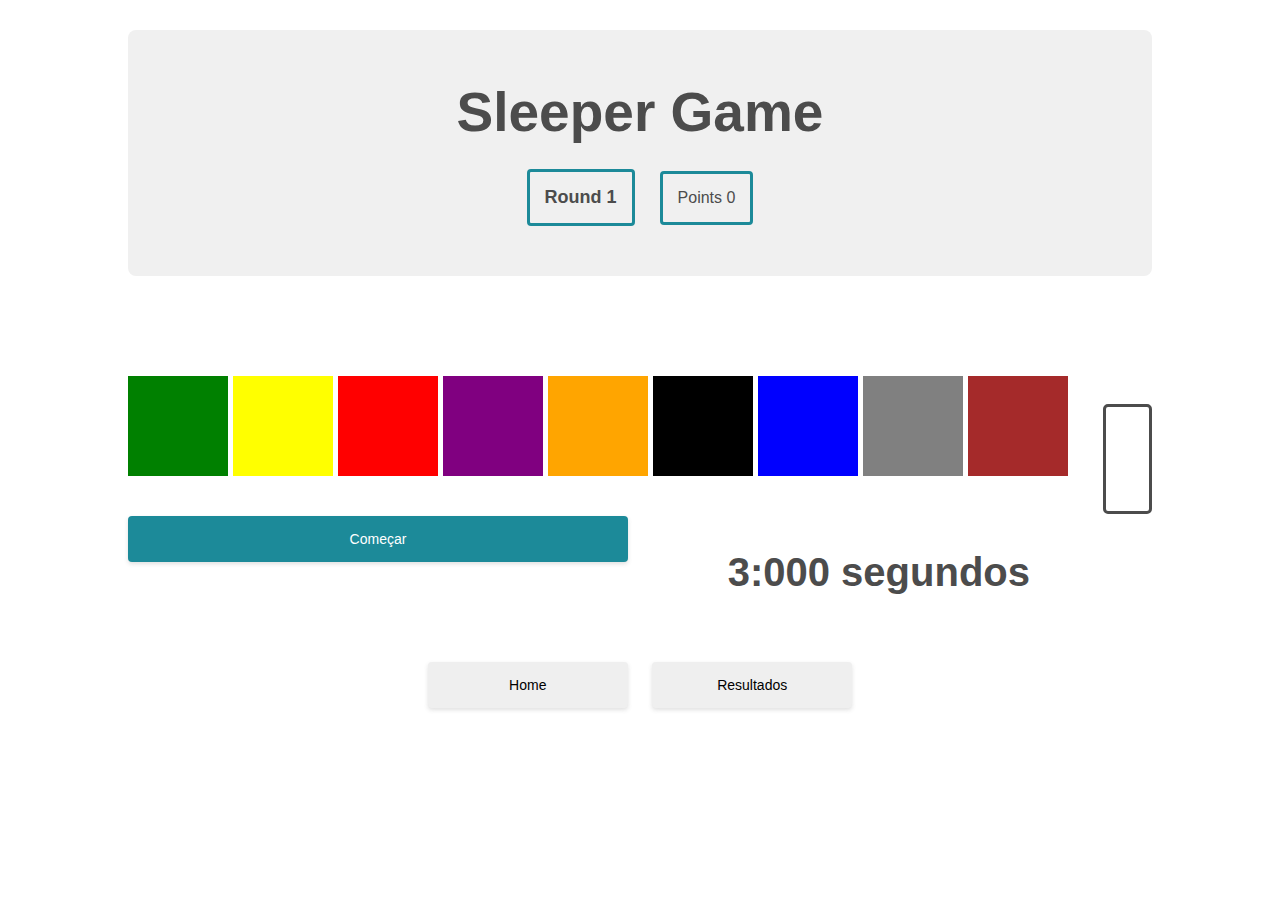
<file: pages/game.html>
<!DOCTYPE html>
<html lang="en">
  <head>
    <meta charset="UTF-8" />
    <meta http-equiv="X-UA-Compatible" content="IE=edge" />
    <meta name="viewport" content="width=device-width, initial-scale=1.0" />
    <link rel="stylesheet" href="../styles/game/settings.css" />
    <link rel="stylesheet" href="../styles/game/game.css" />
    <link rel="stylesheet" href="../styles/global.css" />
    <title>Jogo | Sleeper Game</title>
  </head>
  <body>
    <header>
      <h1>Sleeper Game</h1>
      <section class="stats">
        <p class="stats-info">Round <span class="round">1</span></p>
        <p class="stats-info">Points <span class="points">0</span></p>
      </section>
    </header>

    <div class="bg-modal"></div>

    <main>
      <div class="modal">
        <div class="title">
          <p>Você perdeu!</p>
        </div>
        <div class="description-game">
          <p class="rounds-played"></p>
          <p class="points-played"></p>
        </div>
        <div class="container-buttons">
          <button class="button-modal dismiss">Voltar a jogar</button>
          <button class="button-modal save-progress">Registrar progresso</button>
          <a href="../pages/home.html"><button class="button-modal save-progress">Home</button></a>
        </div>
      </div>

      <div class="second-modal">
        <div class="title">
          <p class="description">Salvar progresso</p>
          <input class="input-name" text="name" placeholder="Digite seu nome" />
        </div>
        <button class="save-data">Salvar</button>
      </div>

      <div class="container-content">
        <div class="left-side">
          <section class="game">
            <div class="colors">
              <div style="background: green" class="color-box"></div>
              <div style="background: yellow" class="color-box"></div>
              <div style="background: red" class="color-box"></div>
              <div style="background: purple" class="color-box"></div>
              <div style="background: orange" class="color-box"></div>
              <div style="background: black" class="color-box"></div>
              <div style="background: blue" class="color-box"></div>
              <div style="background: grey" class="color-box"></div>
              <div style="background: brown" class="color-box"></div>
            </div>
          </section>
          <section class="description">
            <button id="start">Começar</button>
          </section>
        </div>

        <section class="info-game">
          <h3 class="color-name">&nbsp;</h3>
          <p id="timer">&nbsp;</p>
        </section>
      </div>

      <div class="containers-button">
        <a href="../pages/home.html"><button class="navigation">Home</button></a>
        <a href="../pages/results.html"><button class="navigation">Resultados</button></a>
      </div>
    </main>
  </body>
  <script src="../scripts/game.js"></script>
</html>
</file>
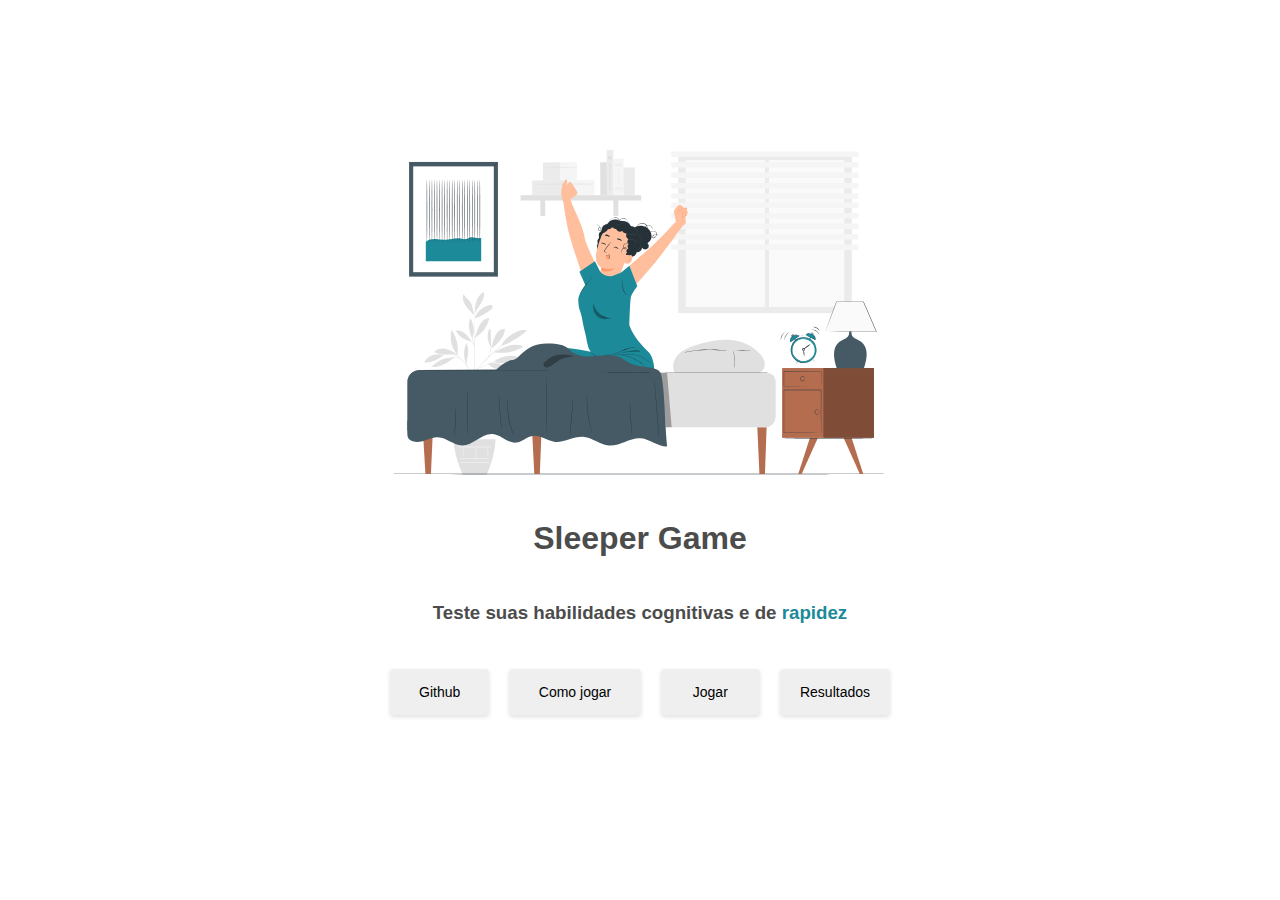
<file: pages/home.html>
<!DOCTYPE html>
<html lang="en">
  <head>
    <meta charset="UTF-8" />
    <meta http-equiv="X-UA-Compatible" content="IE=edge" />
    <meta name="viewport" content="width=device-width, initial-scale=1.0" />
    <link rel="stylesheet" href="../styles/home.css" />
    <link rel="stylesheet" href="../styles/global.css" />
    <link rel="stylesheet" href="../styles/game/settings.css" />
    <title>Home | Sleeper Game</title>
  </head>
  <body>
    <div class="bg-modal"></div>
    <div class="bg-modal"></div>
    <div class="modal">
      <div class="title">
        <p class="description">Como jogar Sleeper Game</p>
        <div class="description">
          <ul>
            <li>No Sleeper Game, você só precisa clicar no botão com a cor correspondente ao seu alvo</li>
            <li>O alvo sempre será na <b>cor em que a palavra gerada na tela for escrita</b></li>
            <li><b>Não durma</b> e clique na cor correta antes que o tempo acabe</li>
          </ul>
        </div>
      </div>
      <div class="container-button">
        <button class="dismiss">Ok</button>
      </div>
    </div>

    <main>
      <img src="../assets/sleep.svg" />
      <h1>Sleeper Game</h1>
      <h3>Teste suas habilidades cognitivas e de <span class="text-colored">rapidez</span></h3>

      <div class="container-button">
        <a href="https://github.com/gxlpes/atos-front/tree/007_aula_291122" target="_blank"
          ><button class="hover-color">Github</button></a
        >
        <button class="como-jogar hover-color">Como jogar</button>
        <a href="game.html"><button class="hover-color">Jogar</button></a>
        <a href="results.html"><button class="hover-color">Resultados</button></a>
      </div>
    </main>
  </body>
  <script src="../scripts/home.js"></script>
</html>
</file>
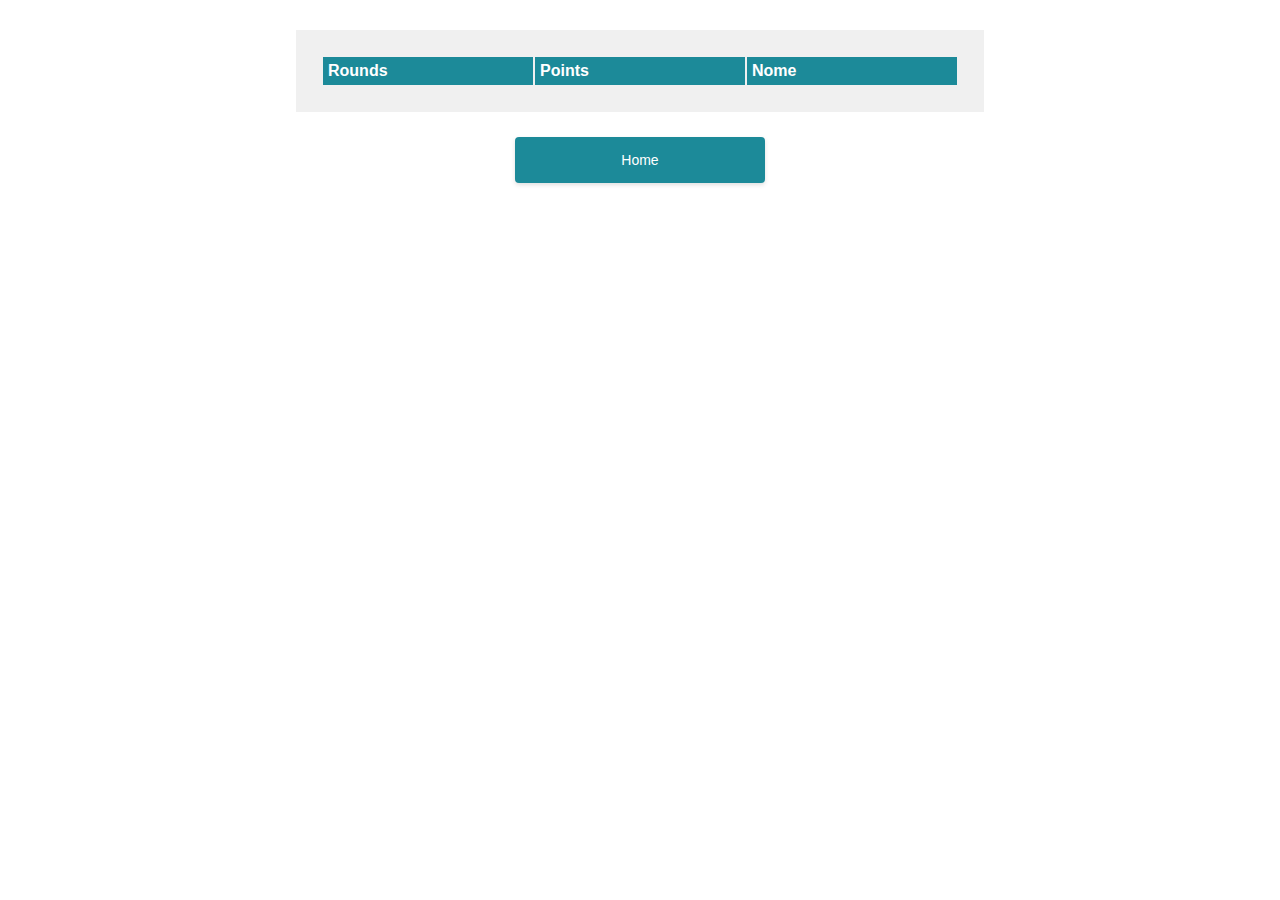
<file: pages/results.html>
<!DOCTYPE html>
<html lang="en">
  <head>
    <meta charset="UTF-8" />
    <meta http-equiv="X-UA-Compatible" content="IE=edge" />
    <meta name="viewport" content="width=device-width, initial-scale=1.0" />
    <link rel="stylesheet" href="../styles/table.css" />
    <link rel="stylesheet" href="../styles/global.css" />
    <title>Resultados | Sleeper Game</title>
  </head>
  <body>
    <main>
      <table>
        <tbody>
          <th>Rounds</th>
          <th>Points</th>
          <th>Nome</th>
        </tbody>
      </table>
      <a href="../pages/home.html"><button>Home</button></a>
    </main>
  </body>
  <script src="../scripts/results.js"></script>
</html>
</file>
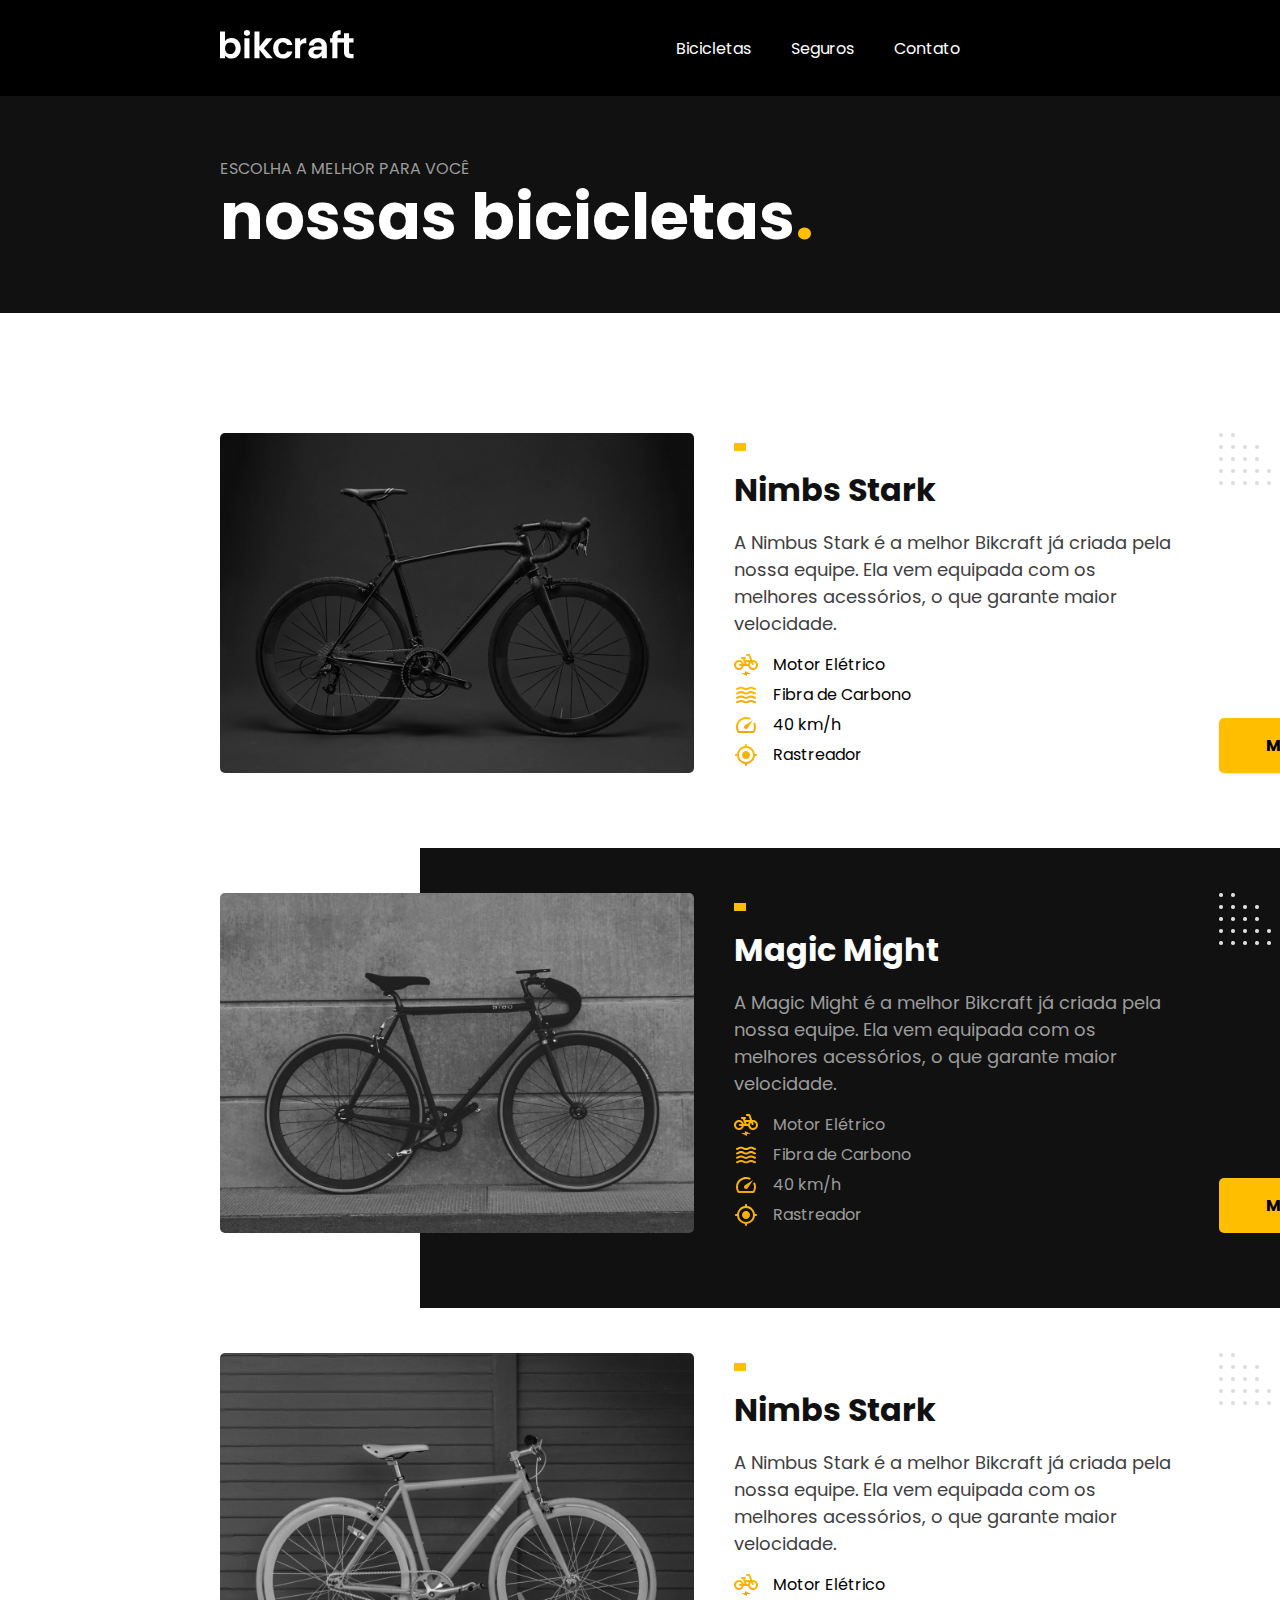
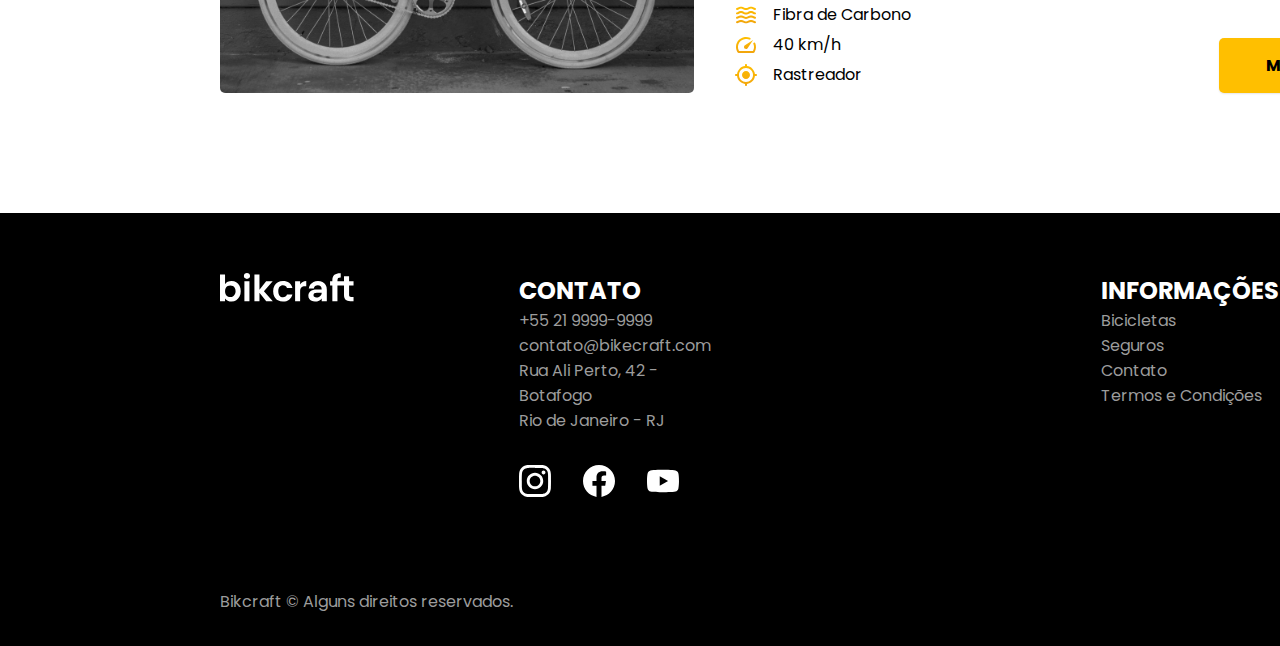
<file: pages/bicicletas/bicicletas.html>
<!DOCTYPE html>
<html lang="en">
  <head>
    <meta charset="UTF-8" />
    <meta http-equiv="X-UA-Compatible" content="IE=edge" />
    <meta name="viewport" content="width=device-width, initial-scale=1.0" />
    <link rel="stylesheet" href="../bicicletas/styles/bicicletas.css" />
    <link rel="preconnect" href="https://fonts.googleapis.com" />
    <link rel="preconnect" href="https://fonts.gstatic.com" crossorigin />
    <link href="https://fonts.googleapis.com/css2?family=Poppins:wght@400;600&display=swap" rel="stylesheet" />
    <link href="https://fonts.googleapis.com/css2?family=Merriweather:wght@900&display=swap" rel="stylesheet" />
    <title>Bicicletas</title>
  </head>
  <body>
    <header>
      <div>
        <a href="../main/main.html">
        <svg class="logo" width="134" height="29" viewBox="0 0 134 29" fill="none" xmlns="http://www.w3.org/2000/svg">
          <path
            d="M5.04 11.196C5.688 10.236 6.576 9.456 7.704 8.856C8.856 8.256 10.164 7.956 11.628 7.956C13.332 7.956 14.868 8.376 16.236 9.216C17.628 10.056 18.72 11.256 19.512 12.816C20.328 14.352 20.736 16.14 20.736 18.18C20.736 20.22 20.328 22.032 19.512 23.616C18.72 25.176 17.628 26.388 16.236 27.252C14.868 28.116 13.332 28.548 11.628 28.548C10.14 28.548 8.832 28.26 7.704 27.684C6.6 27.084 5.712 26.316 5.04 25.38V28.224H0V1.584H5.04V11.196ZM15.588 18.18C15.588 16.98 15.336 15.948 14.832 15.084C14.352 14.196 13.704 13.524 12.888 13.068C12.1004 12.6131 11.2055 12.377 10.296 12.384C9.384 12.384 8.52 12.624 7.704 13.104C6.912 13.56 6.264 14.232 5.76 15.12C5.28 16.008 5.04 17.052 5.04 18.252C5.04 19.452 5.28 20.496 5.76 21.384C6.264 22.272 6.912 22.956 7.704 23.436C8.52 23.892 9.384 24.12 10.296 24.12C11.232 24.12 12.096 23.88 12.888 23.4C13.704 22.92 14.352 22.236 14.832 21.348C15.336 20.46 15.588 19.404 15.588 18.18ZM26.954 5.904C26.066 5.904 25.322 5.628 24.722 5.076C24.146 4.5 23.858 3.792 23.858 2.952C23.858 2.112 24.146 1.416 24.722 0.864C25.322 0.288 26.066 0 26.954 0C27.842 0 28.574 0.288 29.15 0.864C29.75 1.416 30.05 2.112 30.05 2.952C30.05 3.792 29.75 4.5 29.15 5.076C28.574 5.628 27.842 5.904 26.954 5.904ZM29.438 8.28V28.224H24.398V8.28H29.438ZM46.226 28.224L39.458 19.728V28.224H34.418V1.584H39.458V16.74L46.154 8.28H52.706L43.922 18.288L52.778 28.224H46.226ZM53.145 18.252C53.145 16.188 53.565 14.388 54.405 12.852C55.245 11.292 56.409 10.092 57.897 9.252C59.385 8.388 61.089 7.956 63.009 7.956C65.481 7.956 67.521 8.58 69.129 9.828C70.761 11.052 71.853 12.78 72.405 15.012H66.97C66.682 14.148 66.19 13.476 65.494 12.996C64.822 12.492 63.982 12.24 62.974 12.24C61.534 12.24 60.394 12.768 59.554 13.824C58.714 14.856 58.294 16.332 58.294 18.252C58.294 20.148 58.714 21.624 59.554 22.68C60.394 23.712 61.534 24.228 62.974 24.228C65.014 24.228 66.346 23.316 66.97 21.492H72.406C71.854 23.652 70.762 25.368 69.13 26.64C67.498 27.912 65.458 28.548 63.01 28.548C61.09 28.548 59.386 28.128 57.898 27.288C56.4218 26.4362 55.2125 25.1895 54.406 23.688C53.566 22.128 53.146 20.316 53.146 18.252H53.145ZM80.138 11.376C80.756 10.3495 81.6227 9.4952 82.658 8.892C83.714 8.292 84.914 7.992 86.258 7.992V13.284H84.926C83.342 13.284 82.142 13.656 81.326 14.4C80.534 15.144 80.138 16.44 80.138 18.288V28.224H75.098V8.28H80.138V11.376ZM101.712 25.38C101.16 26.292 100.26 27.06 99.012 27.684C97.764 28.284 96.42 28.584 94.98 28.584C93.732 28.584 92.604 28.332 91.596 27.828C90.588 27.324 89.796 26.628 89.22 25.74C88.644 24.852 88.356 23.832 88.356 22.68C88.356 20.832 89.04 19.32 90.408 18.144C91.8 16.968 93.876 16.38 96.636 16.38H101.712C101.664 15.108 101.292 14.1 100.596 13.356C99.924 12.588 98.988 12.204 97.788 12.204C96.732 12.204 95.856 12.492 95.16 13.068C94.464 13.62 94.02 14.4 93.828 15.408H88.788C89.028 13.968 89.544 12.684 90.336 11.556C91.1449 10.41 92.2362 9.4923 93.504 8.892C94.824 8.244 96.3 7.92 97.932 7.92C99.612 7.92 101.124 8.268 102.468 8.964C103.803 9.6289 104.916 10.6669 105.672 11.952C106.44 13.248 106.824 14.772 106.824 16.524V28.224H101.712V25.38ZM96.456 24.516C97.296 24.516 98.112 24.336 98.904 23.976C99.72 23.616 100.392 23.076 100.92 22.356C101.448 21.636 101.712 20.784 101.712 19.8V19.656H96.924C95.772 19.656 94.908 19.884 94.332 20.34C93.78 20.796 93.504 21.396 93.504 22.14C93.504 22.86 93.756 23.436 94.26 23.868C94.788 24.3 95.52 24.516 96.456 24.516ZM117.453 12.42V28.224H112.341V12.42H110.073V8.28H112.341V7.272C112.341 4.824 113.037 3.024 114.429 1.872C115.821 0.72 117.921 0.18 120.729 0.252V4.5C119.505 4.476 118.653 4.68 118.173 5.112C117.693 5.544 117.453 6.324 117.453 7.452V8.28H124.003V3.348H129.079V8.28H133.543V12.42H129.079V22.068C129.079 22.74 129.235 23.232 129.547 23.544C129.883 23.832 130.435 23.976 131.203 23.976H133.543V28.224H130.375C126.127 28.224 124.003 26.16 124.003 22.032V12.42H117.453Z"
          />
        </svg>
        </a>
      </div>
      <nav>
        <ul>
          <li><a href="../bicicletas/bicicletas.html">Bicicletas</a></li>
          <li><a href="../seguro/seguro.html">Seguros</a></li>
          <li><a href="../contato/contato.html">Contato</a></li>
        </ul>
      </nav>
    </header>
    <section id="bicicletas">
      <article class="title">
        <p>ESCOLHA A MELHOR PARA VOCÊ</p>
        <h1>nossas bicicletas<span class="yellow-dot">.</span></h1>
      </article>
      <article class="bike">
        <img class="bike-photo" src="../../resources/images/bike1.png" alt="bike" />
        <div class="article-text">
          <div class="yellow-retangle"></div>
          <h3>Nimbs Stark</h3>
          <p>
            A Nimbus Stark é a melhor Bikcraft já criada pela nossa equipe. Ela vem equipada com os melhores acessórios, o
            que garante maior velocidade.
          </p>
          <ul>
            <li><img src="../../resources/svg/bike.svg" /> Motor Elétrico</li>
            <li><img src="../../resources/svg/carbono.svg" /> Fibra de Carbono</li>
            <li><img src="../../resources/svg/velocidade.svg" /> 40 km/h</li>
            <li><img src="../../resources/svg/rastreador.svg" /> Rastreador</li>
          </ul>
        </div>
        <div class="other">
          <img class="balls" src="../../resources/images/balls-light.png" alt="balls" />
          <button><a href="../../pages/detail/detail.html">MAIS SOBRE <img src="../../resources/svg/seta.svg" /></a></button>
        </div>
      </article>
      <article class="bike">
        <div class="black-bg"></div>
        <img class="bike-photo" src="../../resources/images/bike2.png" alt="bike" />
        <div class="article-text">
          <div class="yellow-retangle"></div>
          <h3 class="white-h3">Magic Might</h3>
          <p class="white-p">
            A Magic Might é a melhor Bikcraft já criada pela nossa equipe. Ela vem equipada com os melhores acessórios, o que
            garante maior velocidade.
          </p>
          <ul class="white-ul">
            <li><img src="../../resources/svg/bike.svg" /> Motor Elétrico</li>
            <li><img src="../../resources/svg/carbono.svg" /> Fibra de Carbono</li>
            <li><img src="../../resources/svg/velocidade.svg" /> 40 km/h</li>
            <li><img src="../../resources/svg/rastreador.svg" /> Rastreador</li>
          </ul>
        </div>
        <div class="other">
          <img class="balls" src="../../resources/images/balls-light.png" alt="balls" />
          <button><a href="../../pages/detail/detail.html">MAIS SOBRE <img src="../../resources/svg/seta.svg" /></a></button>
        </div>
      </article>
      <article class="bike">
        <img class="bike-photo" src="../../resources/images/bike3.png" alt="bike" />
        <div class="article-text">
          <div class="yellow-retangle"></div>
          <h3>Nimbs Stark</h3>
          <p>
            A Nimbus Stark é a melhor Bikcraft já criada pela nossa equipe. Ela vem equipada com os melhores acessórios, o
            que garante maior velocidade.
          </p>
          <ul>
            <li><img src="../../resources/svg/bike.svg" /> Motor Elétrico</li>
            <li><img src="../../resources/svg/carbono.svg" /> Fibra de Carbono</li>
            <li><img src="../../resources/svg/velocidade.svg" /> 40 km/h</li>
            <li><img src="../../resources/svg/rastreador.svg" /> Rastreador</li>
          </ul>
        </div>
        <div class="other">
          <img class="balls" src="../../resources/images/balls-light.png" alt="balls" />
          <button><a href="../../pages/detail/detail.html">MAIS SOBRE <img src="../../resources/svg/seta.svg" /></a></button>
        </div>
      </article>
    </section>
    <footer>
      <section id="content-footer">
        <div class="first-container-footer">
          <svg class="logo" width="134" height="29" viewBox="0 0 134 29" fill="none" xmlns="http://www.w3.org/2000/svg">
            <path
              d="M5.04 11.196C5.688 10.236 6.576 9.456 7.704 8.856C8.856 8.256 10.164 7.956 11.628 7.956C13.332 7.956 14.868 8.376 16.236 9.216C17.628 10.056 18.72 11.256 19.512 12.816C20.328 14.352 20.736 16.14 20.736 18.18C20.736 20.22 20.328 22.032 19.512 23.616C18.72 25.176 17.628 26.388 16.236 27.252C14.868 28.116 13.332 28.548 11.628 28.548C10.14 28.548 8.832 28.26 7.704 27.684C6.6 27.084 5.712 26.316 5.04 25.38V28.224H0V1.584H5.04V11.196ZM15.588 18.18C15.588 16.98 15.336 15.948 14.832 15.084C14.352 14.196 13.704 13.524 12.888 13.068C12.1004 12.6131 11.2055 12.377 10.296 12.384C9.384 12.384 8.52 12.624 7.704 13.104C6.912 13.56 6.264 14.232 5.76 15.12C5.28 16.008 5.04 17.052 5.04 18.252C5.04 19.452 5.28 20.496 5.76 21.384C6.264 22.272 6.912 22.956 7.704 23.436C8.52 23.892 9.384 24.12 10.296 24.12C11.232 24.12 12.096 23.88 12.888 23.4C13.704 22.92 14.352 22.236 14.832 21.348C15.336 20.46 15.588 19.404 15.588 18.18ZM26.954 5.904C26.066 5.904 25.322 5.628 24.722 5.076C24.146 4.5 23.858 3.792 23.858 2.952C23.858 2.112 24.146 1.416 24.722 0.864C25.322 0.288 26.066 0 26.954 0C27.842 0 28.574 0.288 29.15 0.864C29.75 1.416 30.05 2.112 30.05 2.952C30.05 3.792 29.75 4.5 29.15 5.076C28.574 5.628 27.842 5.904 26.954 5.904ZM29.438 8.28V28.224H24.398V8.28H29.438ZM46.226 28.224L39.458 19.728V28.224H34.418V1.584H39.458V16.74L46.154 8.28H52.706L43.922 18.288L52.778 28.224H46.226ZM53.145 18.252C53.145 16.188 53.565 14.388 54.405 12.852C55.245 11.292 56.409 10.092 57.897 9.252C59.385 8.388 61.089 7.956 63.009 7.956C65.481 7.956 67.521 8.58 69.129 9.828C70.761 11.052 71.853 12.78 72.405 15.012H66.97C66.682 14.148 66.19 13.476 65.494 12.996C64.822 12.492 63.982 12.24 62.974 12.24C61.534 12.24 60.394 12.768 59.554 13.824C58.714 14.856 58.294 16.332 58.294 18.252C58.294 20.148 58.714 21.624 59.554 22.68C60.394 23.712 61.534 24.228 62.974 24.228C65.014 24.228 66.346 23.316 66.97 21.492H72.406C71.854 23.652 70.762 25.368 69.13 26.64C67.498 27.912 65.458 28.548 63.01 28.548C61.09 28.548 59.386 28.128 57.898 27.288C56.4218 26.4362 55.2125 25.1895 54.406 23.688C53.566 22.128 53.146 20.316 53.146 18.252H53.145ZM80.138 11.376C80.756 10.3495 81.6227 9.4952 82.658 8.892C83.714 8.292 84.914 7.992 86.258 7.992V13.284H84.926C83.342 13.284 82.142 13.656 81.326 14.4C80.534 15.144 80.138 16.44 80.138 18.288V28.224H75.098V8.28H80.138V11.376ZM101.712 25.38C101.16 26.292 100.26 27.06 99.012 27.684C97.764 28.284 96.42 28.584 94.98 28.584C93.732 28.584 92.604 28.332 91.596 27.828C90.588 27.324 89.796 26.628 89.22 25.74C88.644 24.852 88.356 23.832 88.356 22.68C88.356 20.832 89.04 19.32 90.408 18.144C91.8 16.968 93.876 16.38 96.636 16.38H101.712C101.664 15.108 101.292 14.1 100.596 13.356C99.924 12.588 98.988 12.204 97.788 12.204C96.732 12.204 95.856 12.492 95.16 13.068C94.464 13.62 94.02 14.4 93.828 15.408H88.788C89.028 13.968 89.544 12.684 90.336 11.556C91.1449 10.41 92.2362 9.4923 93.504 8.892C94.824 8.244 96.3 7.92 97.932 7.92C99.612 7.92 101.124 8.268 102.468 8.964C103.803 9.6289 104.916 10.6669 105.672 11.952C106.44 13.248 106.824 14.772 106.824 16.524V28.224H101.712V25.38ZM96.456 24.516C97.296 24.516 98.112 24.336 98.904 23.976C99.72 23.616 100.392 23.076 100.92 22.356C101.448 21.636 101.712 20.784 101.712 19.8V19.656H96.924C95.772 19.656 94.908 19.884 94.332 20.34C93.78 20.796 93.504 21.396 93.504 22.14C93.504 22.86 93.756 23.436 94.26 23.868C94.788 24.3 95.52 24.516 96.456 24.516ZM117.453 12.42V28.224H112.341V12.42H110.073V8.28H112.341V7.272C112.341 4.824 113.037 3.024 114.429 1.872C115.821 0.72 117.921 0.18 120.729 0.252V4.5C119.505 4.476 118.653 4.68 118.173 5.112C117.693 5.544 117.453 6.324 117.453 7.452V8.28H124.003V3.348H129.079V8.28H133.543V12.42H129.079V22.068C129.079 22.74 129.235 23.232 129.547 23.544C129.883 23.832 130.435 23.976 131.203 23.976H133.543V28.224H130.375C126.127 28.224 124.003 26.16 124.003 22.032V12.42H117.453Z"
            />
          </svg>
        </div>
        <div class="text-section">
          <div class="second-container-footer">
            <h3>CONTATO</h3>
            <p>+55 21 9999-9999</p>
            <p>contato@bikecraft.com</p>
            <p>Rua Ali Perto, 42 - Botafogo</p>
            <p>Rio de Janeiro - RJ</p>
            <div class="logos-social">
              <img src="../../resources/svg/instagram.svg" alt="instagram" />
              <img src="../../resources/svg/facebook.svg" alt="facebook.svg" />
              <img src="../../resources/svg/youtube.svg" alt="youtube" />
            </div>
          </div>
          <div class="third-container-footer">
            <h3>INFORMAÇÕES</h3>
            <ul>
              <li><a href="../bicicletas/bicicletas.html">Bicicletas</a></li>
              <li><a href="../seguro/seguro.html">Seguros</a></li>
              <li><a href="../contato/contato.html">Contato</a></li>
              <li><a href="../termos/termos.html">Termos e Condições</a></li>
            </ul>
          </div>
        </div>
      </section>

      <p>Bikcraft © Alguns direitos reservados.</p>
    </footer>
  </body>
</html>
</file>
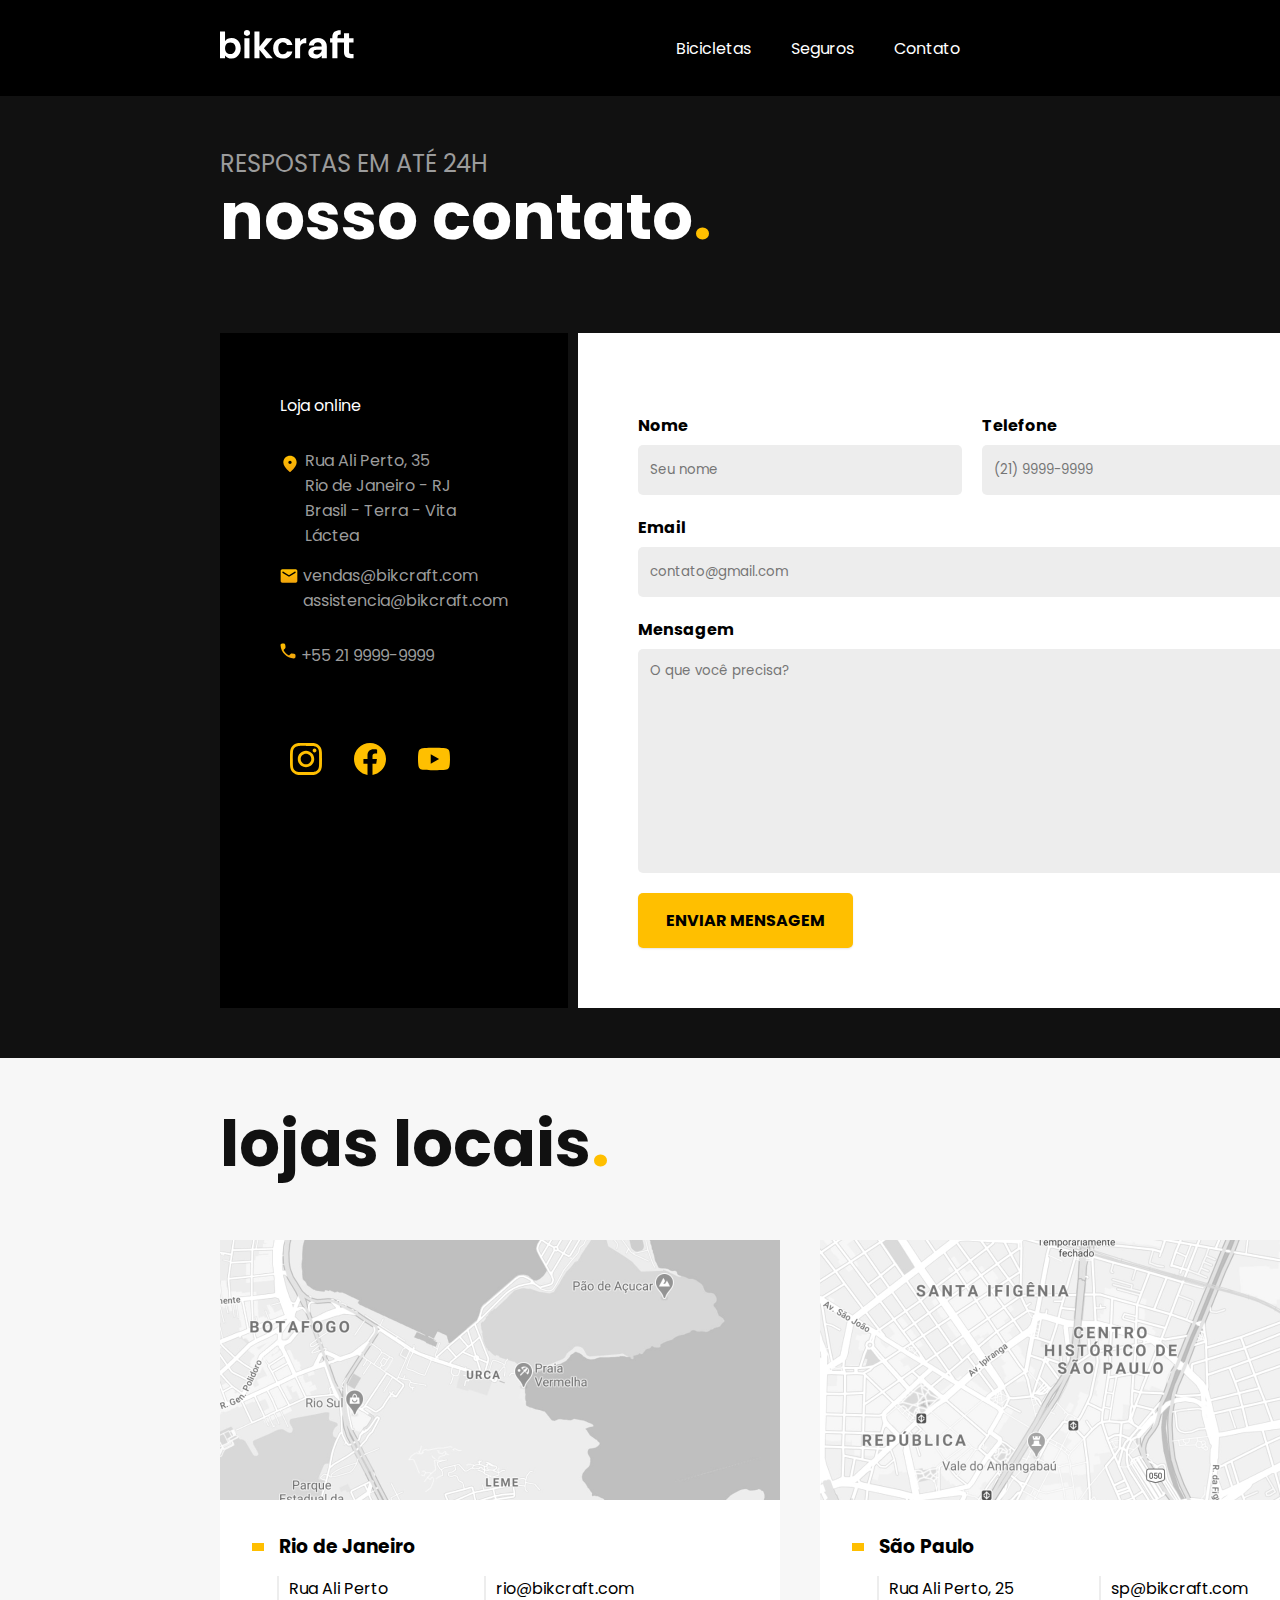
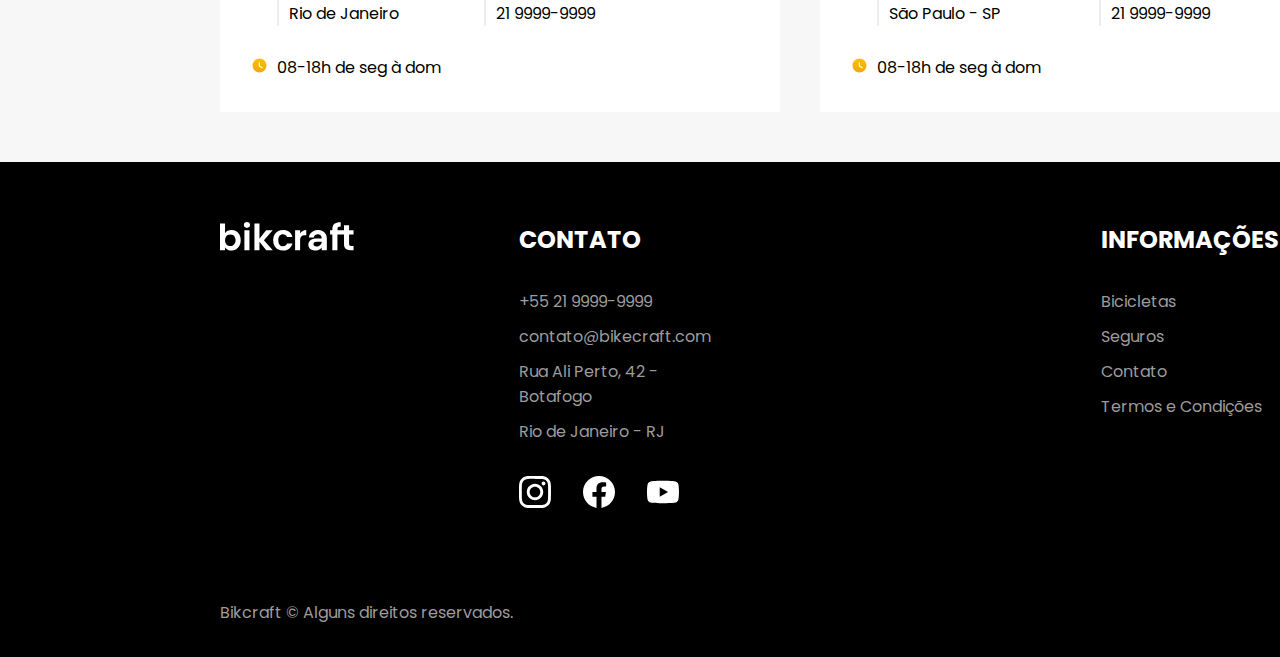
<file: pages/contato/contato.html>
<!DOCTYPE html>
<html lang="en">
  <head>
    <meta charset="UTF-8" />
    <meta http-equiv="X-UA-Compatible" content="IE=edge" />
    <meta name="viewport" content="width=device-width, initial-scale=1.0" />
    <link rel="stylesheet" href="../contato/styles/contato.css" />
    <link rel="preconnect" href="https://fonts.googleapis.com" />
    <link rel="preconnect" href="https://fonts.gstatic.com" crossorigin />
    <link href="https://fonts.googleapis.com/css2?family=Poppins:wght@400;600&display=swap" rel="stylesheet" />
    <link href="https://fonts.googleapis.com/css2?family=Merriweather:wght@900&display=swap" rel="stylesheet" />
    <title>Contato</title>
  </head>
  <body>
    <header>
      <div>
        <a href="../main/main.html">
        <svg class="logo" width="134" height="29" viewBox="0 0 134 29" fill="none" xmlns="http://www.w3.org/2000/svg">
          <path
            d="M5.04 11.196C5.688 10.236 6.576 9.456 7.704 8.856C8.856 8.256 10.164 7.956 11.628 7.956C13.332 7.956 14.868 8.376 16.236 9.216C17.628 10.056 18.72 11.256 19.512 12.816C20.328 14.352 20.736 16.14 20.736 18.18C20.736 20.22 20.328 22.032 19.512 23.616C18.72 25.176 17.628 26.388 16.236 27.252C14.868 28.116 13.332 28.548 11.628 28.548C10.14 28.548 8.832 28.26 7.704 27.684C6.6 27.084 5.712 26.316 5.04 25.38V28.224H0V1.584H5.04V11.196ZM15.588 18.18C15.588 16.98 15.336 15.948 14.832 15.084C14.352 14.196 13.704 13.524 12.888 13.068C12.1004 12.6131 11.2055 12.377 10.296 12.384C9.384 12.384 8.52 12.624 7.704 13.104C6.912 13.56 6.264 14.232 5.76 15.12C5.28 16.008 5.04 17.052 5.04 18.252C5.04 19.452 5.28 20.496 5.76 21.384C6.264 22.272 6.912 22.956 7.704 23.436C8.52 23.892 9.384 24.12 10.296 24.12C11.232 24.12 12.096 23.88 12.888 23.4C13.704 22.92 14.352 22.236 14.832 21.348C15.336 20.46 15.588 19.404 15.588 18.18ZM26.954 5.904C26.066 5.904 25.322 5.628 24.722 5.076C24.146 4.5 23.858 3.792 23.858 2.952C23.858 2.112 24.146 1.416 24.722 0.864C25.322 0.288 26.066 0 26.954 0C27.842 0 28.574 0.288 29.15 0.864C29.75 1.416 30.05 2.112 30.05 2.952C30.05 3.792 29.75 4.5 29.15 5.076C28.574 5.628 27.842 5.904 26.954 5.904ZM29.438 8.28V28.224H24.398V8.28H29.438ZM46.226 28.224L39.458 19.728V28.224H34.418V1.584H39.458V16.74L46.154 8.28H52.706L43.922 18.288L52.778 28.224H46.226ZM53.145 18.252C53.145 16.188 53.565 14.388 54.405 12.852C55.245 11.292 56.409 10.092 57.897 9.252C59.385 8.388 61.089 7.956 63.009 7.956C65.481 7.956 67.521 8.58 69.129 9.828C70.761 11.052 71.853 12.78 72.405 15.012H66.97C66.682 14.148 66.19 13.476 65.494 12.996C64.822 12.492 63.982 12.24 62.974 12.24C61.534 12.24 60.394 12.768 59.554 13.824C58.714 14.856 58.294 16.332 58.294 18.252C58.294 20.148 58.714 21.624 59.554 22.68C60.394 23.712 61.534 24.228 62.974 24.228C65.014 24.228 66.346 23.316 66.97 21.492H72.406C71.854 23.652 70.762 25.368 69.13 26.64C67.498 27.912 65.458 28.548 63.01 28.548C61.09 28.548 59.386 28.128 57.898 27.288C56.4218 26.4362 55.2125 25.1895 54.406 23.688C53.566 22.128 53.146 20.316 53.146 18.252H53.145ZM80.138 11.376C80.756 10.3495 81.6227 9.4952 82.658 8.892C83.714 8.292 84.914 7.992 86.258 7.992V13.284H84.926C83.342 13.284 82.142 13.656 81.326 14.4C80.534 15.144 80.138 16.44 80.138 18.288V28.224H75.098V8.28H80.138V11.376ZM101.712 25.38C101.16 26.292 100.26 27.06 99.012 27.684C97.764 28.284 96.42 28.584 94.98 28.584C93.732 28.584 92.604 28.332 91.596 27.828C90.588 27.324 89.796 26.628 89.22 25.74C88.644 24.852 88.356 23.832 88.356 22.68C88.356 20.832 89.04 19.32 90.408 18.144C91.8 16.968 93.876 16.38 96.636 16.38H101.712C101.664 15.108 101.292 14.1 100.596 13.356C99.924 12.588 98.988 12.204 97.788 12.204C96.732 12.204 95.856 12.492 95.16 13.068C94.464 13.62 94.02 14.4 93.828 15.408H88.788C89.028 13.968 89.544 12.684 90.336 11.556C91.1449 10.41 92.2362 9.4923 93.504 8.892C94.824 8.244 96.3 7.92 97.932 7.92C99.612 7.92 101.124 8.268 102.468 8.964C103.803 9.6289 104.916 10.6669 105.672 11.952C106.44 13.248 106.824 14.772 106.824 16.524V28.224H101.712V25.38ZM96.456 24.516C97.296 24.516 98.112 24.336 98.904 23.976C99.72 23.616 100.392 23.076 100.92 22.356C101.448 21.636 101.712 20.784 101.712 19.8V19.656H96.924C95.772 19.656 94.908 19.884 94.332 20.34C93.78 20.796 93.504 21.396 93.504 22.14C93.504 22.86 93.756 23.436 94.26 23.868C94.788 24.3 95.52 24.516 96.456 24.516ZM117.453 12.42V28.224H112.341V12.42H110.073V8.28H112.341V7.272C112.341 4.824 113.037 3.024 114.429 1.872C115.821 0.72 117.921 0.18 120.729 0.252V4.5C119.505 4.476 118.653 4.68 118.173 5.112C117.693 5.544 117.453 6.324 117.453 7.452V8.28H124.003V3.348H129.079V8.28H133.543V12.42H129.079V22.068C129.079 22.74 129.235 23.232 129.547 23.544C129.883 23.832 130.435 23.976 131.203 23.976H133.543V28.224H130.375C126.127 28.224 124.003 26.16 124.003 22.032V12.42H117.453Z"
          />
        </svg>
        </a>
      </div>
      <nav>
        <ul>
          <li><a href="../bicicletas/bicicletas.html">Bicicletas</a></li>
          <li><a href="../seguro/seguro.html">Seguros</a></li>
          <li><a href="../contato/contato.html">Contato</a></li>
        </ul>
      </nav>
    </header>
    <section id="contato">
      <div class="header-container">
        <p>RESPOSTAS EM ATÉ 24H</p>
        <h1>nosso contato<span class="yellow-dot">.</span></h1>
      </div>
      <div class="form-container-all">
        <div class="side-panel">
          <p>Loja online</p>
          <div class="endereco-panel">
            <img src="../../resources/svg/local.svg" />
            <ul>
              <li>Rua Ali Perto, 35</li>
              <li>Rio de Janeiro - RJ</li>
              <li>Brasil - Terra - Vita Láctea</li>
            </ul>
          </div>
          <div class="contato-panel">
            <img src="../../resources/svg/message.svg" />
            <ul>
              <li>vendas@bikcraft.com</li>
              <li>assistencia@bikcraft.com</li>
            </ul>
          </div>
          <div class="telefone-panel">
            <img src="../../resources/svg/telefone.svg" />
            <p>+55 21 9999-9999</p>
          </div>
          <div class="social-icons">
            <svg class="instagram" width="32" height="32" viewBox="0 0 32 32" xmlns="http://www.w3.org/2000/svg">
              <g clip-path="url(#clip0_16_97)">
                <path
                  d="M16 0C11.6533 0 11.1107 0.02 9.404 0.096C7.7 0.176 6.54 0.444 5.52 0.84C4.468 1.248 3.57467 1.796 2.68533 2.68533C1.796 3.57467 1.24667 4.46667 0.84 5.52C0.444 6.54 0.174667 7.7 0.096 9.404C0.016 11.1107 0 11.6533 0 16C0 20.3467 0.02 20.8893 0.096 22.596C0.176 24.2987 0.444 25.46 0.84 26.48C1.248 27.5307 1.796 28.4253 2.68533 29.3147C3.57467 30.2027 4.46667 30.7533 5.52 31.16C6.54133 31.5547 7.70133 31.8253 9.404 31.904C11.1107 31.984 11.6533 32 16 32C20.3467 32 20.8893 31.98 22.596 31.904C24.2987 31.824 25.46 31.5547 26.48 31.16C27.5307 30.752 28.4253 30.2027 29.3147 29.3147C30.2027 28.4253 30.7533 27.5347 31.16 26.48C31.5547 25.46 31.8253 24.2987 31.904 22.596C31.984 20.8893 32 20.3467 32 16C32 11.6533 31.98 11.1107 31.904 9.404C31.824 7.70133 31.5547 6.53867 31.16 5.52C30.752 4.468 30.2027 3.57467 29.3147 2.68533C28.4253 1.796 27.5347 1.24667 26.48 0.84C25.46 0.444 24.2987 0.174667 22.596 0.096C20.8893 0.016 20.3467 0 16 0ZM16 2.88C20.2707 2.88 20.78 2.90133 22.4667 2.97467C24.0267 3.048 24.8733 3.30667 25.436 3.528C26.1853 3.81733 26.716 4.164 27.2787 4.72267C27.8373 5.28267 28.184 5.81467 28.4733 6.564C28.692 7.12667 28.9533 7.97333 29.024 9.53333C29.1 11.2213 29.1173 11.728 29.1173 16C29.1173 20.272 29.0973 20.78 29.0187 22.4667C28.9373 24.0267 28.6773 24.8733 28.4573 25.436C28.1587 26.1853 27.8187 26.716 27.2587 27.2787C26.7 27.8373 26.16 28.184 25.4187 28.4733C24.8587 28.692 23.9987 28.9533 22.4387 29.024C20.74 29.1 20.24 29.1173 15.96 29.1173C11.6787 29.1173 11.1787 29.0973 9.48133 29.0187C7.92 28.9373 7.06 28.6773 6.5 28.4573C5.74133 28.1587 5.22 27.8187 4.66133 27.2587C4.1 26.7 3.74133 26.16 3.46133 25.4187C3.24133 24.8587 2.98267 23.9987 2.90133 22.4387C2.84133 20.7587 2.82 20.24 2.82 15.98C2.82 11.7187 2.84133 11.1987 2.90133 9.49867C2.98267 7.93867 3.24133 7.08 3.46133 6.52C3.74133 5.76 4.1 5.24 4.66133 4.67867C5.22 4.12 5.74133 3.76 6.5 3.48133C7.06 3.26 7.90133 3 9.46133 2.92C11.1613 2.86 11.6613 2.84 15.94 2.84L16 2.88ZM16 7.784C11.46 7.784 7.784 11.464 7.784 16C7.784 20.54 11.464 24.216 16 24.216C20.54 24.216 24.216 20.536 24.216 16C24.216 11.46 20.536 7.784 16 7.784ZM16 21.3333C13.0533 21.3333 10.6667 18.9467 10.6667 16C10.6667 13.0533 13.0533 10.6667 16 10.6667C18.9467 10.6667 21.3333 13.0533 21.3333 16C21.3333 18.9467 18.9467 21.3333 16 21.3333ZM26.4613 7.46C26.4613 8.52 25.6 9.38 24.5413 9.38C23.4813 9.38 22.6213 8.51867 22.6213 7.46C22.6213 6.40133 23.4827 5.54133 24.5413 5.54133C25.5987 5.54 26.4613 6.40133 26.4613 7.46Z"
                />
              </g>
              <defs>
                <clipPath id="clip0_16_97">
                  <rect width="32" height="32" fill="white" />
                </clipPath>
              </defs>
            </svg>
            <svg class="facebook" width="32" height="32" viewBox="0 0 32 32" xmlns="http://www.w3.org/2000/svg">
              <g clip-path="url(#clip0_16_95)">
                <path
                  d="M32 16.0977C32 7.26166 24.836 0.0976562 16 0.0976562C7.164 0.0976562 0 7.26166 0 16.0977C0 24.0843 5.85067 30.703 13.5 31.903V20.723H9.43733V16.0963H13.5V12.5737C13.5 8.56432 15.8893 6.34832 19.544 6.34832C21.2933 6.34832 23.1253 6.66166 23.1253 6.66166V10.599H21.1067C19.1187 10.599 18.4987 11.8323 18.4987 13.0977V16.0977H22.936L22.2267 20.7243H18.4987V31.9043C26.1493 30.703 32 24.083 32 16.0977Z"
                />
              </g>
              <defs>
                <clipPath id="clip0_16_95">
                  <rect width="32" height="32" fill="white" />
                </clipPath>
              </defs>
            </svg>

            <svg class="youtube" width="32" iheight="32" viewBox="0 0 32 32" xmlns="http://www.w3.org/2000/svg">
              <path
                d="M31.3307 8.2479C31.1499 7.56693 30.7934 6.94541 30.2968 6.44558C29.8003 5.94575 29.1811 5.58515 28.5013 5.3999C26.0067 4.72656 16 4.72656 16 4.72656C16 4.72656 5.99333 4.72656 3.49733 5.3999C2.81788 5.58548 2.19906 5.94621 1.70277 6.446C1.20648 6.9458 0.850122 7.56715 0.669333 8.2479C0 10.7599 0 15.9999 0 15.9999C0 15.9999 0 21.2399 0.669333 23.7519C0.850115 24.4329 1.20663 25.0544 1.70319 25.5542C2.19974 26.054 2.8189 26.4146 3.49867 26.5999C5.99333 27.2732 16 27.2732 16 27.2732C16 27.2732 26.0067 27.2732 28.5027 26.5999C29.1825 26.4148 29.8017 26.0542 30.2983 25.5544C30.7949 25.0545 31.1513 24.4329 31.332 23.7519C32 21.2399 32 15.9999 32 15.9999C32 15.9999 32 10.7599 31.3307 8.2479ZM12.7267 20.7572V11.2426L21.0907 15.9999L12.7267 20.7572Z"
              />
            </svg>
          </div>
        </div>
        <div class="form-container">
          <form action="post">
            <div class="first-row">
              <div class="input-name">
                <label for="name">Nome</label>
                <input type="text" id="name" placeholder="Seu nome" />
              </div>
              <div class="input-telefone">
                <label for="telefone">Telefone</label>
                <input type="text" id="name" placeholder="(21) 9999-9999" />
              </div>
            </div>
            <label for="email">Email</label>
            <input type="email" placeholder="contato@gmail.com" id="email" />
            <label for="mensagem">Mensagem</label>
            <textarea name="mensagem" id="mensagem" cols="30" rows="10" placeholder="O que você precisa?"></textarea>
            <button type="submit">ENVIAR MENSAGEM</button>
          </form>
        </div>
      </div>
    </section>
    <section id="lojas">
      <h1>lojas locais<span class="yellow-dot">.</span></h1>
      <div class="cards-container">
        <div class="card">
          <img src="../../resources/images/rio.png" alt="" />
          <div class="card-desc">
            <div class="card-header">
              <div class="retangle-yellow"></div>
              <h3>Rio de Janeiro</h3>
            </div>
            <div class="list-card">
              <ul>
                <li>Rua Ali Perto</li>
                <li>Rio de Janeiro</li>
              </ul>
              <ul>
                <li>rio@bikcraft.com</li>
                <li>21 9999-9999</li>
              </ul>
            </div>
            <div class="card-footer">
              <p><img src="../../resources/svg/time.svg" />08-18h de seg à dom</p>
            </div>
          </div>
        </div>
        <div class="card">
          <img src="../../resources/images/sp.png" alt="" />
          <div class="card-desc">
            <div class="card-header">
              <div class="retangle-yellow"></div>
              <h3>São Paulo</h3>
            </div>
            <div class="list-card">
              <ul>
                <li>Rua Ali Perto, 25</li>
                <li>São Paulo - SP</li>
              </ul>
              <ul>
                <li>sp@bikcraft.com</li>
                <li>21 9999-9999</li>
              </ul>
            </div>
            <div class="card-footer">
              <p><img src="../../resources/svg/time.svg" />08-18h de seg à dom</p>
            </div>
          </div>
        </div>
      </div>
    </section>
    <footer>
      <section id="content-footer">
        <div class="first-container-footer">
          <svg class="logo" width="134" height="29" viewBox="0 0 134 29" fill="none" xmlns="http://www.w3.org/2000/svg">
            <path
              d="M5.04 11.196C5.688 10.236 6.576 9.456 7.704 8.856C8.856 8.256 10.164 7.956 11.628 7.956C13.332 7.956 14.868 8.376 16.236 9.216C17.628 10.056 18.72 11.256 19.512 12.816C20.328 14.352 20.736 16.14 20.736 18.18C20.736 20.22 20.328 22.032 19.512 23.616C18.72 25.176 17.628 26.388 16.236 27.252C14.868 28.116 13.332 28.548 11.628 28.548C10.14 28.548 8.832 28.26 7.704 27.684C6.6 27.084 5.712 26.316 5.04 25.38V28.224H0V1.584H5.04V11.196ZM15.588 18.18C15.588 16.98 15.336 15.948 14.832 15.084C14.352 14.196 13.704 13.524 12.888 13.068C12.1004 12.6131 11.2055 12.377 10.296 12.384C9.384 12.384 8.52 12.624 7.704 13.104C6.912 13.56 6.264 14.232 5.76 15.12C5.28 16.008 5.04 17.052 5.04 18.252C5.04 19.452 5.28 20.496 5.76 21.384C6.264 22.272 6.912 22.956 7.704 23.436C8.52 23.892 9.384 24.12 10.296 24.12C11.232 24.12 12.096 23.88 12.888 23.4C13.704 22.92 14.352 22.236 14.832 21.348C15.336 20.46 15.588 19.404 15.588 18.18ZM26.954 5.904C26.066 5.904 25.322 5.628 24.722 5.076C24.146 4.5 23.858 3.792 23.858 2.952C23.858 2.112 24.146 1.416 24.722 0.864C25.322 0.288 26.066 0 26.954 0C27.842 0 28.574 0.288 29.15 0.864C29.75 1.416 30.05 2.112 30.05 2.952C30.05 3.792 29.75 4.5 29.15 5.076C28.574 5.628 27.842 5.904 26.954 5.904ZM29.438 8.28V28.224H24.398V8.28H29.438ZM46.226 28.224L39.458 19.728V28.224H34.418V1.584H39.458V16.74L46.154 8.28H52.706L43.922 18.288L52.778 28.224H46.226ZM53.145 18.252C53.145 16.188 53.565 14.388 54.405 12.852C55.245 11.292 56.409 10.092 57.897 9.252C59.385 8.388 61.089 7.956 63.009 7.956C65.481 7.956 67.521 8.58 69.129 9.828C70.761 11.052 71.853 12.78 72.405 15.012H66.97C66.682 14.148 66.19 13.476 65.494 12.996C64.822 12.492 63.982 12.24 62.974 12.24C61.534 12.24 60.394 12.768 59.554 13.824C58.714 14.856 58.294 16.332 58.294 18.252C58.294 20.148 58.714 21.624 59.554 22.68C60.394 23.712 61.534 24.228 62.974 24.228C65.014 24.228 66.346 23.316 66.97 21.492H72.406C71.854 23.652 70.762 25.368 69.13 26.64C67.498 27.912 65.458 28.548 63.01 28.548C61.09 28.548 59.386 28.128 57.898 27.288C56.4218 26.4362 55.2125 25.1895 54.406 23.688C53.566 22.128 53.146 20.316 53.146 18.252H53.145ZM80.138 11.376C80.756 10.3495 81.6227 9.4952 82.658 8.892C83.714 8.292 84.914 7.992 86.258 7.992V13.284H84.926C83.342 13.284 82.142 13.656 81.326 14.4C80.534 15.144 80.138 16.44 80.138 18.288V28.224H75.098V8.28H80.138V11.376ZM101.712 25.38C101.16 26.292 100.26 27.06 99.012 27.684C97.764 28.284 96.42 28.584 94.98 28.584C93.732 28.584 92.604 28.332 91.596 27.828C90.588 27.324 89.796 26.628 89.22 25.74C88.644 24.852 88.356 23.832 88.356 22.68C88.356 20.832 89.04 19.32 90.408 18.144C91.8 16.968 93.876 16.38 96.636 16.38H101.712C101.664 15.108 101.292 14.1 100.596 13.356C99.924 12.588 98.988 12.204 97.788 12.204C96.732 12.204 95.856 12.492 95.16 13.068C94.464 13.62 94.02 14.4 93.828 15.408H88.788C89.028 13.968 89.544 12.684 90.336 11.556C91.1449 10.41 92.2362 9.4923 93.504 8.892C94.824 8.244 96.3 7.92 97.932 7.92C99.612 7.92 101.124 8.268 102.468 8.964C103.803 9.6289 104.916 10.6669 105.672 11.952C106.44 13.248 106.824 14.772 106.824 16.524V28.224H101.712V25.38ZM96.456 24.516C97.296 24.516 98.112 24.336 98.904 23.976C99.72 23.616 100.392 23.076 100.92 22.356C101.448 21.636 101.712 20.784 101.712 19.8V19.656H96.924C95.772 19.656 94.908 19.884 94.332 20.34C93.78 20.796 93.504 21.396 93.504 22.14C93.504 22.86 93.756 23.436 94.26 23.868C94.788 24.3 95.52 24.516 96.456 24.516ZM117.453 12.42V28.224H112.341V12.42H110.073V8.28H112.341V7.272C112.341 4.824 113.037 3.024 114.429 1.872C115.821 0.72 117.921 0.18 120.729 0.252V4.5C119.505 4.476 118.653 4.68 118.173 5.112C117.693 5.544 117.453 6.324 117.453 7.452V8.28H124.003V3.348H129.079V8.28H133.543V12.42H129.079V22.068C129.079 22.74 129.235 23.232 129.547 23.544C129.883 23.832 130.435 23.976 131.203 23.976H133.543V28.224H130.375C126.127 28.224 124.003 26.16 124.003 22.032V12.42H117.453Z"
            />
          </svg>
        </div>
        <div class="text-section">
          <div class="second-container-footer">
            <h3>CONTATO</h3>
            <p>+55 21 9999-9999</p>
            <p>contato@bikecraft.com</p>
            <p>Rua Ali Perto, 42 - Botafogo</p>
            <p>Rio de Janeiro - RJ</p>
            <div class="logos-social">
              <img src="../../resources/svg/instagram.svg" alt="instagram" />
              <img src="../../resources/svg/facebook.svg" alt="facebook.svg" />
              <img src="../../resources/svg/youtube.svg" alt="youtube" />
            </div>
          </div>
          <div class="third-container-footer">
            <h3>INFORMAÇÕES</h3>
            <ul>
              <li><a href="../bicicletas/bicicletas.html">Bicicletas</a></li>
              <li><a href="../seguro/seguro.html">Seguros</a></li>
              <li><a href="../contato/contato.html">Contato</a></li>
              <li><a href="../termos/termos.html">Termos e Condições</a></li>
            </ul>
          </div>
        </div>
      </section>

      <p>Bikcraft © Alguns direitos reservados.</p>
    </footer>
  </body>
</html>
</file>
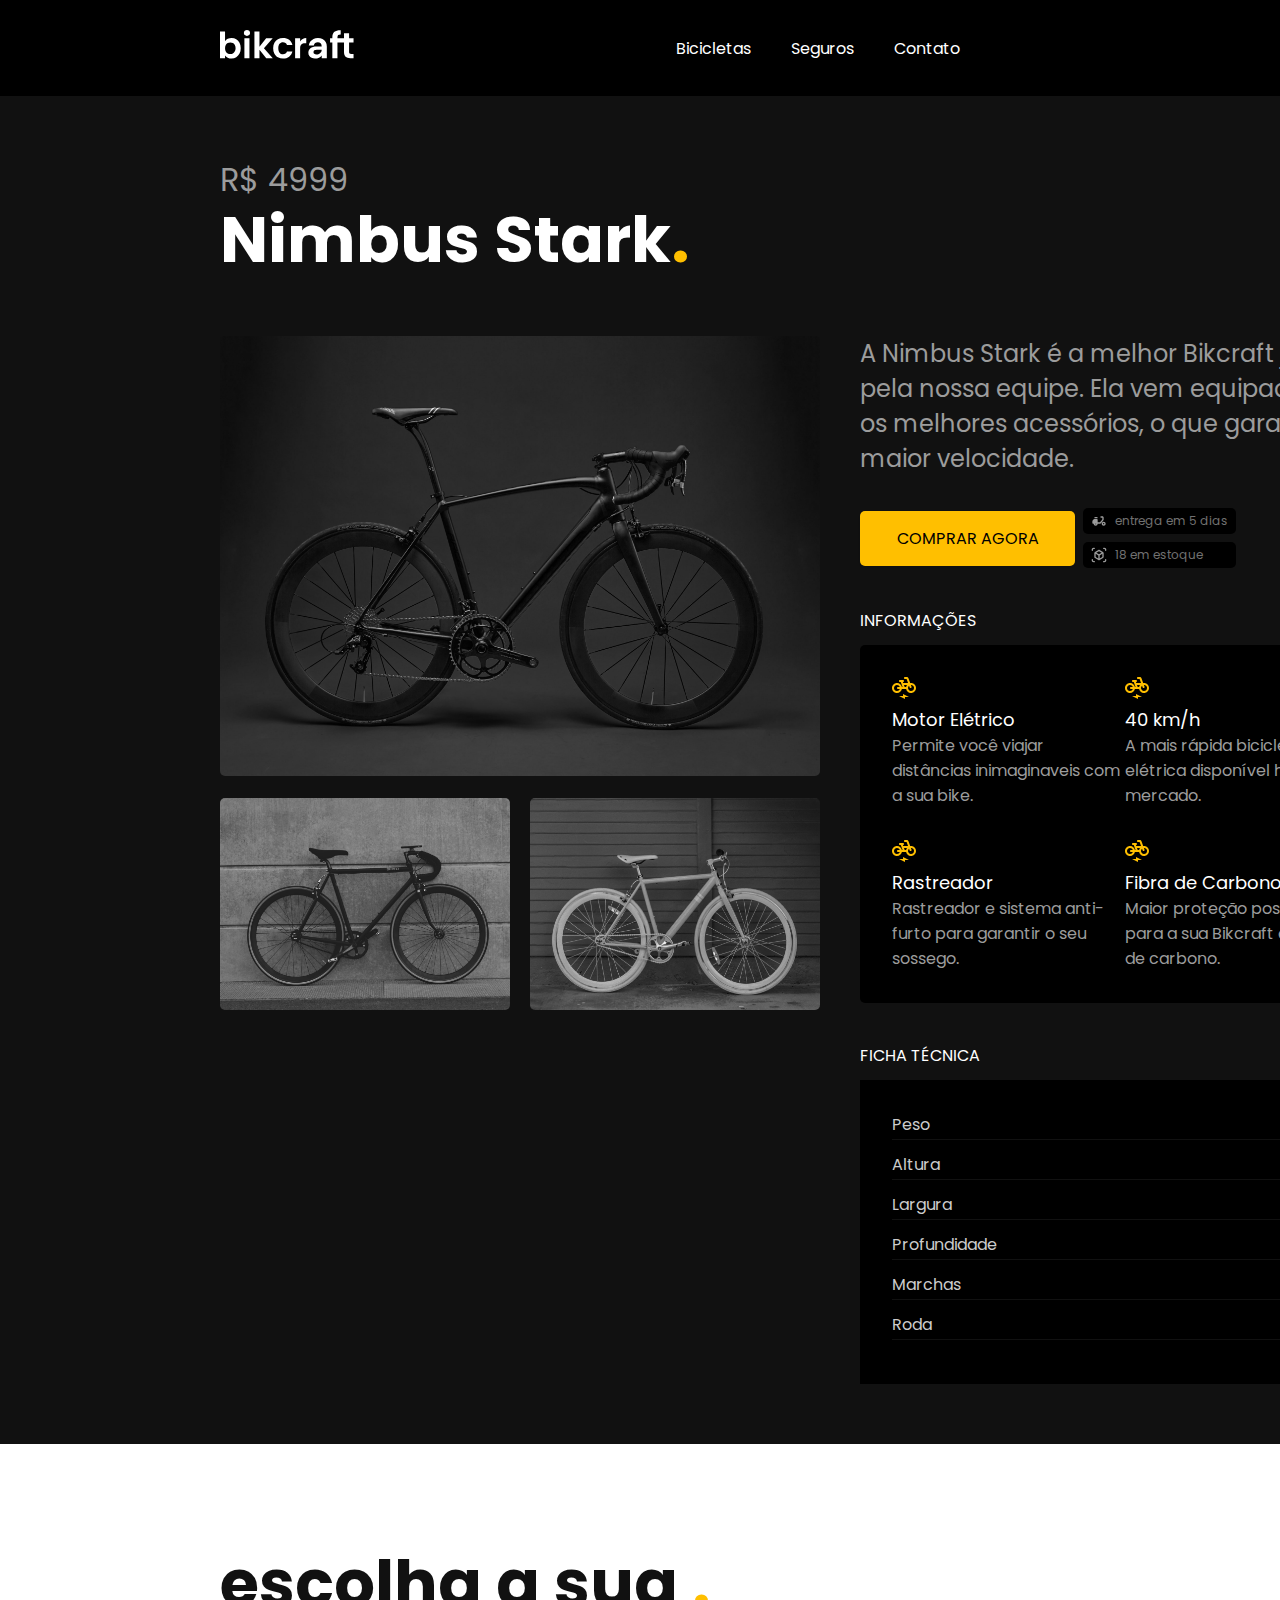
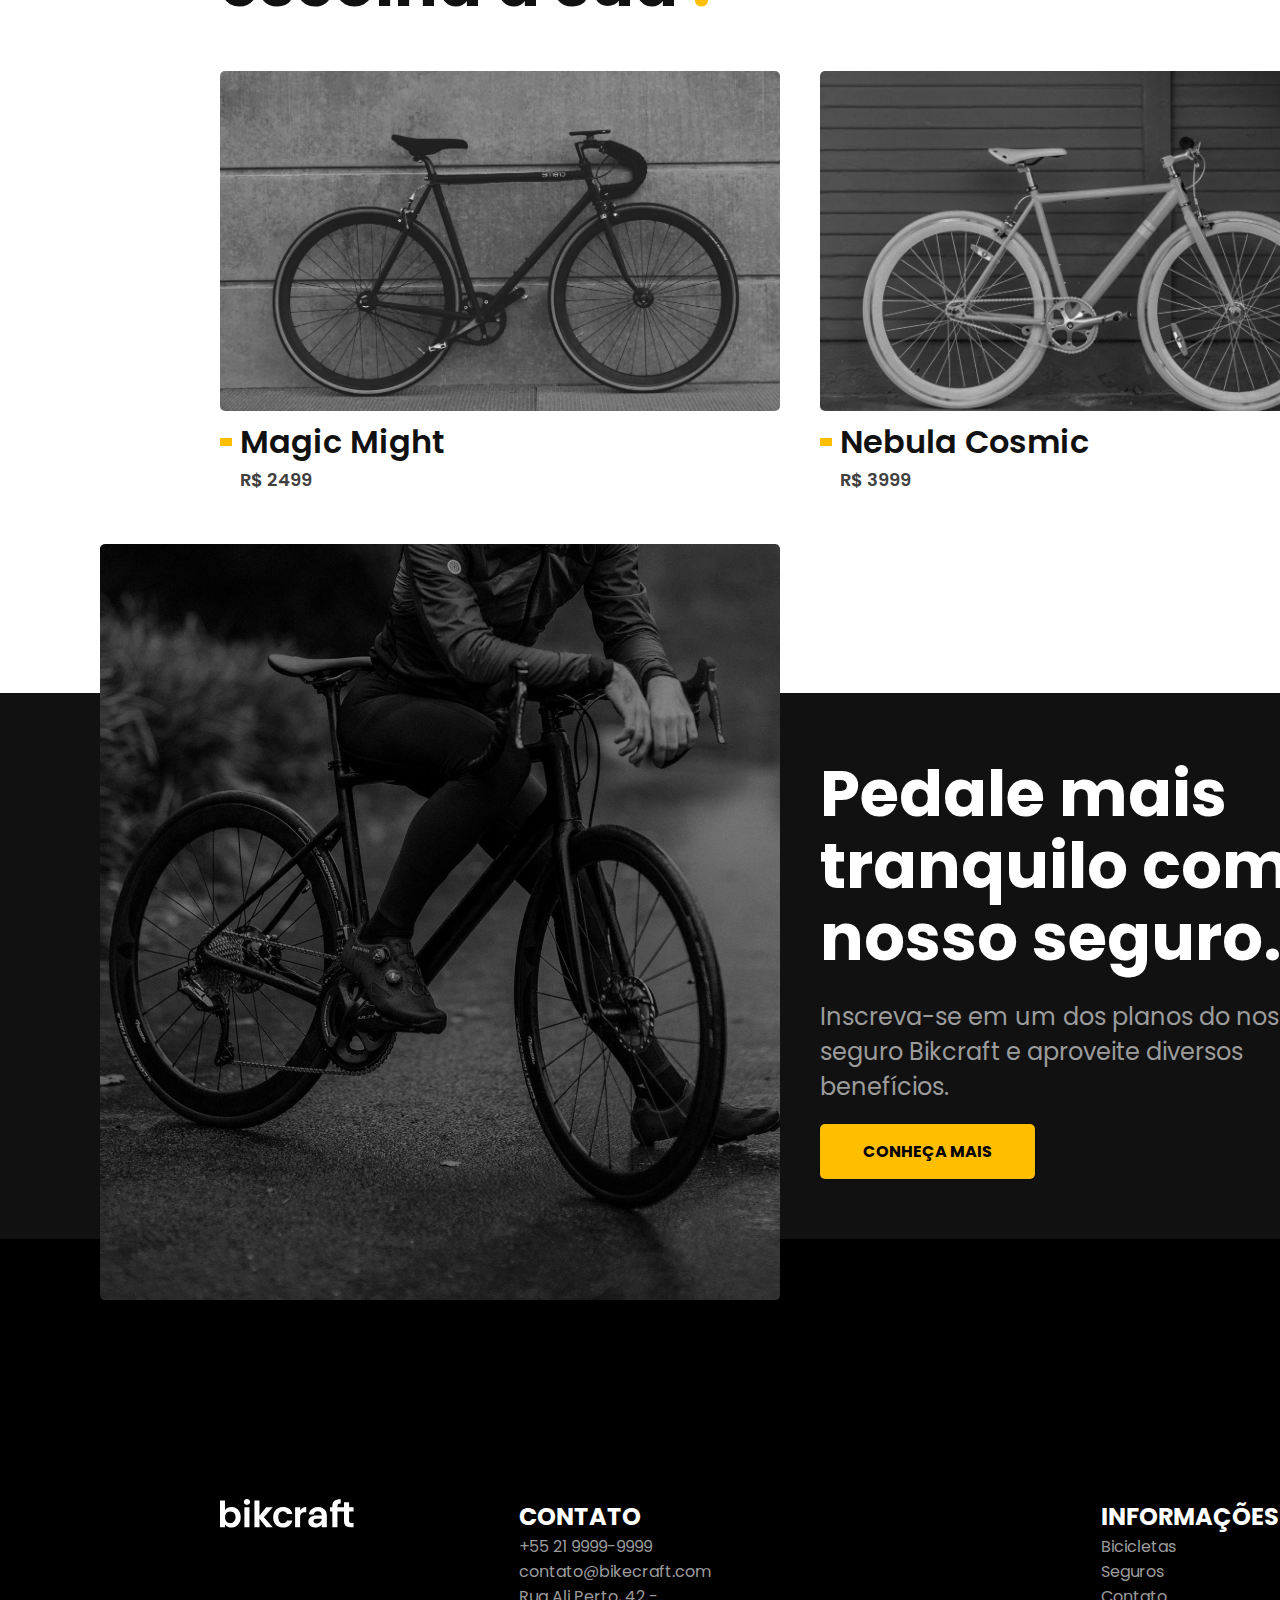
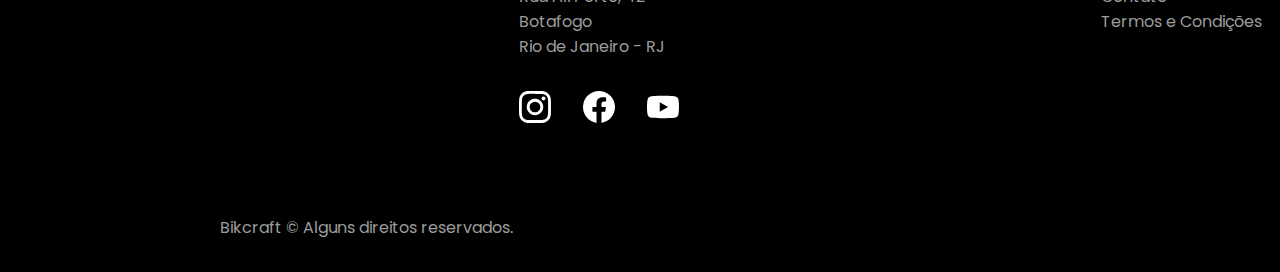
<file: pages/detail/detail.html>
<!DOCTYPE html>
<html lang="en">
  <head>
    <meta charset="UTF-8" />
    <meta http-equiv="X-UA-Compatible" content="IE=edge" />
    <meta name="viewport" content="width=device-width, initial-scale=1.0" />
    <link rel="stylesheet" href="../detail/styles/detail.css" />
    <link rel="preconnect" href="https://fonts.googleapis.com" />
    <link rel="preconnect" href="https://fonts.gstatic.com" crossorigin />
    <link href="https://fonts.googleapis.com/css2?family=Poppins:wght@400;600&display=swap" rel="stylesheet" />
    <link href="https://fonts.googleapis.com/css2?family=Merriweather:wght@900&display=swap" rel="stylesheet" />
    <title>Detail</title>
  </head>
  <body>
    <header>
      <div>
        <a href="../main/main.html">
        <svg class="logo" width="134" height="29" viewBox="0 0 134 29" fill="none" xmlns="http://www.w3.org/2000/svg">
          <path
            d="M5.04 11.196C5.688 10.236 6.576 9.456 7.704 8.856C8.856 8.256 10.164 7.956 11.628 7.956C13.332 7.956 14.868 8.376 16.236 9.216C17.628 10.056 18.72 11.256 19.512 12.816C20.328 14.352 20.736 16.14 20.736 18.18C20.736 20.22 20.328 22.032 19.512 23.616C18.72 25.176 17.628 26.388 16.236 27.252C14.868 28.116 13.332 28.548 11.628 28.548C10.14 28.548 8.832 28.26 7.704 27.684C6.6 27.084 5.712 26.316 5.04 25.38V28.224H0V1.584H5.04V11.196ZM15.588 18.18C15.588 16.98 15.336 15.948 14.832 15.084C14.352 14.196 13.704 13.524 12.888 13.068C12.1004 12.6131 11.2055 12.377 10.296 12.384C9.384 12.384 8.52 12.624 7.704 13.104C6.912 13.56 6.264 14.232 5.76 15.12C5.28 16.008 5.04 17.052 5.04 18.252C5.04 19.452 5.28 20.496 5.76 21.384C6.264 22.272 6.912 22.956 7.704 23.436C8.52 23.892 9.384 24.12 10.296 24.12C11.232 24.12 12.096 23.88 12.888 23.4C13.704 22.92 14.352 22.236 14.832 21.348C15.336 20.46 15.588 19.404 15.588 18.18ZM26.954 5.904C26.066 5.904 25.322 5.628 24.722 5.076C24.146 4.5 23.858 3.792 23.858 2.952C23.858 2.112 24.146 1.416 24.722 0.864C25.322 0.288 26.066 0 26.954 0C27.842 0 28.574 0.288 29.15 0.864C29.75 1.416 30.05 2.112 30.05 2.952C30.05 3.792 29.75 4.5 29.15 5.076C28.574 5.628 27.842 5.904 26.954 5.904ZM29.438 8.28V28.224H24.398V8.28H29.438ZM46.226 28.224L39.458 19.728V28.224H34.418V1.584H39.458V16.74L46.154 8.28H52.706L43.922 18.288L52.778 28.224H46.226ZM53.145 18.252C53.145 16.188 53.565 14.388 54.405 12.852C55.245 11.292 56.409 10.092 57.897 9.252C59.385 8.388 61.089 7.956 63.009 7.956C65.481 7.956 67.521 8.58 69.129 9.828C70.761 11.052 71.853 12.78 72.405 15.012H66.97C66.682 14.148 66.19 13.476 65.494 12.996C64.822 12.492 63.982 12.24 62.974 12.24C61.534 12.24 60.394 12.768 59.554 13.824C58.714 14.856 58.294 16.332 58.294 18.252C58.294 20.148 58.714 21.624 59.554 22.68C60.394 23.712 61.534 24.228 62.974 24.228C65.014 24.228 66.346 23.316 66.97 21.492H72.406C71.854 23.652 70.762 25.368 69.13 26.64C67.498 27.912 65.458 28.548 63.01 28.548C61.09 28.548 59.386 28.128 57.898 27.288C56.4218 26.4362 55.2125 25.1895 54.406 23.688C53.566 22.128 53.146 20.316 53.146 18.252H53.145ZM80.138 11.376C80.756 10.3495 81.6227 9.4952 82.658 8.892C83.714 8.292 84.914 7.992 86.258 7.992V13.284H84.926C83.342 13.284 82.142 13.656 81.326 14.4C80.534 15.144 80.138 16.44 80.138 18.288V28.224H75.098V8.28H80.138V11.376ZM101.712 25.38C101.16 26.292 100.26 27.06 99.012 27.684C97.764 28.284 96.42 28.584 94.98 28.584C93.732 28.584 92.604 28.332 91.596 27.828C90.588 27.324 89.796 26.628 89.22 25.74C88.644 24.852 88.356 23.832 88.356 22.68C88.356 20.832 89.04 19.32 90.408 18.144C91.8 16.968 93.876 16.38 96.636 16.38H101.712C101.664 15.108 101.292 14.1 100.596 13.356C99.924 12.588 98.988 12.204 97.788 12.204C96.732 12.204 95.856 12.492 95.16 13.068C94.464 13.62 94.02 14.4 93.828 15.408H88.788C89.028 13.968 89.544 12.684 90.336 11.556C91.1449 10.41 92.2362 9.4923 93.504 8.892C94.824 8.244 96.3 7.92 97.932 7.92C99.612 7.92 101.124 8.268 102.468 8.964C103.803 9.6289 104.916 10.6669 105.672 11.952C106.44 13.248 106.824 14.772 106.824 16.524V28.224H101.712V25.38ZM96.456 24.516C97.296 24.516 98.112 24.336 98.904 23.976C99.72 23.616 100.392 23.076 100.92 22.356C101.448 21.636 101.712 20.784 101.712 19.8V19.656H96.924C95.772 19.656 94.908 19.884 94.332 20.34C93.78 20.796 93.504 21.396 93.504 22.14C93.504 22.86 93.756 23.436 94.26 23.868C94.788 24.3 95.52 24.516 96.456 24.516ZM117.453 12.42V28.224H112.341V12.42H110.073V8.28H112.341V7.272C112.341 4.824 113.037 3.024 114.429 1.872C115.821 0.72 117.921 0.18 120.729 0.252V4.5C119.505 4.476 118.653 4.68 118.173 5.112C117.693 5.544 117.453 6.324 117.453 7.452V8.28H124.003V3.348H129.079V8.28H133.543V12.42H129.079V22.068C129.079 22.74 129.235 23.232 129.547 23.544C129.883 23.832 130.435 23.976 131.203 23.976H133.543V28.224H130.375C126.127 28.224 124.003 26.16 124.003 22.032V12.42H117.453Z"
          />
        </svg>
        </a>
      </div>
      <nav>
        <ul>
          <li><a href="../bicicletas/bicicletas.html">Bicicletas</a></li>
          <li><a href="../seguro/seguro.html">Seguros</a></li>
          <li><a href="../contato/contato.html">Contato</a></li>
        </ul>
      </nav>
    </header>
    <section id="nimbus">
      <div class="header">
        <p>R$ 4999</p>
        <h1>Nimbus Stark<span class="yellow-dot">.</span></h1>
      </div>

      <div class="content">
        <div class="media">
          <img class="main-photo" src="../../resources/images/bike1.png" alt="bike" />
          <div class="side-photos">
            <img class="side-photo" src="../../resources/images/bike2.png" alt="bike" />
            <img class="side-photo" src="../../resources/images/bike3.png" alt="bike" />
          </div>
        </div>
        <div class="text">
          <p class="main-text">
            A Nimbus Stark é a melhor Bikcraft já criada pela nossa equipe. Ela vem equipada com os melhores acessórios, o
            que garante maior velocidade.
          </p>
          <div class="little-section">
            <button><a href="../orcamento/orcamento.html">COMPRAR AGORA</a></button>
            <div class="little">
              <p class="extra-title"><img src="../../resources/svg/entrega.svg" /> entrega em 5 dias</p>
              <p class="extra-title"><img src="../../resources/svg/estoque.svg" /> 18 em estoque</p>
            </div>
          </div>

          <div class="card-info">
            <p class="main-title">INFORMAÇÕES</p>
            <div class="box-cards">
              <div class="card-row">
                <div class="card">
                  <svg width="24" height="22" viewBox="0 0 24 22" xmlns="http://www.w3.org/2000/svg">
                    <path
                      d="M19 6H18.18L16.48 1.32C16.3393 0.934104 16.0836 0.600651 15.7474 0.364616C15.4112 0.128582 15.0108 0.00132163 14.6 0H13C12.45 0 12 0.45 12 1C12 1.55 12.45 2 13 2H14.6L16.06 6H11.25L10.89 5H10.98C11.53 5 11.98 4.55 11.98 4C11.98 3.45 11.53 3 10.98 3H8C7.45 3 7 3.45 7 4C7 4.55 7.45 5 8 5H8.75L10.57 10H9.9C9.46 7.77 7.59 6.12 5.25 6.01C2.45 5.87 0 8.2 0 11C0 13.8 2.2 16 5 16C7.46 16 9.45 14.31 9.9 12H14.1C14.54 14.23 16.41 15.88 18.75 15.99C21.55 16.12 24 13.8 24 10.99C24 8.2 21.8 6 19 6ZM6 12H7.82C7.4 13.23 6.22 14.08 4.8 13.99C3.31 13.9 2.07 12.64 2 11.14C1.93 9.39 3.27 8 5 8C6.33 8 7.42 8.83 7.82 10H6C5.45 10 5 10.45 5 11C5 11.55 5.45 12 6 12ZM14.1 10H12.7L11.97 8H15C14.56 8.58 14.24 9.25 14.1 10ZM18.88 14C17.34 13.94 16.04 12.63 16 11.08C15.98 10.12 16.39 9.28 17.05 8.72L17.67 10.42C17.86 10.94 18.43 11.21 18.95 11.02C19.47 10.83 19.74 10.26 19.55 9.74L18.92 8.01L18.93 8C19.3309 7.98633 19.7305 8.05405 20.1045 8.19908C20.4785 8.3441 20.8193 8.56343 21.1062 8.84381C21.3932 9.12418 21.6203 9.4598 21.7739 9.83039C21.9275 10.201 22.0044 10.5989 22 11C22 12.72 20.62 14.06 18.88 14ZM11 19H7L13 22V20H17L11 17V19Z"
                    />
                  </svg>
                  <p class="title-card">Motor Elétrico</p>
                  <p class="desc-card">Permite você viajar distâncias inimaginaveis com a sua bike.</p>
                </div>
                <div class="card">
                  <svg width="24" height="22" viewBox="0 0 24 22" xmlns="http://www.w3.org/2000/svg">
                    <path
                      d="M19 6H18.18L16.48 1.32C16.3393 0.934104 16.0836 0.600651 15.7474 0.364616C15.4112 0.128582 15.0108 0.00132163 14.6 0H13C12.45 0 12 0.45 12 1C12 1.55 12.45 2 13 2H14.6L16.06 6H11.25L10.89 5H10.98C11.53 5 11.98 4.55 11.98 4C11.98 3.45 11.53 3 10.98 3H8C7.45 3 7 3.45 7 4C7 4.55 7.45 5 8 5H8.75L10.57 10H9.9C9.46 7.77 7.59 6.12 5.25 6.01C2.45 5.87 0 8.2 0 11C0 13.8 2.2 16 5 16C7.46 16 9.45 14.31 9.9 12H14.1C14.54 14.23 16.41 15.88 18.75 15.99C21.55 16.12 24 13.8 24 10.99C24 8.2 21.8 6 19 6ZM6 12H7.82C7.4 13.23 6.22 14.08 4.8 13.99C3.31 13.9 2.07 12.64 2 11.14C1.93 9.39 3.27 8 5 8C6.33 8 7.42 8.83 7.82 10H6C5.45 10 5 10.45 5 11C5 11.55 5.45 12 6 12ZM14.1 10H12.7L11.97 8H15C14.56 8.58 14.24 9.25 14.1 10ZM18.88 14C17.34 13.94 16.04 12.63 16 11.08C15.98 10.12 16.39 9.28 17.05 8.72L17.67 10.42C17.86 10.94 18.43 11.21 18.95 11.02C19.47 10.83 19.74 10.26 19.55 9.74L18.92 8.01L18.93 8C19.3309 7.98633 19.7305 8.05405 20.1045 8.19908C20.4785 8.3441 20.8193 8.56343 21.1062 8.84381C21.3932 9.12418 21.6203 9.4598 21.7739 9.83039C21.9275 10.201 22.0044 10.5989 22 11C22 12.72 20.62 14.06 18.88 14ZM11 19H7L13 22V20H17L11 17V19Z"
                    />
                  </svg>
                  <p class="title-card">40 km/h</p>
                  <p class="desc-card">A mais rápida bicicleta elétrica disponível hoje no mercado.</p>
                </div>
              </div>
              <div class="card-row">
                <div class="card">
                  <svg width="24" height="22" viewBox="0 0 24 22" xmlns="http://www.w3.org/2000/svg">
                    <path
                      d="M19 6H18.18L16.48 1.32C16.3393 0.934104 16.0836 0.600651 15.7474 0.364616C15.4112 0.128582 15.0108 0.00132163 14.6 0H13C12.45 0 12 0.45 12 1C12 1.55 12.45 2 13 2H14.6L16.06 6H11.25L10.89 5H10.98C11.53 5 11.98 4.55 11.98 4C11.98 3.45 11.53 3 10.98 3H8C7.45 3 7 3.45 7 4C7 4.55 7.45 5 8 5H8.75L10.57 10H9.9C9.46 7.77 7.59 6.12 5.25 6.01C2.45 5.87 0 8.2 0 11C0 13.8 2.2 16 5 16C7.46 16 9.45 14.31 9.9 12H14.1C14.54 14.23 16.41 15.88 18.75 15.99C21.55 16.12 24 13.8 24 10.99C24 8.2 21.8 6 19 6ZM6 12H7.82C7.4 13.23 6.22 14.08 4.8 13.99C3.31 13.9 2.07 12.64 2 11.14C1.93 9.39 3.27 8 5 8C6.33 8 7.42 8.83 7.82 10H6C5.45 10 5 10.45 5 11C5 11.55 5.45 12 6 12ZM14.1 10H12.7L11.97 8H15C14.56 8.58 14.24 9.25 14.1 10ZM18.88 14C17.34 13.94 16.04 12.63 16 11.08C15.98 10.12 16.39 9.28 17.05 8.72L17.67 10.42C17.86 10.94 18.43 11.21 18.95 11.02C19.47 10.83 19.74 10.26 19.55 9.74L18.92 8.01L18.93 8C19.3309 7.98633 19.7305 8.05405 20.1045 8.19908C20.4785 8.3441 20.8193 8.56343 21.1062 8.84381C21.3932 9.12418 21.6203 9.4598 21.7739 9.83039C21.9275 10.201 22.0044 10.5989 22 11C22 12.72 20.62 14.06 18.88 14ZM11 19H7L13 22V20H17L11 17V19Z"
                    />
                  </svg>
                  <p class="title-card">Rastreador</p>
                  <p class="desc-card">Rastreador e sistema anti-furto para garantir o seu sossego.</p>
                </div>
                <div class="card">
                  <svg width="24" height="22" viewBox="0 0 24 22" xmlns="http://www.w3.org/2000/svg">
                    <path
                      d="M19 6H18.18L16.48 1.32C16.3393 0.934104 16.0836 0.600651 15.7474 0.364616C15.4112 0.128582 15.0108 0.00132163 14.6 0H13C12.45 0 12 0.45 12 1C12 1.55 12.45 2 13 2H14.6L16.06 6H11.25L10.89 5H10.98C11.53 5 11.98 4.55 11.98 4C11.98 3.45 11.53 3 10.98 3H8C7.45 3 7 3.45 7 4C7 4.55 7.45 5 8 5H8.75L10.57 10H9.9C9.46 7.77 7.59 6.12 5.25 6.01C2.45 5.87 0 8.2 0 11C0 13.8 2.2 16 5 16C7.46 16 9.45 14.31 9.9 12H14.1C14.54 14.23 16.41 15.88 18.75 15.99C21.55 16.12 24 13.8 24 10.99C24 8.2 21.8 6 19 6ZM6 12H7.82C7.4 13.23 6.22 14.08 4.8 13.99C3.31 13.9 2.07 12.64 2 11.14C1.93 9.39 3.27 8 5 8C6.33 8 7.42 8.83 7.82 10H6C5.45 10 5 10.45 5 11C5 11.55 5.45 12 6 12ZM14.1 10H12.7L11.97 8H15C14.56 8.58 14.24 9.25 14.1 10ZM18.88 14C17.34 13.94 16.04 12.63 16 11.08C15.98 10.12 16.39 9.28 17.05 8.72L17.67 10.42C17.86 10.94 18.43 11.21 18.95 11.02C19.47 10.83 19.74 10.26 19.55 9.74L18.92 8.01L18.93 8C19.3309 7.98633 19.7305 8.05405 20.1045 8.19908C20.4785 8.3441 20.8193 8.56343 21.1062 8.84381C21.3932 9.12418 21.6203 9.4598 21.7739 9.83039C21.9275 10.201 22.0044 10.5989 22 11C22 12.72 20.62 14.06 18.88 14ZM11 19H7L13 22V20H17L11 17V19Z"
                    />
                  </svg>
                  <p class="title-card">Fibra de Carbono</p>
                  <p class="desc-card">Maior proteção possível para a sua Bikcraft com fibra de carbono.</p>
                </div>
              </div>
            </div>

            <div class="ficha-tec">
              <p class="title-ficha">FICHA TÉCNICA</p>
              <div class="table-data">
                <ul>
                  <li>Peso</li>
                  <div class="border"></div>
                  <li>Altura</li>
                  <li>Largura</li>
                  <li>Profundidade</li>
                  <li>Marchas</li>
                  <li>Roda</li>
                </ul>
                <ul>
                  <li>9 kg</li>
                  <li>60 cm</li>
                  <li>120 cm</li>
                  <li>10 cm</li>
                  <li>16</li>
                  <li>29</li>
                </ul>
              </div>
            </div>
          </div>
        </div>
      </div>
    </section>
    <section id="escolha">
      <p class="title-escolha">escolha a sua <span class="yellow-dot">.</span></p>
      <div class="container-cards">
        <div class="card">
          <img src="../../resources/images/bike2.png" alt="bicicleta" />
          <div class="label">
            <div class="yellow-retangle"></div>
            <div class="text">
              <p class="title-card">Magic Might</p>
              <p class="title-price">R$ 2499</p>
            </div>
          </div>
        </div>
        <div class="card">
          <img src="../../resources/images/bike3.png" alt="bicicleta" />
          <div class="label">
            <div class="yellow-retangle"></div>
            <div class="text">
              <p class="title-card">Nebula Cosmic</p>
              <p class="title-price">R$ 3999</p>
            </div>
          </div>
        </div>
      </div>
    </section>
    <section id="seguro">
      <div class="image">
        <img src="../../resources/images/seguros.png" alt="seguros" />
      </div>
      <div class="text">
        <h1>Pedale mais tranquilo com o nosso seguro.</h1>
        <p>Inscreva-se em um dos planos do nosso seguro Bikcraft e aproveite diversos benefícios.</p>
        <button><a href="../seguro/seguro.html">CONHEÇA MAIS</a></button>
      </div>
    </section>
    <footer>
      <section id="content-footer">
        <div class="first-container-footer">
          <svg class="logo" width="134" height="29" viewBox="0 0 134 29" fill="none" xmlns="http://www.w3.org/2000/svg">
            <path
              d="M5.04 11.196C5.688 10.236 6.576 9.456 7.704 8.856C8.856 8.256 10.164 7.956 11.628 7.956C13.332 7.956 14.868 8.376 16.236 9.216C17.628 10.056 18.72 11.256 19.512 12.816C20.328 14.352 20.736 16.14 20.736 18.18C20.736 20.22 20.328 22.032 19.512 23.616C18.72 25.176 17.628 26.388 16.236 27.252C14.868 28.116 13.332 28.548 11.628 28.548C10.14 28.548 8.832 28.26 7.704 27.684C6.6 27.084 5.712 26.316 5.04 25.38V28.224H0V1.584H5.04V11.196ZM15.588 18.18C15.588 16.98 15.336 15.948 14.832 15.084C14.352 14.196 13.704 13.524 12.888 13.068C12.1004 12.6131 11.2055 12.377 10.296 12.384C9.384 12.384 8.52 12.624 7.704 13.104C6.912 13.56 6.264 14.232 5.76 15.12C5.28 16.008 5.04 17.052 5.04 18.252C5.04 19.452 5.28 20.496 5.76 21.384C6.264 22.272 6.912 22.956 7.704 23.436C8.52 23.892 9.384 24.12 10.296 24.12C11.232 24.12 12.096 23.88 12.888 23.4C13.704 22.92 14.352 22.236 14.832 21.348C15.336 20.46 15.588 19.404 15.588 18.18ZM26.954 5.904C26.066 5.904 25.322 5.628 24.722 5.076C24.146 4.5 23.858 3.792 23.858 2.952C23.858 2.112 24.146 1.416 24.722 0.864C25.322 0.288 26.066 0 26.954 0C27.842 0 28.574 0.288 29.15 0.864C29.75 1.416 30.05 2.112 30.05 2.952C30.05 3.792 29.75 4.5 29.15 5.076C28.574 5.628 27.842 5.904 26.954 5.904ZM29.438 8.28V28.224H24.398V8.28H29.438ZM46.226 28.224L39.458 19.728V28.224H34.418V1.584H39.458V16.74L46.154 8.28H52.706L43.922 18.288L52.778 28.224H46.226ZM53.145 18.252C53.145 16.188 53.565 14.388 54.405 12.852C55.245 11.292 56.409 10.092 57.897 9.252C59.385 8.388 61.089 7.956 63.009 7.956C65.481 7.956 67.521 8.58 69.129 9.828C70.761 11.052 71.853 12.78 72.405 15.012H66.97C66.682 14.148 66.19 13.476 65.494 12.996C64.822 12.492 63.982 12.24 62.974 12.24C61.534 12.24 60.394 12.768 59.554 13.824C58.714 14.856 58.294 16.332 58.294 18.252C58.294 20.148 58.714 21.624 59.554 22.68C60.394 23.712 61.534 24.228 62.974 24.228C65.014 24.228 66.346 23.316 66.97 21.492H72.406C71.854 23.652 70.762 25.368 69.13 26.64C67.498 27.912 65.458 28.548 63.01 28.548C61.09 28.548 59.386 28.128 57.898 27.288C56.4218 26.4362 55.2125 25.1895 54.406 23.688C53.566 22.128 53.146 20.316 53.146 18.252H53.145ZM80.138 11.376C80.756 10.3495 81.6227 9.4952 82.658 8.892C83.714 8.292 84.914 7.992 86.258 7.992V13.284H84.926C83.342 13.284 82.142 13.656 81.326 14.4C80.534 15.144 80.138 16.44 80.138 18.288V28.224H75.098V8.28H80.138V11.376ZM101.712 25.38C101.16 26.292 100.26 27.06 99.012 27.684C97.764 28.284 96.42 28.584 94.98 28.584C93.732 28.584 92.604 28.332 91.596 27.828C90.588 27.324 89.796 26.628 89.22 25.74C88.644 24.852 88.356 23.832 88.356 22.68C88.356 20.832 89.04 19.32 90.408 18.144C91.8 16.968 93.876 16.38 96.636 16.38H101.712C101.664 15.108 101.292 14.1 100.596 13.356C99.924 12.588 98.988 12.204 97.788 12.204C96.732 12.204 95.856 12.492 95.16 13.068C94.464 13.62 94.02 14.4 93.828 15.408H88.788C89.028 13.968 89.544 12.684 90.336 11.556C91.1449 10.41 92.2362 9.4923 93.504 8.892C94.824 8.244 96.3 7.92 97.932 7.92C99.612 7.92 101.124 8.268 102.468 8.964C103.803 9.6289 104.916 10.6669 105.672 11.952C106.44 13.248 106.824 14.772 106.824 16.524V28.224H101.712V25.38ZM96.456 24.516C97.296 24.516 98.112 24.336 98.904 23.976C99.72 23.616 100.392 23.076 100.92 22.356C101.448 21.636 101.712 20.784 101.712 19.8V19.656H96.924C95.772 19.656 94.908 19.884 94.332 20.34C93.78 20.796 93.504 21.396 93.504 22.14C93.504 22.86 93.756 23.436 94.26 23.868C94.788 24.3 95.52 24.516 96.456 24.516ZM117.453 12.42V28.224H112.341V12.42H110.073V8.28H112.341V7.272C112.341 4.824 113.037 3.024 114.429 1.872C115.821 0.72 117.921 0.18 120.729 0.252V4.5C119.505 4.476 118.653 4.68 118.173 5.112C117.693 5.544 117.453 6.324 117.453 7.452V8.28H124.003V3.348H129.079V8.28H133.543V12.42H129.079V22.068C129.079 22.74 129.235 23.232 129.547 23.544C129.883 23.832 130.435 23.976 131.203 23.976H133.543V28.224H130.375C126.127 28.224 124.003 26.16 124.003 22.032V12.42H117.453Z"
            />
          </svg>
        </div>
        <div class="text-section">
          <div class="second-container-footer">
            <h3>CONTATO</h3>
            <p>+55 21 9999-9999</p>
            <p>contato@bikecraft.com</p>
            <p>Rua Ali Perto, 42 - Botafogo</p>
            <p>Rio de Janeiro - RJ</p>
            <div class="logos-social">
              <img src="../../resources/svg/instagram.svg" alt="instagram" />
              <img src="../../resources/svg/facebook.svg" alt="facebook.svg" />
              <img src="../../resources/svg/youtube.svg" alt="youtube" />
            </div>
          </div>
          <div class="third-container-footer">
            <h3>INFORMAÇÕES</h3>
            <ul>
              <li><a href="../bicicletas/bicicletas.html">Bicicletas</a></li>
              <li><a href="../seguro/seguro.html">Seguros</a></li>
              <li><a href="../contato/contato.html">Contato</a></li>
              <li><a href="../termos/termos.html">Termos e Condições</a></li>
            </ul>
          </div>
        </div>
      </section>

      <p>Bikcraft © Alguns direitos reservados.</p>
    </footer>
  </body>
</html>
</file>
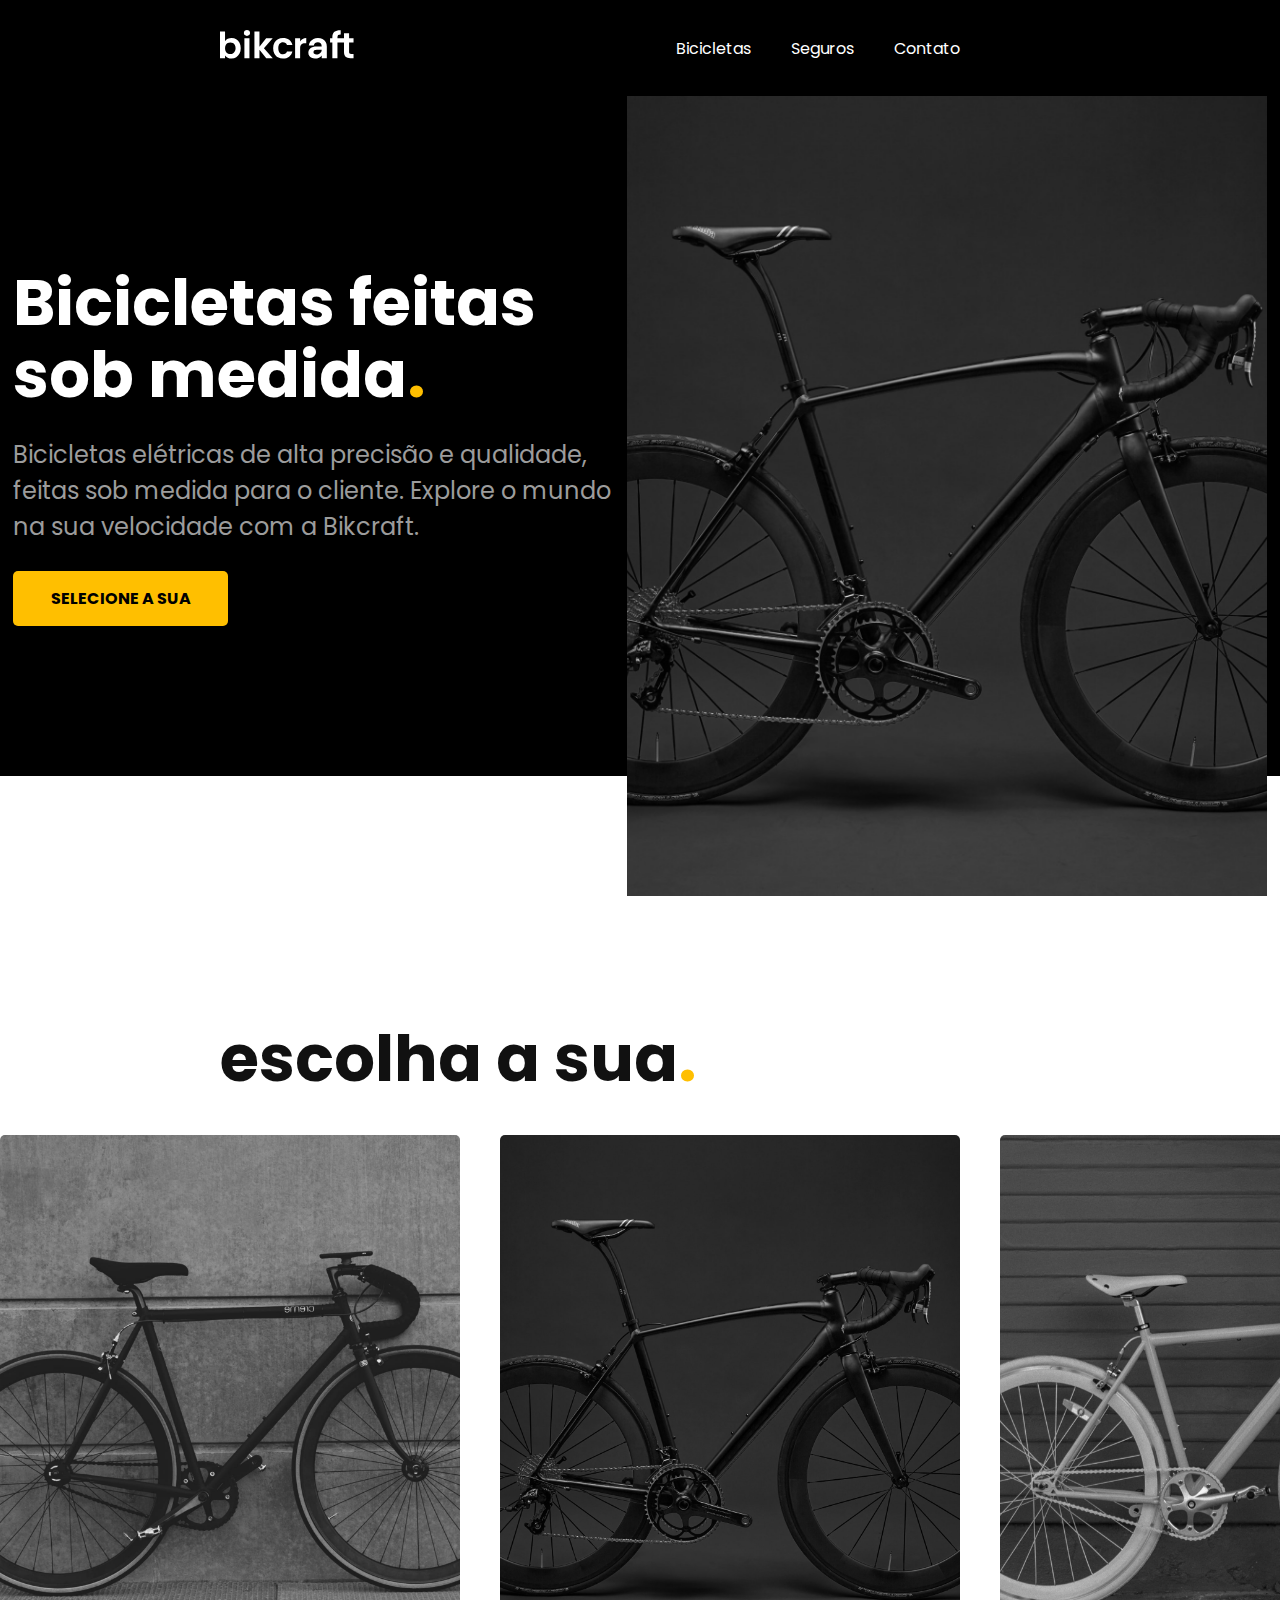
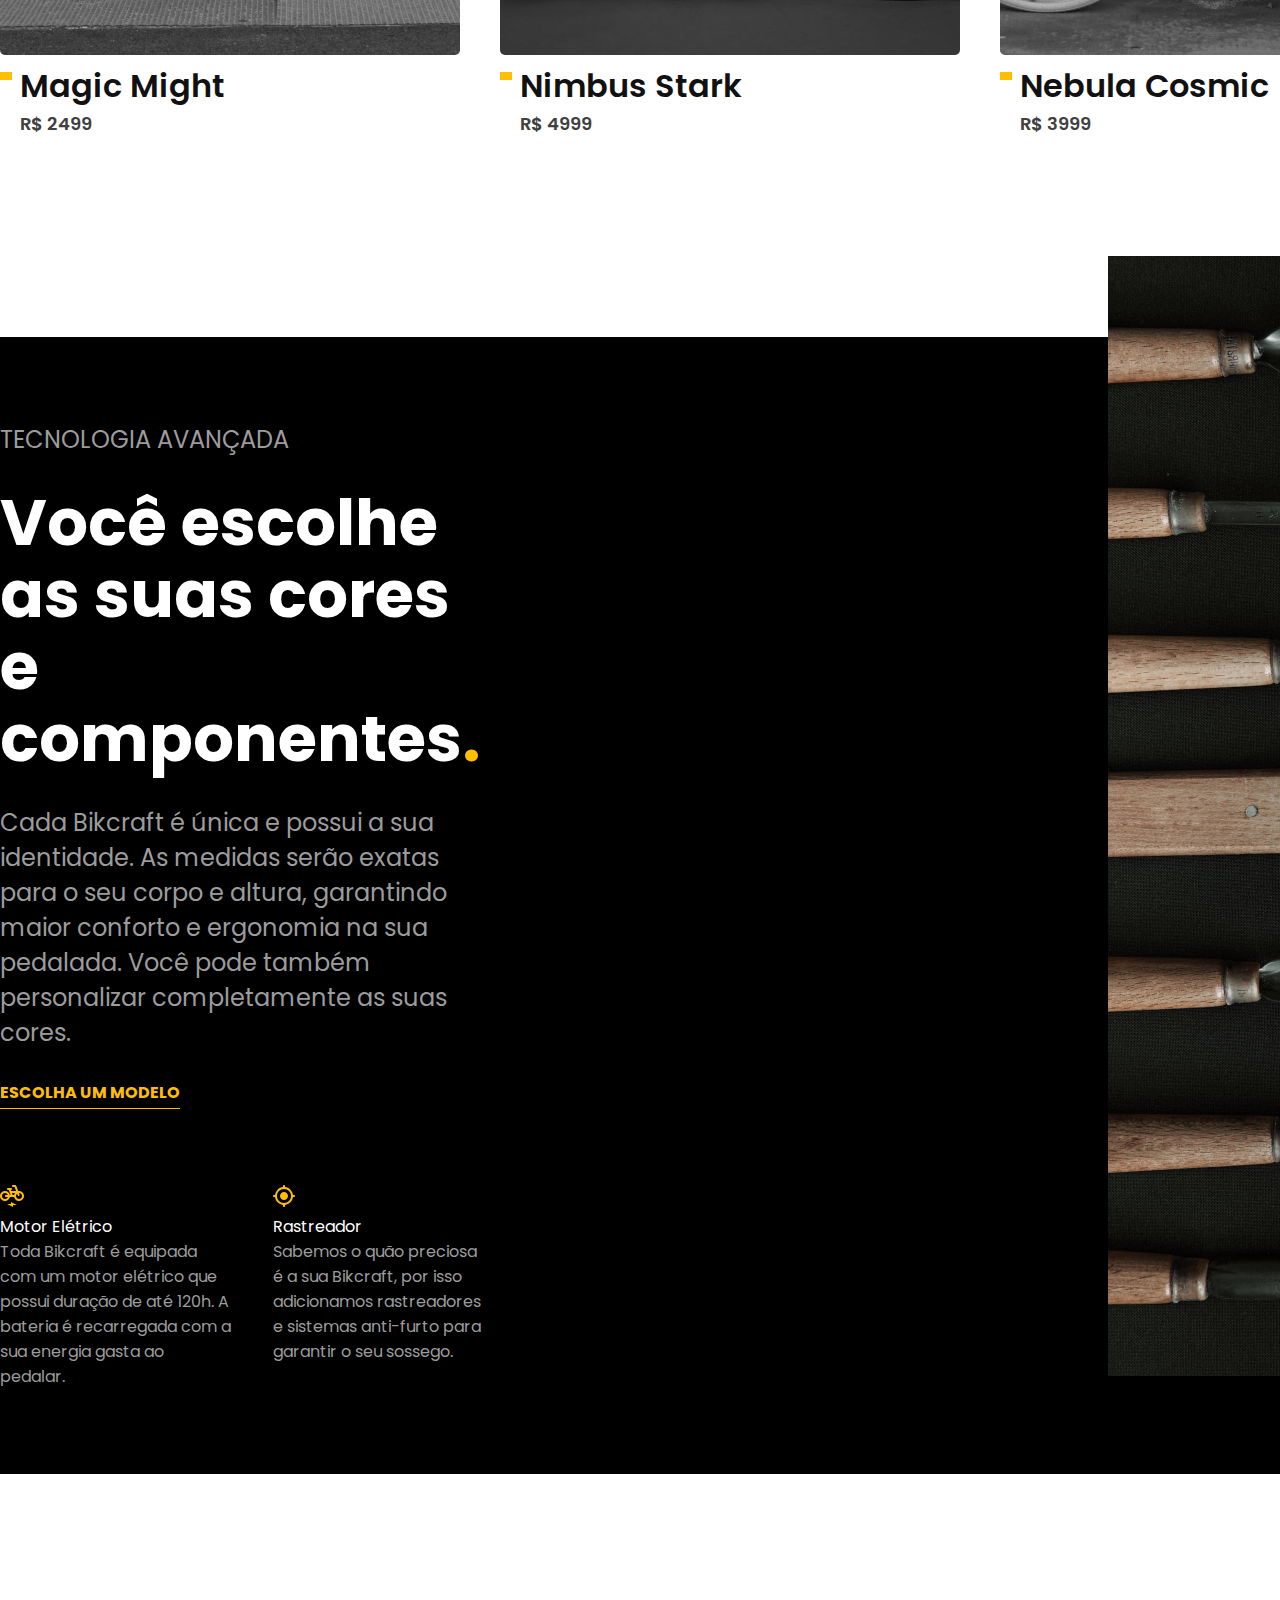
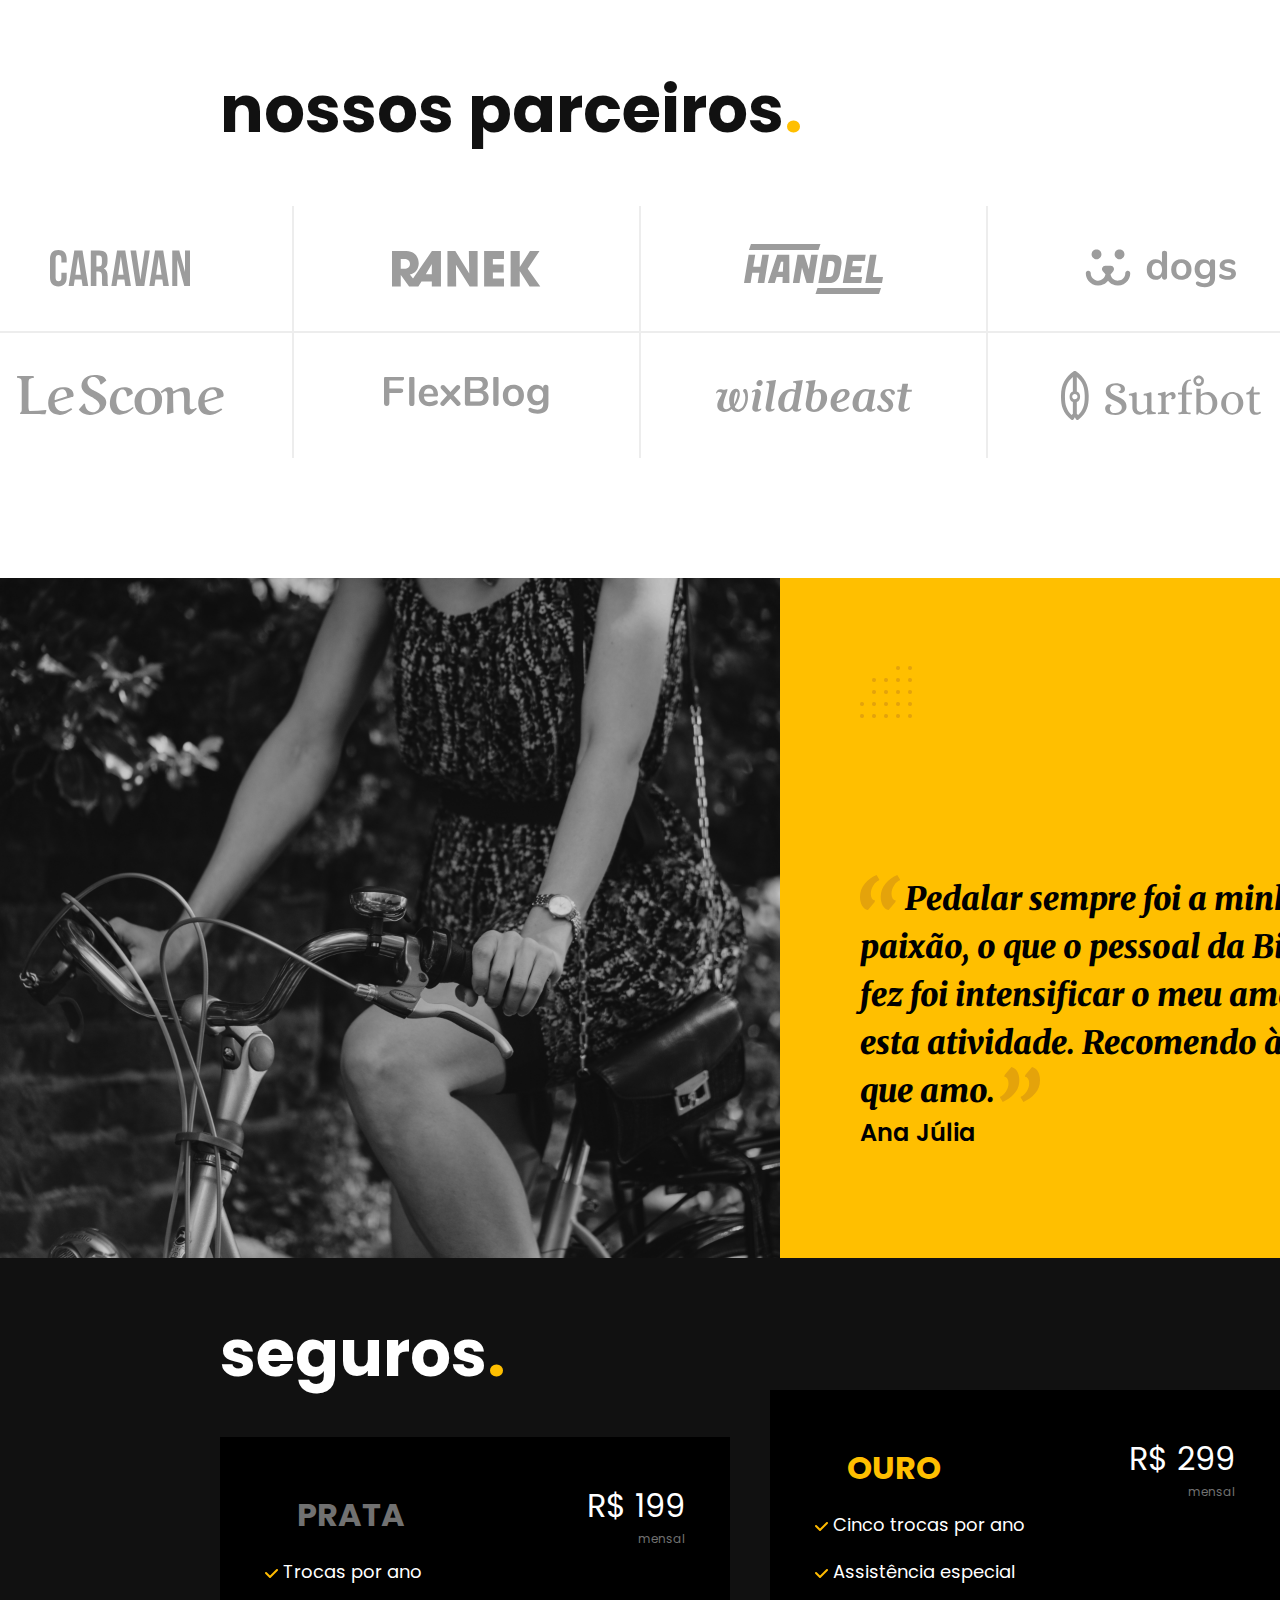
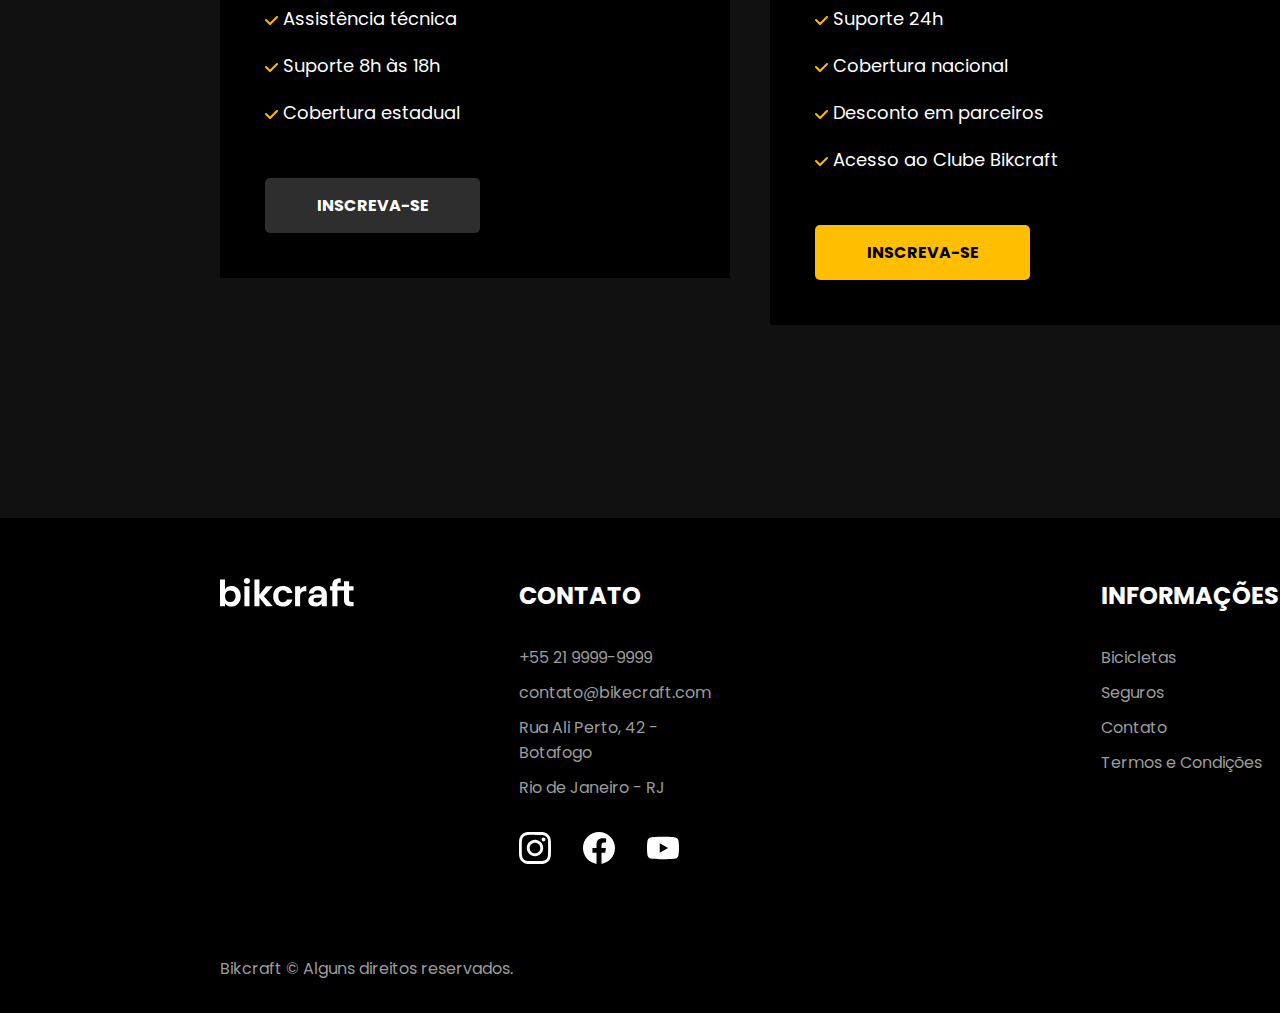
<file: pages/main/main.html>
<!DOCTYPE html>
<html lang="en">
  <head>
    <meta charset="UTF-8" />
    <meta http-equiv="X-UA-Compatible" content="IE=edge" />
    <meta name="viewport" content="width=device-width, initial-scale=1.0" />
    <link rel="stylesheet" href="../main/styles/main.css" />
    <link rel="preconnect" href="https://fonts.googleapis.com" />
    <link rel="preconnect" href="https://fonts.gstatic.com" crossorigin />
    <link href="https://fonts.googleapis.com/css2?family=Poppins:wght@400;600&display=swap" rel="stylesheet" />
    <link href="https://fonts.googleapis.com/css2?family=Merriweather:wght@900&display=swap" rel="stylesheet" />
    <title>Bikcraft</title>
  </head>

  <body>
    <header>
      <div>
        <a href="../main/main.html">
        <svg class="logo" width="134" height="29" viewBox="0 0 134 29" fill="none" xmlns="http://www.w3.org/2000/svg">
            <path
            d="M5.04 11.196C5.688 10.236 6.576 9.456 7.704 8.856C8.856 8.256 10.164 7.956 11.628 7.956C13.332 7.956 14.868 8.376 16.236 9.216C17.628 10.056 18.72 11.256 19.512 12.816C20.328 14.352 20.736 16.14 20.736 18.18C20.736 20.22 20.328 22.032 19.512 23.616C18.72 25.176 17.628 26.388 16.236 27.252C14.868 28.116 13.332 28.548 11.628 28.548C10.14 28.548 8.832 28.26 7.704 27.684C6.6 27.084 5.712 26.316 5.04 25.38V28.224H0V1.584H5.04V11.196ZM15.588 18.18C15.588 16.98 15.336 15.948 14.832 15.084C14.352 14.196 13.704 13.524 12.888 13.068C12.1004 12.6131 11.2055 12.377 10.296 12.384C9.384 12.384 8.52 12.624 7.704 13.104C6.912 13.56 6.264 14.232 5.76 15.12C5.28 16.008 5.04 17.052 5.04 18.252C5.04 19.452 5.28 20.496 5.76 21.384C6.264 22.272 6.912 22.956 7.704 23.436C8.52 23.892 9.384 24.12 10.296 24.12C11.232 24.12 12.096 23.88 12.888 23.4C13.704 22.92 14.352 22.236 14.832 21.348C15.336 20.46 15.588 19.404 15.588 18.18ZM26.954 5.904C26.066 5.904 25.322 5.628 24.722 5.076C24.146 4.5 23.858 3.792 23.858 2.952C23.858 2.112 24.146 1.416 24.722 0.864C25.322 0.288 26.066 0 26.954 0C27.842 0 28.574 0.288 29.15 0.864C29.75 1.416 30.05 2.112 30.05 2.952C30.05 3.792 29.75 4.5 29.15 5.076C28.574 5.628 27.842 5.904 26.954 5.904ZM29.438 8.28V28.224H24.398V8.28H29.438ZM46.226 28.224L39.458 19.728V28.224H34.418V1.584H39.458V16.74L46.154 8.28H52.706L43.922 18.288L52.778 28.224H46.226ZM53.145 18.252C53.145 16.188 53.565 14.388 54.405 12.852C55.245 11.292 56.409 10.092 57.897 9.252C59.385 8.388 61.089 7.956 63.009 7.956C65.481 7.956 67.521 8.58 69.129 9.828C70.761 11.052 71.853 12.78 72.405 15.012H66.97C66.682 14.148 66.19 13.476 65.494 12.996C64.822 12.492 63.982 12.24 62.974 12.24C61.534 12.24 60.394 12.768 59.554 13.824C58.714 14.856 58.294 16.332 58.294 18.252C58.294 20.148 58.714 21.624 59.554 22.68C60.394 23.712 61.534 24.228 62.974 24.228C65.014 24.228 66.346 23.316 66.97 21.492H72.406C71.854 23.652 70.762 25.368 69.13 26.64C67.498 27.912 65.458 28.548 63.01 28.548C61.09 28.548 59.386 28.128 57.898 27.288C56.4218 26.4362 55.2125 25.1895 54.406 23.688C53.566 22.128 53.146 20.316 53.146 18.252H53.145ZM80.138 11.376C80.756 10.3495 81.6227 9.4952 82.658 8.892C83.714 8.292 84.914 7.992 86.258 7.992V13.284H84.926C83.342 13.284 82.142 13.656 81.326 14.4C80.534 15.144 80.138 16.44 80.138 18.288V28.224H75.098V8.28H80.138V11.376ZM101.712 25.38C101.16 26.292 100.26 27.06 99.012 27.684C97.764 28.284 96.42 28.584 94.98 28.584C93.732 28.584 92.604 28.332 91.596 27.828C90.588 27.324 89.796 26.628 89.22 25.74C88.644 24.852 88.356 23.832 88.356 22.68C88.356 20.832 89.04 19.32 90.408 18.144C91.8 16.968 93.876 16.38 96.636 16.38H101.712C101.664 15.108 101.292 14.1 100.596 13.356C99.924 12.588 98.988 12.204 97.788 12.204C96.732 12.204 95.856 12.492 95.16 13.068C94.464 13.62 94.02 14.4 93.828 15.408H88.788C89.028 13.968 89.544 12.684 90.336 11.556C91.1449 10.41 92.2362 9.4923 93.504 8.892C94.824 8.244 96.3 7.92 97.932 7.92C99.612 7.92 101.124 8.268 102.468 8.964C103.803 9.6289 104.916 10.6669 105.672 11.952C106.44 13.248 106.824 14.772 106.824 16.524V28.224H101.712V25.38ZM96.456 24.516C97.296 24.516 98.112 24.336 98.904 23.976C99.72 23.616 100.392 23.076 100.92 22.356C101.448 21.636 101.712 20.784 101.712 19.8V19.656H96.924C95.772 19.656 94.908 19.884 94.332 20.34C93.78 20.796 93.504 21.396 93.504 22.14C93.504 22.86 93.756 23.436 94.26 23.868C94.788 24.3 95.52 24.516 96.456 24.516ZM117.453 12.42V28.224H112.341V12.42H110.073V8.28H112.341V7.272C112.341 4.824 113.037 3.024 114.429 1.872C115.821 0.72 117.921 0.18 120.729 0.252V4.5C119.505 4.476 118.653 4.68 118.173 5.112C117.693 5.544 117.453 6.324 117.453 7.452V8.28H124.003V3.348H129.079V8.28H133.543V12.42H129.079V22.068C129.079 22.74 129.235 23.232 129.547 23.544C129.883 23.832 130.435 23.976 131.203 23.976H133.543V28.224H130.375C126.127 28.224 124.003 26.16 124.003 22.032V12.42H117.453Z"
          />
        </svg>
          </a>
      </div>
      <nav>
        <ul>
          <li><a href="../bicicletas/bicicletas.html">Bicicletas</a></li>
          <li><a href="../seguro/seguro.html">Seguros</a></li>
          <li><a href="../contato/contato.html">Contato</a></li>
        </ul>
      </nav>
    </header>
    <section id="home">
      <div class="text">
        <h1>Bicicletas feitas sob medida<span class="yellow-dot">.</span></h1>
        <p>
          Bicicletas elétricas de alta precisão e qualidade, feitas sob medida para o cliente. Explore o mundo na sua
          velocidade com a Bikcraft.
        </p>
        <button><a href="../bicicletas/bicicletas.html">SELECIONE A SUA</a></button>
        <img src="../../resources/images/dec.png" alt="square">
      </div>
      <div class="image">
        <img src="../../resources/images/bike1.png" alt="bike" />
      </div>
    </section>
    <section id="escolha">
      <h1>escolha a sua<span class="yellow-dot">.</span></h1>
      <div class="container-cards">
        <div class="card">
          <img src="../../resources/images/bike2.png" alt="bicicleta" />
          <div class="label">
            <div class="yellow-retangle"></div>
            <div class="text">
              <p class="title-card">Magic Might</p>
              <p class="title-price">R$ 2499</p>
            </div>
          </div>
        </div>
        <div class="card">
          <img src="../../resources/images/bike1.png" alt="bicicleta" />
          <div class="label">
            <div class="yellow-retangle"></div>
            <div class="text">
              <p class="title-card">Nimbus Stark</p>
              <p class="title-price">R$ 4999</p>
            </div>
          </div>
        </div>
        <div class="card">
          <img src="../../resources/images/bike3.png" alt="bicicleta" />
          <div class="label">
            <div class="yellow-retangle"></div>
            <div class="text">
              <p class="title-card">Nebula Cosmic</p>
              <p class="title-price">R$ 3999</p>
            </div>
          </div>
        </div>
      </div>
    </section>
    <section id="componentes">
      <div class="text-container">
        <div class="upper-text">
          <p>TECNOLOGIA AVANÇADA</p>
          <h1>Você escolhe as suas cores e componentes<span class="yellow-dot">.</span></h1>
          <p>
            Cada Bikcraft é única e possui a sua identidade. As medidas serão exatas para o seu corpo e altura, garantindo
            maior conforto e ergonomia na sua pedalada. Você pode também personalizar completamente as suas cores.
          </p>
          <a href="../bicicletas/bicicletas.html">ESCOLHA UM MODELO</a>
        </div>
        <div class="little-cards">
          <div class="card">
            <svg width="24" height="22" viewBox="0 0 24 22" xmlns="http://www.w3.org/2000/svg">
              <path
                d="M19 6H18.18L16.48 1.32C16.3393 0.934104 16.0836 0.600651 15.7474 0.364616C15.4112 0.128582 15.0108 0.00132163 14.6 0H13C12.45 0 12 0.45 12 1C12 1.55 12.45 2 13 2H14.6L16.06 6H11.25L10.89 5H10.98C11.53 5 11.98 4.55 11.98 4C11.98 3.45 11.53 3 10.98 3H8C7.45 3 7 3.45 7 4C7 4.55 7.45 5 8 5H8.75L10.57 10H9.9C9.46 7.77 7.59 6.12 5.25 6.01C2.45 5.87 0 8.2 0 11C0 13.8 2.2 16 5 16C7.46 16 9.45 14.31 9.9 12H14.1C14.54 14.23 16.41 15.88 18.75 15.99C21.55 16.12 24 13.8 24 10.99C24 8.2 21.8 6 19 6ZM6 12H7.82C7.4 13.23 6.22 14.08 4.8 13.99C3.31 13.9 2.07 12.64 2 11.14C1.93 9.39 3.27 8 5 8C6.33 8 7.42 8.83 7.82 10H6C5.45 10 5 10.45 5 11C5 11.55 5.45 12 6 12ZM14.1 10H12.7L11.97 8H15C14.56 8.58 14.24 9.25 14.1 10ZM18.88 14C17.34 13.94 16.04 12.63 16 11.08C15.98 10.12 16.39 9.28 17.05 8.72L17.67 10.42C17.86 10.94 18.43 11.21 18.95 11.02C19.47 10.83 19.74 10.26 19.55 9.74L18.92 8.01L18.93 8C19.3309 7.98633 19.7305 8.05405 20.1045 8.19908C20.4785 8.3441 20.8193 8.56343 21.1062 8.84381C21.3932 9.12418 21.6203 9.4598 21.7739 9.83039C21.9275 10.201 22.0044 10.5989 22 11C22 12.72 20.62 14.06 18.88 14ZM11 19H7L13 22V20H17L11 17V19Z"
              />
            </svg>
            <p>Motor Elétrico</p>
            <p>
              Toda Bikcraft é equipada com um motor elétrico que possui duração de até 120h. A bateria é recarregada com a
              sua energia gasta ao pedalar.
            </p>
          </div>
          <div class="card">
            <svg width="22" height="22" viewBox="0 0 22 22" fill="none" xmlns="http://www.w3.org/2000/svg">
              <path
                d="M11 7C8.79 7 7 8.79 7 11C7 13.21 8.79 15 11 15C13.21 15 15 13.21 15 11C15 8.79 13.21 7 11 7ZM19.94 10C19.7135 7.97212 18.8042 6.08154 17.3613 4.63869C15.9185 3.19585 14.0279 2.28651 12 2.06V1C12 0.45 11.55 0 11 0C10.45 0 10 0.45 10 1V2.06C7.97212 2.28651 6.08154 3.19585 4.63869 4.63869C3.19585 6.08154 2.28651 7.97212 2.06 10H1C0.45 10 0 10.45 0 11C0 11.55 0.45 12 1 12H2.06C2.28651 14.0279 3.19585 15.9185 4.63869 17.3613C6.08154 18.8042 7.97212 19.7135 10 19.94V21C10 21.55 10.45 22 11 22C11.55 22 12 21.55 12 21V19.94C14.0279 19.7135 15.9185 18.8042 17.3613 17.3613C18.8042 15.9185 19.7135 14.0279 19.94 12H21C21.55 12 22 11.55 22 11C22 10.45 21.55 10 21 10H19.94ZM11 18C7.13 18 4 14.87 4 11C4 7.13 7.13 4 11 4C14.87 4 18 7.13 18 11C18 14.87 14.87 18 11 18Z"
              />
            </svg>
            <p>Rastreador</p>
            <p>
              Sabemos o quão preciosa é a sua Bikcraft, por isso adicionamos rastreadores e sistemas anti-furto para garantir
              o seu sossego.
            </p>
          </div>
        </div>
      </div>
      <div class="image-container">
        <img src="../../resources/images/comp.png" alt="components" />
      </div>
    </section>
    <section id="parceiros">
      <h1>nossos parceiros<span class="yellow-dot">.</span></h1>

      <div class="table-parceiros">
        <div class="row-parceiros">
          <div class="logo-parceiro">
            <img src="../../resources/svg/caravan.svg" alt="ranek" />
          </div>
          <div class="logo-parceiro border-line">
            <img src="../../resources/svg/ranek.svg" alt="ranek" />
          </div>
          <div class="logo-parceiro border-line">
            <img src="../../resources/svg/handel.svg" alt="ranek" />
          </div>
          <div class="logo-parceiro border-line">
            <img src="../../resources/svg/dogs.svg" alt="ranek" />
          </div>
        </div>
        <div class="horizontal-spacer"></div>
        <div class="row-parceiros">
          <div class="logo-parceiro">
            <img src="../../resources/svg/lescone.svg" alt="ranek" />
          </div>
          <div class="logo-parceiro border-line">
            <img src="../../resources/svg/flexblog.svg" alt="ranek" />
          </div>
          <div class="logo-parceiro border-line">
            <img src="../../resources/svg/wildbeast.svg" alt="ranek" />
          </div>
          <div class="logo-parceiro border-line">
            <img src="../../resources/svg/surfbot.svg" alt="ranek" />
          </div>
        </div>
      </div>
    </section>
    <section id="pedalar">
      <img src="../../resources/images/pedalar.png" alt="pedalar" />
      <div class="text-pedalar">
        <img class="dec-1" src="../../resources/images/dec-amarelo-1.png" alt="square">
        <p class="quote-pedalar">
          <span class="aspas-styled"
            ><svg width="40" height="35" viewBox="0 0 40 35" fill="none" xmlns="http://www.w3.org/2000/svg">
              <path
                d="M28.62 35C25.959 34.3086 23.9774 32.7819 22.6752 30.4198C21.373 28 20.7219 25.1481 20.7219 21.8642C20.7219 16.679 22.3638 12.214 25.6476 8.46913C28.988 4.66667 32.8662 1.84362 37.2824 0L40 4.49383L39.9151 5.35803C37.707 6.16461 35.7537 7.89301 34.0552 10.5432C32.3567 13.1934 31.5074 15.9588 31.5074 18.8395C31.5074 20.6831 31.8754 22.2099 32.6115 23.4198C33.3475 24.572 34.3666 25.2058 35.6688 25.321L35.414 27.0494L28.62 35ZM7.89809 35C5.23708 34.3086 3.25548 32.7819 1.95329 30.4198C0.651097 28 0 25.1481 0 21.8642C0 16.679 1.6419 12.214 4.92569 8.46913C8.2661 4.66667 12.1444 1.84362 16.5605 0L19.2781 4.49383L19.1932 5.35803C16.9851 6.16461 15.0318 7.89301 13.3333 10.5432C11.6348 13.1934 10.7856 15.9588 10.7856 18.8395C10.7856 20.6831 11.1536 22.2099 11.8896 23.4198C12.6256 24.572 13.6447 25.2058 14.9469 25.321L14.6921 27.0494L7.89809 35Z"
                fill="#E4A30B"
              />
            </svg>
          </span>
          Pedalar sempre foi a minha paixão, o que o pessoal da Bikcraft fez foi intensificar o meu amor por esta atividade.
          Recomendo à todos que amo.<span class="aspas-styled">
            <svg width="40" height="35" viewBox="0 0 40 35" fill="none" xmlns="http://www.w3.org/2000/svg">
              <path
                d="M32.0851 0C34.7518 0.691359 36.7376 2.24692 38.0425 4.66667C39.3475 7.02881 40 9.85185 40 13.1358C40 18.321 38.3262 22.8148 34.9787 26.6173C31.6879 30.3621 27.8298 33.1564 23.4043 35L20.6809 30.5062L20.766 29.642C22.9787 28.8354 24.9362 27.107 26.6383 24.4568C28.3404 21.8066 29.1915 19.0412 29.1915 16.1605C29.1915 14.3169 28.8227 12.8189 28.0851 11.6667C27.3475 10.4568 26.3262 9.79424 25.0213 9.67901L25.2766 7.95062L32.0851 0ZM11.4043 0C14.0709 0.691359 16.0567 2.24692 17.3617 4.66667C18.6667 7.02881 19.3191 9.85185 19.3191 13.1358C19.3191 18.321 17.6454 22.8148 14.2979 26.6173C11.0071 30.3621 7.14894 33.1564 2.7234 35L0 30.5062L0.0851065 29.642C2.29787 28.8354 4.25532 27.107 5.95745 24.4568C7.65957 21.8066 8.51064 19.0412 8.51064 16.1605C8.51064 14.3169 8.14184 12.8189 7.40425 11.6667C6.66667 10.4568 5.64539 9.79424 4.34043 9.67901L4.59574 7.95062L11.4043 0Z"
                fill="#E4A30B"
              />
            </svg>
          </span>
        </p>
        <p class="author-pedalar">Ana Júlia</p>
        <img class="dec-2" src="../../resources/images/dec-amarelo-2.png" alt="square">
      </div>
    </section>
    <section id="seguros">
      <h1>seguros<span class="yellow-dot">.</span></h1>
      <div class="container-cards">
        <div class="data-container first-container">
          <div class="header-container">
            <h2 class="grey-title">PRATA</h2>
            <div class="price">
              <p>R$ 199</p>
              <p>mensal</p>
            </div>
          </div>
          <ul>
            <li><img src="../../resources/svg/right.svg" /> Trocas por ano</li>
            <li><img src="../../resources/svg/right.svg" /> Assistência técnica</li>
            <li><img src="../../resources/svg/right.svg" /> Suporte 8h às 18h</li>
            <li><img src="../../resources/svg/right.svg" /> Cobertura estadual</li>
          </ul>
          <button class="grey"><a href="../orcamento/orcamento.html">INSCREVA-SE</a></button>
        </div>
        <div class="data-container second-container">
          <div class="header-container">
            <h2>OURO</h2>
            <div class="price">
              <p>R$ 299</p>
              <p>mensal</p>
            </div>
          </div>
          <ul>
            <li><img src="../../resources/svg/right.svg" /> Cinco trocas por ano</li>
            <li><img src="../../resources/svg/right.svg" /> Assistência especial</li>
            <li><img src="../../resources/svg/right.svg" /> Suporte 24h</li>
            <li><img src="../../resources/svg/right.svg" /> Cobertura nacional</li>
            <li><img src="../../resources/svg/right.svg" /> Desconto em parceiros</li>
            <li><img src="../../resources/svg/right.svg" /> Acesso ao Clube Bikcraft</li>
          </ul>
          <button><a href="../orcamento/orcamento.html">INSCREVA-SE</a></button>
        </div>
      </div>
    </section>
    <footer>
      <section id="content-footer">
        <div class="first-container-footer">
          <svg class="logo" width="134" height="29" viewBox="0 0 134 29" fill="none" xmlns="http://www.w3.org/2000/svg">
            <path
              d="M5.04 11.196C5.688 10.236 6.576 9.456 7.704 8.856C8.856 8.256 10.164 7.956 11.628 7.956C13.332 7.956 14.868 8.376 16.236 9.216C17.628 10.056 18.72 11.256 19.512 12.816C20.328 14.352 20.736 16.14 20.736 18.18C20.736 20.22 20.328 22.032 19.512 23.616C18.72 25.176 17.628 26.388 16.236 27.252C14.868 28.116 13.332 28.548 11.628 28.548C10.14 28.548 8.832 28.26 7.704 27.684C6.6 27.084 5.712 26.316 5.04 25.38V28.224H0V1.584H5.04V11.196ZM15.588 18.18C15.588 16.98 15.336 15.948 14.832 15.084C14.352 14.196 13.704 13.524 12.888 13.068C12.1004 12.6131 11.2055 12.377 10.296 12.384C9.384 12.384 8.52 12.624 7.704 13.104C6.912 13.56 6.264 14.232 5.76 15.12C5.28 16.008 5.04 17.052 5.04 18.252C5.04 19.452 5.28 20.496 5.76 21.384C6.264 22.272 6.912 22.956 7.704 23.436C8.52 23.892 9.384 24.12 10.296 24.12C11.232 24.12 12.096 23.88 12.888 23.4C13.704 22.92 14.352 22.236 14.832 21.348C15.336 20.46 15.588 19.404 15.588 18.18ZM26.954 5.904C26.066 5.904 25.322 5.628 24.722 5.076C24.146 4.5 23.858 3.792 23.858 2.952C23.858 2.112 24.146 1.416 24.722 0.864C25.322 0.288 26.066 0 26.954 0C27.842 0 28.574 0.288 29.15 0.864C29.75 1.416 30.05 2.112 30.05 2.952C30.05 3.792 29.75 4.5 29.15 5.076C28.574 5.628 27.842 5.904 26.954 5.904ZM29.438 8.28V28.224H24.398V8.28H29.438ZM46.226 28.224L39.458 19.728V28.224H34.418V1.584H39.458V16.74L46.154 8.28H52.706L43.922 18.288L52.778 28.224H46.226ZM53.145 18.252C53.145 16.188 53.565 14.388 54.405 12.852C55.245 11.292 56.409 10.092 57.897 9.252C59.385 8.388 61.089 7.956 63.009 7.956C65.481 7.956 67.521 8.58 69.129 9.828C70.761 11.052 71.853 12.78 72.405 15.012H66.97C66.682 14.148 66.19 13.476 65.494 12.996C64.822 12.492 63.982 12.24 62.974 12.24C61.534 12.24 60.394 12.768 59.554 13.824C58.714 14.856 58.294 16.332 58.294 18.252C58.294 20.148 58.714 21.624 59.554 22.68C60.394 23.712 61.534 24.228 62.974 24.228C65.014 24.228 66.346 23.316 66.97 21.492H72.406C71.854 23.652 70.762 25.368 69.13 26.64C67.498 27.912 65.458 28.548 63.01 28.548C61.09 28.548 59.386 28.128 57.898 27.288C56.4218 26.4362 55.2125 25.1895 54.406 23.688C53.566 22.128 53.146 20.316 53.146 18.252H53.145ZM80.138 11.376C80.756 10.3495 81.6227 9.4952 82.658 8.892C83.714 8.292 84.914 7.992 86.258 7.992V13.284H84.926C83.342 13.284 82.142 13.656 81.326 14.4C80.534 15.144 80.138 16.44 80.138 18.288V28.224H75.098V8.28H80.138V11.376ZM101.712 25.38C101.16 26.292 100.26 27.06 99.012 27.684C97.764 28.284 96.42 28.584 94.98 28.584C93.732 28.584 92.604 28.332 91.596 27.828C90.588 27.324 89.796 26.628 89.22 25.74C88.644 24.852 88.356 23.832 88.356 22.68C88.356 20.832 89.04 19.32 90.408 18.144C91.8 16.968 93.876 16.38 96.636 16.38H101.712C101.664 15.108 101.292 14.1 100.596 13.356C99.924 12.588 98.988 12.204 97.788 12.204C96.732 12.204 95.856 12.492 95.16 13.068C94.464 13.62 94.02 14.4 93.828 15.408H88.788C89.028 13.968 89.544 12.684 90.336 11.556C91.1449 10.41 92.2362 9.4923 93.504 8.892C94.824 8.244 96.3 7.92 97.932 7.92C99.612 7.92 101.124 8.268 102.468 8.964C103.803 9.6289 104.916 10.6669 105.672 11.952C106.44 13.248 106.824 14.772 106.824 16.524V28.224H101.712V25.38ZM96.456 24.516C97.296 24.516 98.112 24.336 98.904 23.976C99.72 23.616 100.392 23.076 100.92 22.356C101.448 21.636 101.712 20.784 101.712 19.8V19.656H96.924C95.772 19.656 94.908 19.884 94.332 20.34C93.78 20.796 93.504 21.396 93.504 22.14C93.504 22.86 93.756 23.436 94.26 23.868C94.788 24.3 95.52 24.516 96.456 24.516ZM117.453 12.42V28.224H112.341V12.42H110.073V8.28H112.341V7.272C112.341 4.824 113.037 3.024 114.429 1.872C115.821 0.72 117.921 0.18 120.729 0.252V4.5C119.505 4.476 118.653 4.68 118.173 5.112C117.693 5.544 117.453 6.324 117.453 7.452V8.28H124.003V3.348H129.079V8.28H133.543V12.42H129.079V22.068C129.079 22.74 129.235 23.232 129.547 23.544C129.883 23.832 130.435 23.976 131.203 23.976H133.543V28.224H130.375C126.127 28.224 124.003 26.16 124.003 22.032V12.42H117.453Z"
            />
          </svg>
        </div>
        <div class="text-section">
          <div class="second-container-footer">
            <h3>CONTATO</h3>
            <p>+55 21 9999-9999</p>
            <p>contato@bikecraft.com</p>
            <p>Rua Ali Perto, 42 - Botafogo</p>
            <p>Rio de Janeiro - RJ</p>
            <div class="logos-social">
              <img src="../../resources/svg/instagram.svg" alt="instagram" />
              <img src="../../resources/svg/facebook.svg" alt="facebook.svg" />
              <img src="../../resources/svg/youtube.svg" alt="youtube" />
            </div>
          </div>
          <div class="third-container-footer">
            <h3>INFORMAÇÕES</h3>
            <ul>
              <li><a href="../bicicletas/bicicletas.html">Bicicletas</a></li>
              <li><a href="../seguro/seguro.html">Seguros</a></li>
              <li><a href="../contato/contato.html">Contato</a></li>
              <li><a href="../termos/termos.html">Termos e Condições</a></li>
            </ul>
          </div>
        </div>
      </section>
      <p>Bikcraft © Alguns direitos reservados.</p>
    </footer>
  </body>
</html>
</file>
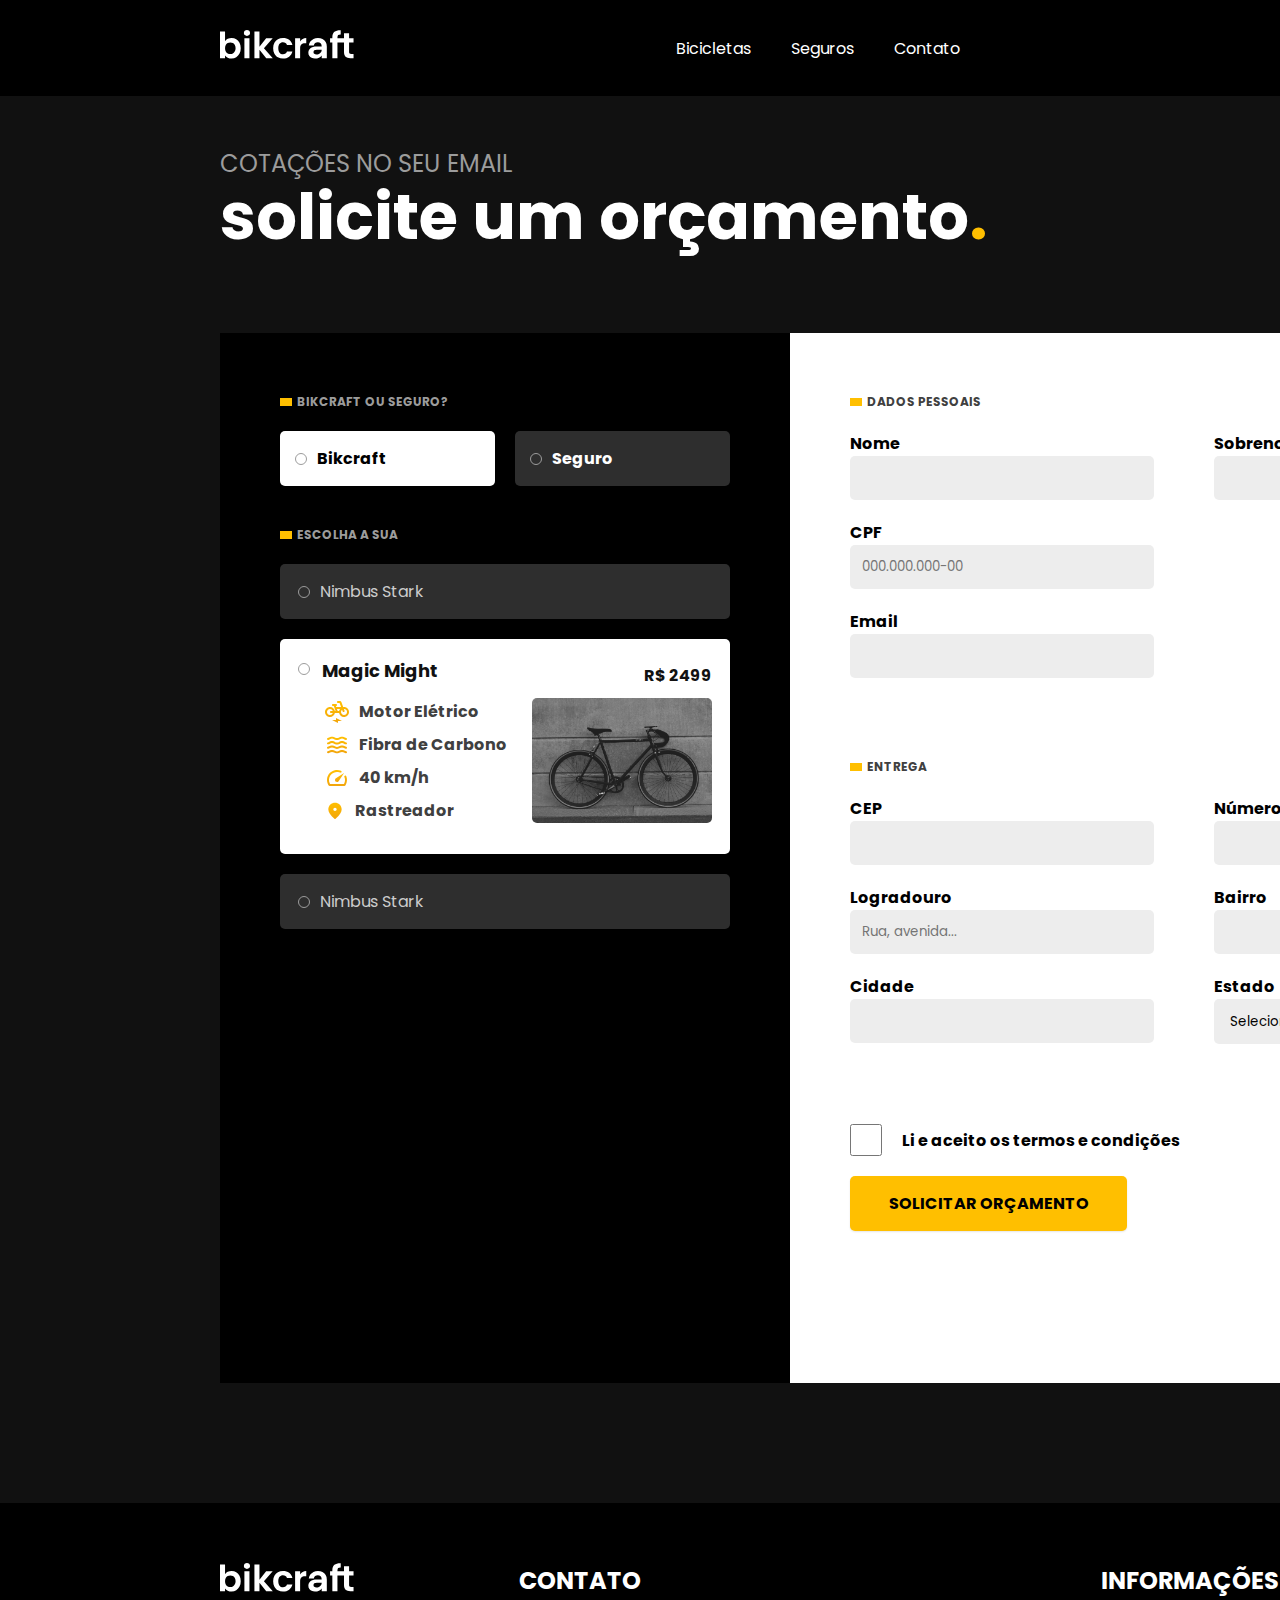
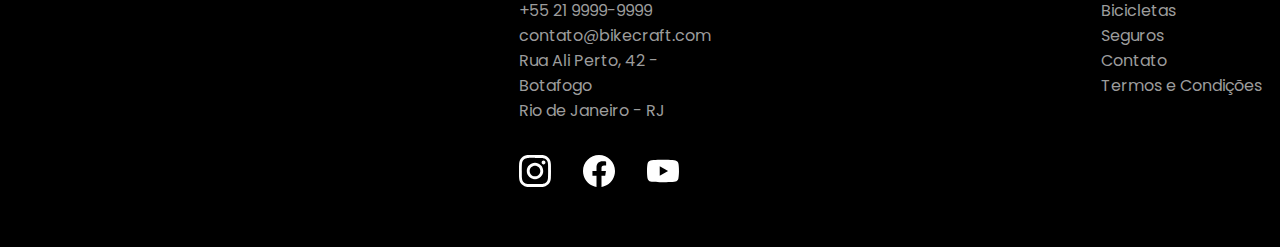
<file: pages/orcamento/orcamento.html>
<!DOCTYPE html>
<html lang="en">
  <head>
    <meta charset="UTF-8" />
    <meta http-equiv="X-UA-Compatible" content="IE=edge" />
    <meta name="viewport" content="width=device-width, initial-scale=1.0" />
    <link rel="stylesheet" href="../orcamento/styles/orcamento.css" />
    <link rel="preconnect" href="https://fonts.googleapis.com" />
    <link rel="preconnect" href="https://fonts.gstatic.com" crossorigin />
    <link href="https://fonts.googleapis.com/css2?family=Poppins:wght@400;600&display=swap" rel="stylesheet" />
    <link href="https://fonts.googleapis.com/css2?family=Merriweather:wght@900&display=swap" rel="stylesheet" />
    <title>Orçamento</title>
  </head>
  <body>
    <header>
      <div>
        <a href="../main/main.html">
        <svg class="logo" width="134" height="29" viewBox="0 0 134 29" fill="none" xmlns="http://www.w3.org/2000/svg">
          <path
            d="M5.04 11.196C5.688 10.236 6.576 9.456 7.704 8.856C8.856 8.256 10.164 7.956 11.628 7.956C13.332 7.956 14.868 8.376 16.236 9.216C17.628 10.056 18.72 11.256 19.512 12.816C20.328 14.352 20.736 16.14 20.736 18.18C20.736 20.22 20.328 22.032 19.512 23.616C18.72 25.176 17.628 26.388 16.236 27.252C14.868 28.116 13.332 28.548 11.628 28.548C10.14 28.548 8.832 28.26 7.704 27.684C6.6 27.084 5.712 26.316 5.04 25.38V28.224H0V1.584H5.04V11.196ZM15.588 18.18C15.588 16.98 15.336 15.948 14.832 15.084C14.352 14.196 13.704 13.524 12.888 13.068C12.1004 12.6131 11.2055 12.377 10.296 12.384C9.384 12.384 8.52 12.624 7.704 13.104C6.912 13.56 6.264 14.232 5.76 15.12C5.28 16.008 5.04 17.052 5.04 18.252C5.04 19.452 5.28 20.496 5.76 21.384C6.264 22.272 6.912 22.956 7.704 23.436C8.52 23.892 9.384 24.12 10.296 24.12C11.232 24.12 12.096 23.88 12.888 23.4C13.704 22.92 14.352 22.236 14.832 21.348C15.336 20.46 15.588 19.404 15.588 18.18ZM26.954 5.904C26.066 5.904 25.322 5.628 24.722 5.076C24.146 4.5 23.858 3.792 23.858 2.952C23.858 2.112 24.146 1.416 24.722 0.864C25.322 0.288 26.066 0 26.954 0C27.842 0 28.574 0.288 29.15 0.864C29.75 1.416 30.05 2.112 30.05 2.952C30.05 3.792 29.75 4.5 29.15 5.076C28.574 5.628 27.842 5.904 26.954 5.904ZM29.438 8.28V28.224H24.398V8.28H29.438ZM46.226 28.224L39.458 19.728V28.224H34.418V1.584H39.458V16.74L46.154 8.28H52.706L43.922 18.288L52.778 28.224H46.226ZM53.145 18.252C53.145 16.188 53.565 14.388 54.405 12.852C55.245 11.292 56.409 10.092 57.897 9.252C59.385 8.388 61.089 7.956 63.009 7.956C65.481 7.956 67.521 8.58 69.129 9.828C70.761 11.052 71.853 12.78 72.405 15.012H66.97C66.682 14.148 66.19 13.476 65.494 12.996C64.822 12.492 63.982 12.24 62.974 12.24C61.534 12.24 60.394 12.768 59.554 13.824C58.714 14.856 58.294 16.332 58.294 18.252C58.294 20.148 58.714 21.624 59.554 22.68C60.394 23.712 61.534 24.228 62.974 24.228C65.014 24.228 66.346 23.316 66.97 21.492H72.406C71.854 23.652 70.762 25.368 69.13 26.64C67.498 27.912 65.458 28.548 63.01 28.548C61.09 28.548 59.386 28.128 57.898 27.288C56.4218 26.4362 55.2125 25.1895 54.406 23.688C53.566 22.128 53.146 20.316 53.146 18.252H53.145ZM80.138 11.376C80.756 10.3495 81.6227 9.4952 82.658 8.892C83.714 8.292 84.914 7.992 86.258 7.992V13.284H84.926C83.342 13.284 82.142 13.656 81.326 14.4C80.534 15.144 80.138 16.44 80.138 18.288V28.224H75.098V8.28H80.138V11.376ZM101.712 25.38C101.16 26.292 100.26 27.06 99.012 27.684C97.764 28.284 96.42 28.584 94.98 28.584C93.732 28.584 92.604 28.332 91.596 27.828C90.588 27.324 89.796 26.628 89.22 25.74C88.644 24.852 88.356 23.832 88.356 22.68C88.356 20.832 89.04 19.32 90.408 18.144C91.8 16.968 93.876 16.38 96.636 16.38H101.712C101.664 15.108 101.292 14.1 100.596 13.356C99.924 12.588 98.988 12.204 97.788 12.204C96.732 12.204 95.856 12.492 95.16 13.068C94.464 13.62 94.02 14.4 93.828 15.408H88.788C89.028 13.968 89.544 12.684 90.336 11.556C91.1449 10.41 92.2362 9.4923 93.504 8.892C94.824 8.244 96.3 7.92 97.932 7.92C99.612 7.92 101.124 8.268 102.468 8.964C103.803 9.6289 104.916 10.6669 105.672 11.952C106.44 13.248 106.824 14.772 106.824 16.524V28.224H101.712V25.38ZM96.456 24.516C97.296 24.516 98.112 24.336 98.904 23.976C99.72 23.616 100.392 23.076 100.92 22.356C101.448 21.636 101.712 20.784 101.712 19.8V19.656H96.924C95.772 19.656 94.908 19.884 94.332 20.34C93.78 20.796 93.504 21.396 93.504 22.14C93.504 22.86 93.756 23.436 94.26 23.868C94.788 24.3 95.52 24.516 96.456 24.516ZM117.453 12.42V28.224H112.341V12.42H110.073V8.28H112.341V7.272C112.341 4.824 113.037 3.024 114.429 1.872C115.821 0.72 117.921 0.18 120.729 0.252V4.5C119.505 4.476 118.653 4.68 118.173 5.112C117.693 5.544 117.453 6.324 117.453 7.452V8.28H124.003V3.348H129.079V8.28H133.543V12.42H129.079V22.068C129.079 22.74 129.235 23.232 129.547 23.544C129.883 23.832 130.435 23.976 131.203 23.976H133.543V28.224H130.375C126.127 28.224 124.003 26.16 124.003 22.032V12.42H117.453Z"
          />
        </svg>
        </a>
      </div>
      <nav>
        <ul>
          <li><a href="../bicicletas/bicicletas.html">Bicicletas</a></li>
          <li><a href="../seguro/seguro.html">Seguros</a></li>
          <li><a href="../contato/contato.html">Contato</a></li>
        </ul>
      </nav>
    </header>
    <section id="orcamento">
      <div class="header-container">
        <p>COTAÇÕES NO SEU EMAIL</p>
        <h1>solicite um orçamento<span class="yellow-dot">.</span></h1>
      </div>

      <div class="form-container-all">
        <div class="side-panel">
          <div class="upper-container">
            <div class="header-buttons">
              <div class="retangle-yellow"></div>
              <p>BIKCRAFT OU SEGURO?</p>
            </div>
            <div class="upper-buttons">
              <button><img class="ball" src="../../resources/svg/eclipse.svg"/>Bikcraft</button>
              <button><img class="ball" src="../../resources/svg/eclipse.svg"/>Seguro</button>
            </div>
          </div>

          <div class="choice-user">
            <div class="header-buttons">
              <div class="retangle-yellow"></div>
              <p>ESCOLHA A SUA</p>
            </div>
            <div class="buttons-container">
              <button><img class="ball" src="../../resources/svg/eclipse.svg" />Nimbus Stark</button>

              <button class="whole-button">
                <div class="first-section">
                  <div class="enfeite"><img src="../../resources/svg/eclipse.svg" alt="eclipse"></div>
                  <div class="content">
                    <p class="header">Magic Might</p>
                    <ul>
                      <li><img src="../../resources/svg/bike.svg" />Motor Elétrico</li>
                      <li><img src="../../resources/svg/carbono.svg" />Fibra de Carbono</li>
                      <li><img src="../../resources/svg/velocidade.svg" />40 km/h</li>
                      <li><img src="../../resources/svg/local.svg" />Rastreador</li>
                    </ul>
                  </div>
                </div>

                <div class="second-section">
                  <p>R$ 2499</p>
                  <img src="../../resources/images/bike2.png" alt="bike" />
                </div>
              </button>

              <button><img class="ball"  src="../../resources/svg/eclipse.svg" />Nimbus Stark</button>
            </div>
          </div>
        </div>

        <div class="form-container">
          <div class="header-form">
            <div class="retangle-yellow"></div>
            <p>DADOS PESSOAIS</p>
          </div>

          <form action="post">
            <div class="first-form">
              <div class="form-row">
                <label for="nome"
                  >Nome
                  <input type="name" id="nome" />
                </label>
                <label for="nome"
                  >Sobrenome
                  <input type="name" id="nome" />
                </label>
              </div>

              <label for="nome"
                >CPF
                <input type="name" id="nome" placeholder="000.000.000-00" />
              </label>
              <label for="nome"
                >Email
                <input type="name" id="nome" />
              </label>
            </div>

            <div class="second-form">
              <div class="header-form">
                <div class="retangle-yellow"></div>
                <p>ENTREGA</p>
              </div>

              <div class="form-row">
                <label for="nome"
                  >CEP
                  <input type="name" id="nome" />
                </label>
                <label for="nome"
                  >Número
                  <input type="name" id="nome" />
                </label>
              </div>

              <div class="form-row">
                <label for="nome"
                  >Logradouro
                  <input type="name" id="nome" placeholder="Rua, avenida..." />
                </label>
                <label for="nome"
                  >Bairro
                  <input type="name" id="nome" />
                </label>
              </div>

              <div class="form-row">
                <label for="nome"
                  >Cidade
                  <input type="name" id="nome" />
                </label>
                <label for="nome"
                  >Estado
                  <select>
                    <option default hidden>Selecione</option>
                  </select>
                </label>
              </div>
            </div>

            <div class="last-section">
              <div class="check-container">
                <input type="checkbox" name="cond" id="cond" />
                <label for="cond">Li e aceito os termos e condições </label>
              </div>
              <button type="submit">SOLICITAR ORÇAMENTO</button>
            </div>
          </form>
        </div>
      </div>
    </section>

    <footer>
      <section id="content-footer">
        <div class="first-container-footer">
          <svg class="logo" width="134" height="29" viewBox="0 0 134 29" fill="none" xmlns="http://www.w3.org/2000/svg">
            <path
              d="M5.04 11.196C5.688 10.236 6.576 9.456 7.704 8.856C8.856 8.256 10.164 7.956 11.628 7.956C13.332 7.956 14.868 8.376 16.236 9.216C17.628 10.056 18.72 11.256 19.512 12.816C20.328 14.352 20.736 16.14 20.736 18.18C20.736 20.22 20.328 22.032 19.512 23.616C18.72 25.176 17.628 26.388 16.236 27.252C14.868 28.116 13.332 28.548 11.628 28.548C10.14 28.548 8.832 28.26 7.704 27.684C6.6 27.084 5.712 26.316 5.04 25.38V28.224H0V1.584H5.04V11.196ZM15.588 18.18C15.588 16.98 15.336 15.948 14.832 15.084C14.352 14.196 13.704 13.524 12.888 13.068C12.1004 12.6131 11.2055 12.377 10.296 12.384C9.384 12.384 8.52 12.624 7.704 13.104C6.912 13.56 6.264 14.232 5.76 15.12C5.28 16.008 5.04 17.052 5.04 18.252C5.04 19.452 5.28 20.496 5.76 21.384C6.264 22.272 6.912 22.956 7.704 23.436C8.52 23.892 9.384 24.12 10.296 24.12C11.232 24.12 12.096 23.88 12.888 23.4C13.704 22.92 14.352 22.236 14.832 21.348C15.336 20.46 15.588 19.404 15.588 18.18ZM26.954 5.904C26.066 5.904 25.322 5.628 24.722 5.076C24.146 4.5 23.858 3.792 23.858 2.952C23.858 2.112 24.146 1.416 24.722 0.864C25.322 0.288 26.066 0 26.954 0C27.842 0 28.574 0.288 29.15 0.864C29.75 1.416 30.05 2.112 30.05 2.952C30.05 3.792 29.75 4.5 29.15 5.076C28.574 5.628 27.842 5.904 26.954 5.904ZM29.438 8.28V28.224H24.398V8.28H29.438ZM46.226 28.224L39.458 19.728V28.224H34.418V1.584H39.458V16.74L46.154 8.28H52.706L43.922 18.288L52.778 28.224H46.226ZM53.145 18.252C53.145 16.188 53.565 14.388 54.405 12.852C55.245 11.292 56.409 10.092 57.897 9.252C59.385 8.388 61.089 7.956 63.009 7.956C65.481 7.956 67.521 8.58 69.129 9.828C70.761 11.052 71.853 12.78 72.405 15.012H66.97C66.682 14.148 66.19 13.476 65.494 12.996C64.822 12.492 63.982 12.24 62.974 12.24C61.534 12.24 60.394 12.768 59.554 13.824C58.714 14.856 58.294 16.332 58.294 18.252C58.294 20.148 58.714 21.624 59.554 22.68C60.394 23.712 61.534 24.228 62.974 24.228C65.014 24.228 66.346 23.316 66.97 21.492H72.406C71.854 23.652 70.762 25.368 69.13 26.64C67.498 27.912 65.458 28.548 63.01 28.548C61.09 28.548 59.386 28.128 57.898 27.288C56.4218 26.4362 55.2125 25.1895 54.406 23.688C53.566 22.128 53.146 20.316 53.146 18.252H53.145ZM80.138 11.376C80.756 10.3495 81.6227 9.4952 82.658 8.892C83.714 8.292 84.914 7.992 86.258 7.992V13.284H84.926C83.342 13.284 82.142 13.656 81.326 14.4C80.534 15.144 80.138 16.44 80.138 18.288V28.224H75.098V8.28H80.138V11.376ZM101.712 25.38C101.16 26.292 100.26 27.06 99.012 27.684C97.764 28.284 96.42 28.584 94.98 28.584C93.732 28.584 92.604 28.332 91.596 27.828C90.588 27.324 89.796 26.628 89.22 25.74C88.644 24.852 88.356 23.832 88.356 22.68C88.356 20.832 89.04 19.32 90.408 18.144C91.8 16.968 93.876 16.38 96.636 16.38H101.712C101.664 15.108 101.292 14.1 100.596 13.356C99.924 12.588 98.988 12.204 97.788 12.204C96.732 12.204 95.856 12.492 95.16 13.068C94.464 13.62 94.02 14.4 93.828 15.408H88.788C89.028 13.968 89.544 12.684 90.336 11.556C91.1449 10.41 92.2362 9.4923 93.504 8.892C94.824 8.244 96.3 7.92 97.932 7.92C99.612 7.92 101.124 8.268 102.468 8.964C103.803 9.6289 104.916 10.6669 105.672 11.952C106.44 13.248 106.824 14.772 106.824 16.524V28.224H101.712V25.38ZM96.456 24.516C97.296 24.516 98.112 24.336 98.904 23.976C99.72 23.616 100.392 23.076 100.92 22.356C101.448 21.636 101.712 20.784 101.712 19.8V19.656H96.924C95.772 19.656 94.908 19.884 94.332 20.34C93.78 20.796 93.504 21.396 93.504 22.14C93.504 22.86 93.756 23.436 94.26 23.868C94.788 24.3 95.52 24.516 96.456 24.516ZM117.453 12.42V28.224H112.341V12.42H110.073V8.28H112.341V7.272C112.341 4.824 113.037 3.024 114.429 1.872C115.821 0.72 117.921 0.18 120.729 0.252V4.5C119.505 4.476 118.653 4.68 118.173 5.112C117.693 5.544 117.453 6.324 117.453 7.452V8.28H124.003V3.348H129.079V8.28H133.543V12.42H129.079V22.068C129.079 22.74 129.235 23.232 129.547 23.544C129.883 23.832 130.435 23.976 131.203 23.976H133.543V28.224H130.375C126.127 28.224 124.003 26.16 124.003 22.032V12.42H117.453Z"
            />
          </svg>
        </div>
        <div class="text-section">
          <div class="second-container-footer">
            <h3>CONTATO</h3>
            <p>+55 21 9999-9999</p>
            <p>contato@bikecraft.com</p>
            <p>Rua Ali Perto, 42 - Botafogo</p>
            <p>Rio de Janeiro - RJ</p>
            <div class="logos-social">
              <img src="../../resources/svg/instagram.svg" alt="instagram" />
              <img src="../../resources/svg/facebook.svg" alt="facebook.svg" />
              <img src="../../resources/svg/youtube.svg" alt="youtube" />
            </div>
          </div>
          <div class="third-container-footer">
            <h3>INFORMAÇÕES</h3>
            <ul>
              <li><a href="../bicicletas/bicicletas.html">Bicicletas</a></li>
              <li><a href="../seguro/seguro.html">Seguros</a></li>
              <li><a href="../contato/contato.html">Contato</a></li>
              <li><a href="../termos/termos.html">Termos e Condições</a></li>
            </ul>
          </div>
        </div>

        <p>Bikcraft © Alguns direitos reservados.</p>
      </section>
    </footer>
  </body>
</html>
</file>
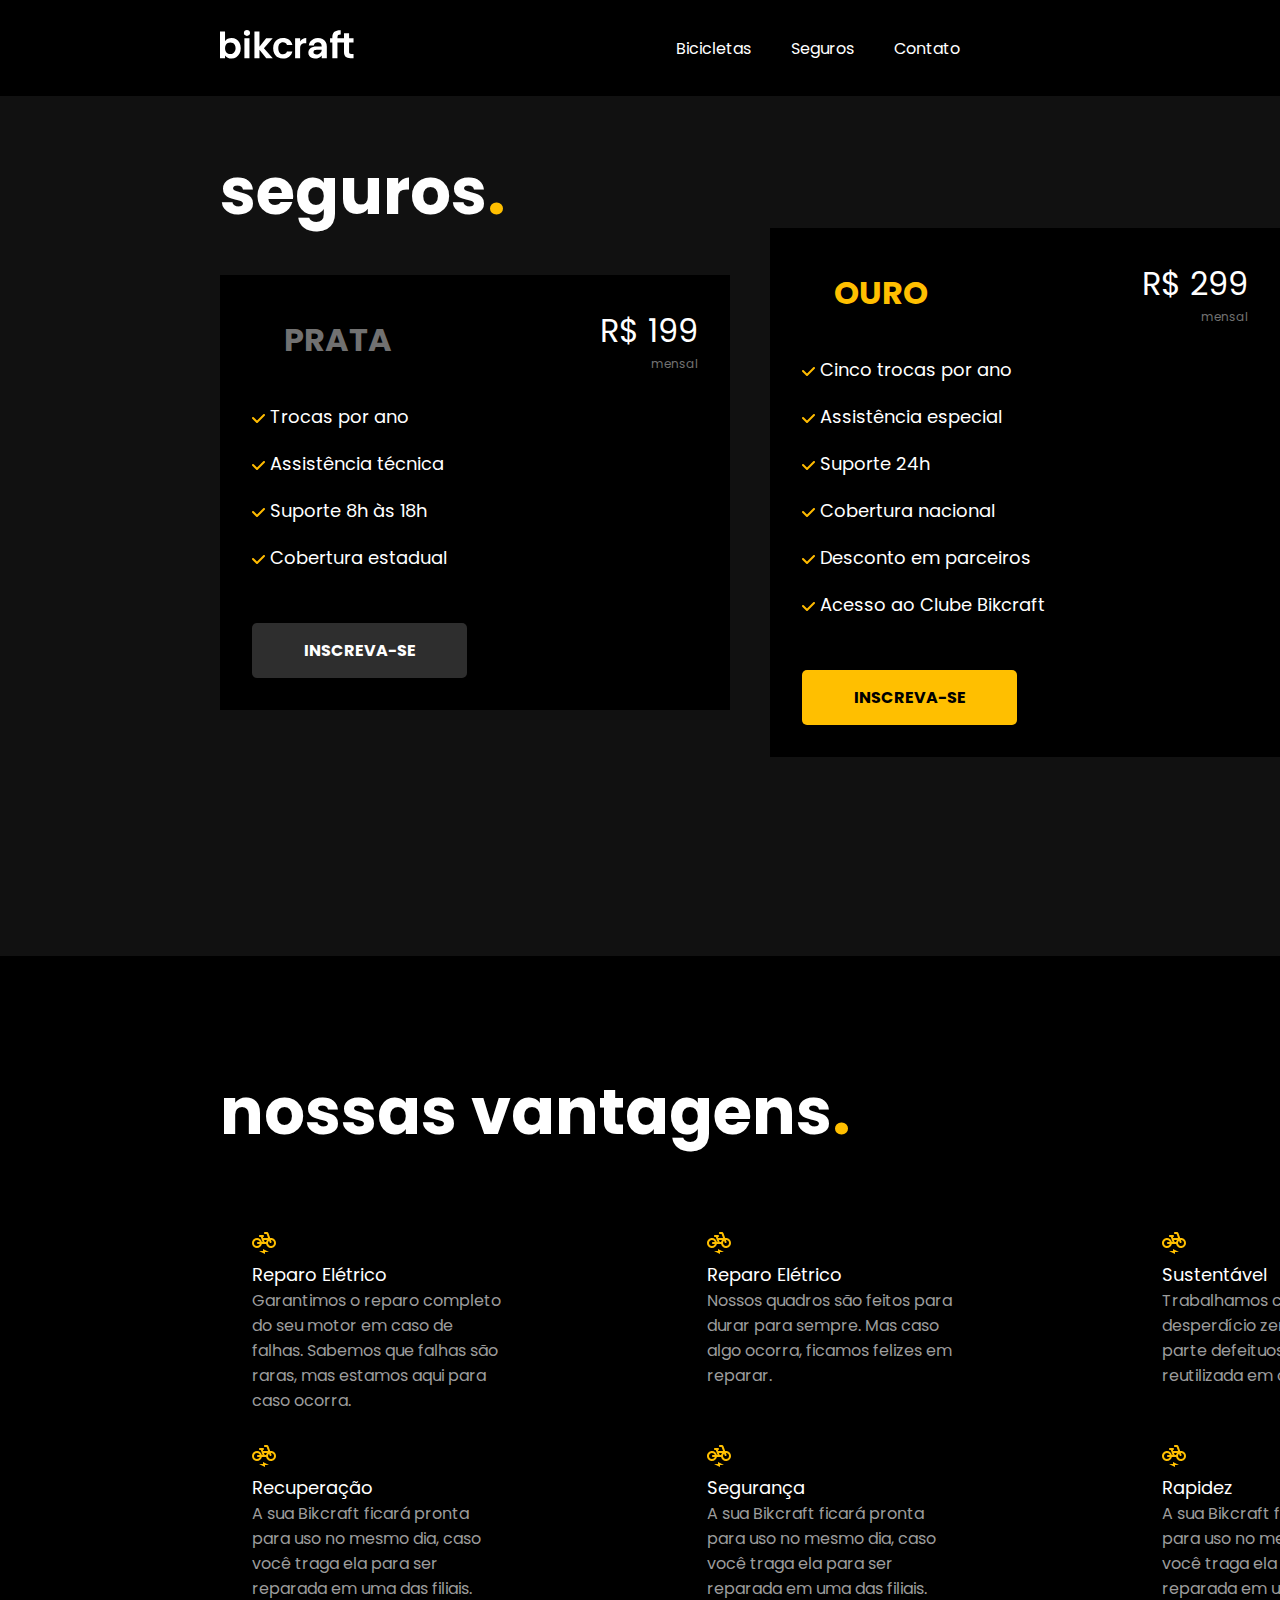
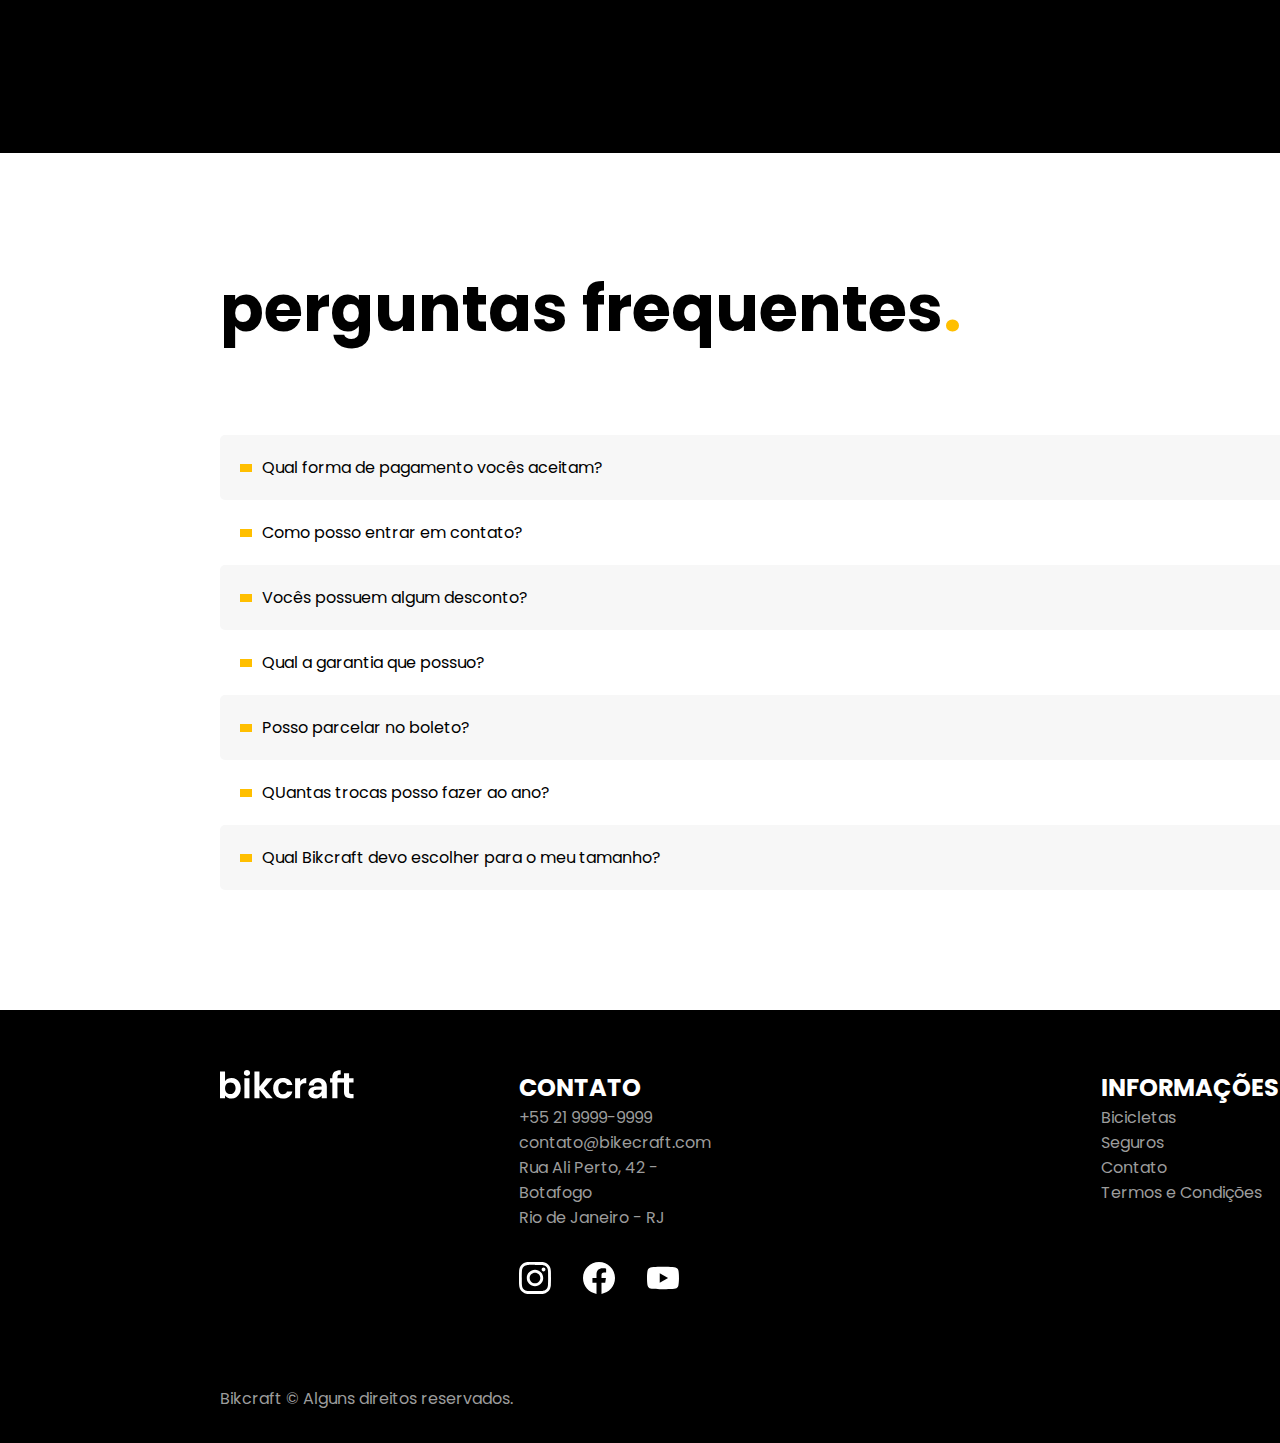
<file: pages/seguro/seguro.html>
<!DOCTYPE html>
<html lang="en">
  <head>
    <meta charset="UTF-8" />
    <meta http-equiv="X-UA-Compatible" content="IE=edge" />
    <meta name="viewport" content="width=device-width, initial-scale=1.0" />
    <link rel="stylesheet" href="./styles/seguro.css" />
    <link rel="preconnect" href="https://fonts.googleapis.com" />
    <link rel="preconnect" href="https://fonts.gstatic.com" crossorigin />
    <link href="https://fonts.googleapis.com/css2?family=Poppins:wght@400;600&display=swap" rel="stylesheet" />
    <link href="https://fonts.googleapis.com/css2?family=Merriweather:wght@900&display=swap" rel="stylesheet" />
    <title>Seguro</title>
  </head>
  <body>
    <header>
      <div>
        <a href="../main/main.html">
        <svg class="logo" width="134" height="29" viewBox="0 0 134 29" fill="none" xmlns="http://www.w3.org/2000/svg">
          <path
            d="M5.04 11.196C5.688 10.236 6.576 9.456 7.704 8.856C8.856 8.256 10.164 7.956 11.628 7.956C13.332 7.956 14.868 8.376 16.236 9.216C17.628 10.056 18.72 11.256 19.512 12.816C20.328 14.352 20.736 16.14 20.736 18.18C20.736 20.22 20.328 22.032 19.512 23.616C18.72 25.176 17.628 26.388 16.236 27.252C14.868 28.116 13.332 28.548 11.628 28.548C10.14 28.548 8.832 28.26 7.704 27.684C6.6 27.084 5.712 26.316 5.04 25.38V28.224H0V1.584H5.04V11.196ZM15.588 18.18C15.588 16.98 15.336 15.948 14.832 15.084C14.352 14.196 13.704 13.524 12.888 13.068C12.1004 12.6131 11.2055 12.377 10.296 12.384C9.384 12.384 8.52 12.624 7.704 13.104C6.912 13.56 6.264 14.232 5.76 15.12C5.28 16.008 5.04 17.052 5.04 18.252C5.04 19.452 5.28 20.496 5.76 21.384C6.264 22.272 6.912 22.956 7.704 23.436C8.52 23.892 9.384 24.12 10.296 24.12C11.232 24.12 12.096 23.88 12.888 23.4C13.704 22.92 14.352 22.236 14.832 21.348C15.336 20.46 15.588 19.404 15.588 18.18ZM26.954 5.904C26.066 5.904 25.322 5.628 24.722 5.076C24.146 4.5 23.858 3.792 23.858 2.952C23.858 2.112 24.146 1.416 24.722 0.864C25.322 0.288 26.066 0 26.954 0C27.842 0 28.574 0.288 29.15 0.864C29.75 1.416 30.05 2.112 30.05 2.952C30.05 3.792 29.75 4.5 29.15 5.076C28.574 5.628 27.842 5.904 26.954 5.904ZM29.438 8.28V28.224H24.398V8.28H29.438ZM46.226 28.224L39.458 19.728V28.224H34.418V1.584H39.458V16.74L46.154 8.28H52.706L43.922 18.288L52.778 28.224H46.226ZM53.145 18.252C53.145 16.188 53.565 14.388 54.405 12.852C55.245 11.292 56.409 10.092 57.897 9.252C59.385 8.388 61.089 7.956 63.009 7.956C65.481 7.956 67.521 8.58 69.129 9.828C70.761 11.052 71.853 12.78 72.405 15.012H66.97C66.682 14.148 66.19 13.476 65.494 12.996C64.822 12.492 63.982 12.24 62.974 12.24C61.534 12.24 60.394 12.768 59.554 13.824C58.714 14.856 58.294 16.332 58.294 18.252C58.294 20.148 58.714 21.624 59.554 22.68C60.394 23.712 61.534 24.228 62.974 24.228C65.014 24.228 66.346 23.316 66.97 21.492H72.406C71.854 23.652 70.762 25.368 69.13 26.64C67.498 27.912 65.458 28.548 63.01 28.548C61.09 28.548 59.386 28.128 57.898 27.288C56.4218 26.4362 55.2125 25.1895 54.406 23.688C53.566 22.128 53.146 20.316 53.146 18.252H53.145ZM80.138 11.376C80.756 10.3495 81.6227 9.4952 82.658 8.892C83.714 8.292 84.914 7.992 86.258 7.992V13.284H84.926C83.342 13.284 82.142 13.656 81.326 14.4C80.534 15.144 80.138 16.44 80.138 18.288V28.224H75.098V8.28H80.138V11.376ZM101.712 25.38C101.16 26.292 100.26 27.06 99.012 27.684C97.764 28.284 96.42 28.584 94.98 28.584C93.732 28.584 92.604 28.332 91.596 27.828C90.588 27.324 89.796 26.628 89.22 25.74C88.644 24.852 88.356 23.832 88.356 22.68C88.356 20.832 89.04 19.32 90.408 18.144C91.8 16.968 93.876 16.38 96.636 16.38H101.712C101.664 15.108 101.292 14.1 100.596 13.356C99.924 12.588 98.988 12.204 97.788 12.204C96.732 12.204 95.856 12.492 95.16 13.068C94.464 13.62 94.02 14.4 93.828 15.408H88.788C89.028 13.968 89.544 12.684 90.336 11.556C91.1449 10.41 92.2362 9.4923 93.504 8.892C94.824 8.244 96.3 7.92 97.932 7.92C99.612 7.92 101.124 8.268 102.468 8.964C103.803 9.6289 104.916 10.6669 105.672 11.952C106.44 13.248 106.824 14.772 106.824 16.524V28.224H101.712V25.38ZM96.456 24.516C97.296 24.516 98.112 24.336 98.904 23.976C99.72 23.616 100.392 23.076 100.92 22.356C101.448 21.636 101.712 20.784 101.712 19.8V19.656H96.924C95.772 19.656 94.908 19.884 94.332 20.34C93.78 20.796 93.504 21.396 93.504 22.14C93.504 22.86 93.756 23.436 94.26 23.868C94.788 24.3 95.52 24.516 96.456 24.516ZM117.453 12.42V28.224H112.341V12.42H110.073V8.28H112.341V7.272C112.341 4.824 113.037 3.024 114.429 1.872C115.821 0.72 117.921 0.18 120.729 0.252V4.5C119.505 4.476 118.653 4.68 118.173 5.112C117.693 5.544 117.453 6.324 117.453 7.452V8.28H124.003V3.348H129.079V8.28H133.543V12.42H129.079V22.068C129.079 22.74 129.235 23.232 129.547 23.544C129.883 23.832 130.435 23.976 131.203 23.976H133.543V28.224H130.375C126.127 28.224 124.003 26.16 124.003 22.032V12.42H117.453Z"
          />
        </svg>
      </a>
      </div>
      <nav>
        <ul>
          <li><a href="../bicicletas/bicicletas.html">Bicicletas</a></li>
          <li><a href="../seguro/seguro.html">Seguros</a></li>
          <li><a href="../contato/contato.html">Contato</a></li>
        </ul>
      </nav>
    </header>
    <section id="seguros">
      <h1>seguros<span class="yellow-dot">.</span></h1>
      <div class="container-cards">
        <div class="data-container first-container">
          <div class="header-container">
            <h2 class="grey-title">PRATA</h2>
            <div class="price">
              <p>R$ 199</p>
              <p>mensal</p>
            </div>
          </div>
          <ul>
            <li><img src="../../resources/svg/right.svg" /> Trocas por ano</li>
            <li><img src="../../resources/svg/right.svg" /> Assistência técnica</li>
            <li><img src="../../resources/svg/right.svg" /> Suporte 8h às 18h</li>
            <li><img src="../../resources/svg/right.svg" /> Cobertura estadual</li>
          </ul>
          <button class="grey">INSCREVA-SE</button>
        </div>
        <div class="data-container second-container">
          <div class="header-container">
            <h2>OURO</h2>
            <div class="price">
              <p>R$ 299</p>
              <p>mensal</p>
            </div>
          </div>
          <ul>
            <li><img src="../../resources/svg/right.svg" /> Cinco trocas por ano</li>
            <li><img src="../../resources/svg/right.svg" /> Assistência especial</li>
            <li><img src="../../resources/svg/right.svg" /> Suporte 24h</li>
            <li><img src="../../resources/svg/right.svg" /> Cobertura nacional</li>
            <li><img src="../../resources/svg/right.svg" /> Desconto em parceiros</li>
            <li><img src="../../resources/svg/right.svg" /> Acesso ao Clube Bikcraft</li>
          </ul>
          <button>INSCREVA-SE</button>
        </div>
      </div>
    </section>
    <section id="vantagens">
      <h1>nossas vantagens<span class="yellow-dot">.</span></h1>
      <div class="card-info">
        <div class="box-cards">
          <div class="card-row">
            <div class="card">
              <svg width="24" height="22" viewBox="0 0 24 22" xmlns="http://www.w3.org/2000/svg">
                <path
                  d="M19 6H18.18L16.48 1.32C16.3393 0.934104 16.0836 0.600651 15.7474 0.364616C15.4112 0.128582 15.0108 0.00132163 14.6 0H13C12.45 0 12 0.45 12 1C12 1.55 12.45 2 13 2H14.6L16.06 6H11.25L10.89 5H10.98C11.53 5 11.98 4.55 11.98 4C11.98 3.45 11.53 3 10.98 3H8C7.45 3 7 3.45 7 4C7 4.55 7.45 5 8 5H8.75L10.57 10H9.9C9.46 7.77 7.59 6.12 5.25 6.01C2.45 5.87 0 8.2 0 11C0 13.8 2.2 16 5 16C7.46 16 9.45 14.31 9.9 12H14.1C14.54 14.23 16.41 15.88 18.75 15.99C21.55 16.12 24 13.8 24 10.99C24 8.2 21.8 6 19 6ZM6 12H7.82C7.4 13.23 6.22 14.08 4.8 13.99C3.31 13.9 2.07 12.64 2 11.14C1.93 9.39 3.27 8 5 8C6.33 8 7.42 8.83 7.82 10H6C5.45 10 5 10.45 5 11C5 11.55 5.45 12 6 12ZM14.1 10H12.7L11.97 8H15C14.56 8.58 14.24 9.25 14.1 10ZM18.88 14C17.34 13.94 16.04 12.63 16 11.08C15.98 10.12 16.39 9.28 17.05 8.72L17.67 10.42C17.86 10.94 18.43 11.21 18.95 11.02C19.47 10.83 19.74 10.26 19.55 9.74L18.92 8.01L18.93 8C19.3309 7.98633 19.7305 8.05405 20.1045 8.19908C20.4785 8.3441 20.8193 8.56343 21.1062 8.84381C21.3932 9.12418 21.6203 9.4598 21.7739 9.83039C21.9275 10.201 22.0044 10.5989 22 11C22 12.72 20.62 14.06 18.88 14ZM11 19H7L13 22V20H17L11 17V19Z"
                />
              </svg>
              <p class="title-card">Reparo Elétrico</p>
              <p class="desc-card">
                Garantimos o reparo completo do seu motor em caso de falhas. Sabemos que falhas são raras, mas estamos aqui
                para caso ocorra.
              </p>
            </div>
            <div class="card">
              <svg width="24" height="22" viewBox="0 0 24 22" xmlns="http://www.w3.org/2000/svg">
                <path
                  d="M19 6H18.18L16.48 1.32C16.3393 0.934104 16.0836 0.600651 15.7474 0.364616C15.4112 0.128582 15.0108 0.00132163 14.6 0H13C12.45 0 12 0.45 12 1C12 1.55 12.45 2 13 2H14.6L16.06 6H11.25L10.89 5H10.98C11.53 5 11.98 4.55 11.98 4C11.98 3.45 11.53 3 10.98 3H8C7.45 3 7 3.45 7 4C7 4.55 7.45 5 8 5H8.75L10.57 10H9.9C9.46 7.77 7.59 6.12 5.25 6.01C2.45 5.87 0 8.2 0 11C0 13.8 2.2 16 5 16C7.46 16 9.45 14.31 9.9 12H14.1C14.54 14.23 16.41 15.88 18.75 15.99C21.55 16.12 24 13.8 24 10.99C24 8.2 21.8 6 19 6ZM6 12H7.82C7.4 13.23 6.22 14.08 4.8 13.99C3.31 13.9 2.07 12.64 2 11.14C1.93 9.39 3.27 8 5 8C6.33 8 7.42 8.83 7.82 10H6C5.45 10 5 10.45 5 11C5 11.55 5.45 12 6 12ZM14.1 10H12.7L11.97 8H15C14.56 8.58 14.24 9.25 14.1 10ZM18.88 14C17.34 13.94 16.04 12.63 16 11.08C15.98 10.12 16.39 9.28 17.05 8.72L17.67 10.42C17.86 10.94 18.43 11.21 18.95 11.02C19.47 10.83 19.74 10.26 19.55 9.74L18.92 8.01L18.93 8C19.3309 7.98633 19.7305 8.05405 20.1045 8.19908C20.4785 8.3441 20.8193 8.56343 21.1062 8.84381C21.3932 9.12418 21.6203 9.4598 21.7739 9.83039C21.9275 10.201 22.0044 10.5989 22 11C22 12.72 20.62 14.06 18.88 14ZM11 19H7L13 22V20H17L11 17V19Z"
                />
              </svg>
              <p class="title-card">Reparo Elétrico</p>
              <p class="desc-card">
                Nossos quadros são feitos para durar para sempre. Mas caso algo ocorra, ficamos felizes em reparar.
              </p>
            </div>
            <div class="card">
              <svg width="24" height="22" viewBox="0 0 24 22" xmlns="http://www.w3.org/2000/svg">
                <path
                  d="M19 6H18.18L16.48 1.32C16.3393 0.934104 16.0836 0.600651 15.7474 0.364616C15.4112 0.128582 15.0108 0.00132163 14.6 0H13C12.45 0 12 0.45 12 1C12 1.55 12.45 2 13 2H14.6L16.06 6H11.25L10.89 5H10.98C11.53 5 11.98 4.55 11.98 4C11.98 3.45 11.53 3 10.98 3H8C7.45 3 7 3.45 7 4C7 4.55 7.45 5 8 5H8.75L10.57 10H9.9C9.46 7.77 7.59 6.12 5.25 6.01C2.45 5.87 0 8.2 0 11C0 13.8 2.2 16 5 16C7.46 16 9.45 14.31 9.9 12H14.1C14.54 14.23 16.41 15.88 18.75 15.99C21.55 16.12 24 13.8 24 10.99C24 8.2 21.8 6 19 6ZM6 12H7.82C7.4 13.23 6.22 14.08 4.8 13.99C3.31 13.9 2.07 12.64 2 11.14C1.93 9.39 3.27 8 5 8C6.33 8 7.42 8.83 7.82 10H6C5.45 10 5 10.45 5 11C5 11.55 5.45 12 6 12ZM14.1 10H12.7L11.97 8H15C14.56 8.58 14.24 9.25 14.1 10ZM18.88 14C17.34 13.94 16.04 12.63 16 11.08C15.98 10.12 16.39 9.28 17.05 8.72L17.67 10.42C17.86 10.94 18.43 11.21 18.95 11.02C19.47 10.83 19.74 10.26 19.55 9.74L18.92 8.01L18.93 8C19.3309 7.98633 19.7305 8.05405 20.1045 8.19908C20.4785 8.3441 20.8193 8.56343 21.1062 8.84381C21.3932 9.12418 21.6203 9.4598 21.7739 9.83039C21.9275 10.201 22.0044 10.5989 22 11C22 12.72 20.62 14.06 18.88 14ZM11 19H7L13 22V20H17L11 17V19Z"
                />
              </svg>
              <p class="title-card">Sustentável</p>
              <p class="desc-card">
                Trabalhamos com a filosofia de desperdício zero. Qualquer parte defeituosa é reciclada e reutilizada em outro
                projeto.
              </p>
            </div>
          </div>
          <div class="card-row">
            <div class="card">
              <svg width="24" height="22" viewBox="0 0 24 22" xmlns="http://www.w3.org/2000/svg">
                <path
                  d="M19 6H18.18L16.48 1.32C16.3393 0.934104 16.0836 0.600651 15.7474 0.364616C15.4112 0.128582 15.0108 0.00132163 14.6 0H13C12.45 0 12 0.45 12 1C12 1.55 12.45 2 13 2H14.6L16.06 6H11.25L10.89 5H10.98C11.53 5 11.98 4.55 11.98 4C11.98 3.45 11.53 3 10.98 3H8C7.45 3 7 3.45 7 4C7 4.55 7.45 5 8 5H8.75L10.57 10H9.9C9.46 7.77 7.59 6.12 5.25 6.01C2.45 5.87 0 8.2 0 11C0 13.8 2.2 16 5 16C7.46 16 9.45 14.31 9.9 12H14.1C14.54 14.23 16.41 15.88 18.75 15.99C21.55 16.12 24 13.8 24 10.99C24 8.2 21.8 6 19 6ZM6 12H7.82C7.4 13.23 6.22 14.08 4.8 13.99C3.31 13.9 2.07 12.64 2 11.14C1.93 9.39 3.27 8 5 8C6.33 8 7.42 8.83 7.82 10H6C5.45 10 5 10.45 5 11C5 11.55 5.45 12 6 12ZM14.1 10H12.7L11.97 8H15C14.56 8.58 14.24 9.25 14.1 10ZM18.88 14C17.34 13.94 16.04 12.63 16 11.08C15.98 10.12 16.39 9.28 17.05 8.72L17.67 10.42C17.86 10.94 18.43 11.21 18.95 11.02C19.47 10.83 19.74 10.26 19.55 9.74L18.92 8.01L18.93 8C19.3309 7.98633 19.7305 8.05405 20.1045 8.19908C20.4785 8.3441 20.8193 8.56343 21.1062 8.84381C21.3932 9.12418 21.6203 9.4598 21.7739 9.83039C21.9275 10.201 22.0044 10.5989 22 11C22 12.72 20.62 14.06 18.88 14ZM11 19H7L13 22V20H17L11 17V19Z"
                />
              </svg>
              <p class="title-card">Recuperação</p>
              <p class="desc-card">
                A sua Bikcraft ficará pronta para uso no mesmo dia, caso você traga ela para ser reparada em uma das filiais.
              </p>
            </div>
            <div class="card">
              <svg width="24" height="22" viewBox="0 0 24 22" xmlns="http://www.w3.org/2000/svg">
                <path
                  d="M19 6H18.18L16.48 1.32C16.3393 0.934104 16.0836 0.600651 15.7474 0.364616C15.4112 0.128582 15.0108 0.00132163 14.6 0H13C12.45 0 12 0.45 12 1C12 1.55 12.45 2 13 2H14.6L16.06 6H11.25L10.89 5H10.98C11.53 5 11.98 4.55 11.98 4C11.98 3.45 11.53 3 10.98 3H8C7.45 3 7 3.45 7 4C7 4.55 7.45 5 8 5H8.75L10.57 10H9.9C9.46 7.77 7.59 6.12 5.25 6.01C2.45 5.87 0 8.2 0 11C0 13.8 2.2 16 5 16C7.46 16 9.45 14.31 9.9 12H14.1C14.54 14.23 16.41 15.88 18.75 15.99C21.55 16.12 24 13.8 24 10.99C24 8.2 21.8 6 19 6ZM6 12H7.82C7.4 13.23 6.22 14.08 4.8 13.99C3.31 13.9 2.07 12.64 2 11.14C1.93 9.39 3.27 8 5 8C6.33 8 7.42 8.83 7.82 10H6C5.45 10 5 10.45 5 11C5 11.55 5.45 12 6 12ZM14.1 10H12.7L11.97 8H15C14.56 8.58 14.24 9.25 14.1 10ZM18.88 14C17.34 13.94 16.04 12.63 16 11.08C15.98 10.12 16.39 9.28 17.05 8.72L17.67 10.42C17.86 10.94 18.43 11.21 18.95 11.02C19.47 10.83 19.74 10.26 19.55 9.74L18.92 8.01L18.93 8C19.3309 7.98633 19.7305 8.05405 20.1045 8.19908C20.4785 8.3441 20.8193 8.56343 21.1062 8.84381C21.3932 9.12418 21.6203 9.4598 21.7739 9.83039C21.9275 10.201 22.0044 10.5989 22 11C22 12.72 20.62 14.06 18.88 14ZM11 19H7L13 22V20H17L11 17V19Z"
                />
              </svg>
              <p class="title-card">Segurança</p>
              <p class="desc-card">
                A sua Bikcraft ficará pronta para uso no mesmo dia, caso você traga ela para ser reparada em uma das filiais.
              </p>
            </div>
            <div class="card">
              <svg width="24" height="22" viewBox="0 0 24 22" xmlns="http://www.w3.org/2000/svg">
                <path
                  d="M19 6H18.18L16.48 1.32C16.3393 0.934104 16.0836 0.600651 15.7474 0.364616C15.4112 0.128582 15.0108 0.00132163 14.6 0H13C12.45 0 12 0.45 12 1C12 1.55 12.45 2 13 2H14.6L16.06 6H11.25L10.89 5H10.98C11.53 5 11.98 4.55 11.98 4C11.98 3.45 11.53 3 10.98 3H8C7.45 3 7 3.45 7 4C7 4.55 7.45 5 8 5H8.75L10.57 10H9.9C9.46 7.77 7.59 6.12 5.25 6.01C2.45 5.87 0 8.2 0 11C0 13.8 2.2 16 5 16C7.46 16 9.45 14.31 9.9 12H14.1C14.54 14.23 16.41 15.88 18.75 15.99C21.55 16.12 24 13.8 24 10.99C24 8.2 21.8 6 19 6ZM6 12H7.82C7.4 13.23 6.22 14.08 4.8 13.99C3.31 13.9 2.07 12.64 2 11.14C1.93 9.39 3.27 8 5 8C6.33 8 7.42 8.83 7.82 10H6C5.45 10 5 10.45 5 11C5 11.55 5.45 12 6 12ZM14.1 10H12.7L11.97 8H15C14.56 8.58 14.24 9.25 14.1 10ZM18.88 14C17.34 13.94 16.04 12.63 16 11.08C15.98 10.12 16.39 9.28 17.05 8.72L17.67 10.42C17.86 10.94 18.43 11.21 18.95 11.02C19.47 10.83 19.74 10.26 19.55 9.74L18.92 8.01L18.93 8C19.3309 7.98633 19.7305 8.05405 20.1045 8.19908C20.4785 8.3441 20.8193 8.56343 21.1062 8.84381C21.3932 9.12418 21.6203 9.4598 21.7739 9.83039C21.9275 10.201 22.0044 10.5989 22 11C22 12.72 20.62 14.06 18.88 14ZM11 19H7L13 22V20H17L11 17V19Z"
                />
              </svg>
              <p class="title-card">Rapidez</p>
              <p class="desc-card">
                A sua Bikcraft ficará pronta para uso no mesmo dia, caso você traga ela para ser reparada em uma das filiais.
              </p>
            </div>
          </div>
        </div>
      </div>
    </section>
    <section id="perguntas">
      <h1>perguntas frequentes<span class="yellow-dot">.</span></h1>
      <ul>
        <li>
          <div class="yellow-retangle"></div>
          Qual forma de pagamento vocês aceitam?
        </li>
        <li>
          <div class="yellow-retangle"></div>
          Como posso entrar em contato?
        </li>
        <li>
          <div class="yellow-retangle"></div>
          Vocês possuem algum desconto?
        </li>
        <li>
          <div class="yellow-retangle"></div>
          Qual a garantia que possuo?
        </li>
        <li>
          <div class="yellow-retangle"></div>
          Posso parcelar no boleto?
        </li>
        <li>
          <div class="yellow-retangle"></div>
          QUantas trocas posso fazer ao ano?
        </li>
        <li>
          <div class="yellow-retangle"></div>
          Qual Bikcraft devo escolher para o meu tamanho?
        </li>
      </ul>
    </section>
    <footer>
      <section id="content-footer">
        <div class="first-container-footer">
          <svg class="logo" width="134" height="29" viewBox="0 0 134 29" fill="none" xmlns="http://www.w3.org/2000/svg">
            <path
              d="M5.04 11.196C5.688 10.236 6.576 9.456 7.704 8.856C8.856 8.256 10.164 7.956 11.628 7.956C13.332 7.956 14.868 8.376 16.236 9.216C17.628 10.056 18.72 11.256 19.512 12.816C20.328 14.352 20.736 16.14 20.736 18.18C20.736 20.22 20.328 22.032 19.512 23.616C18.72 25.176 17.628 26.388 16.236 27.252C14.868 28.116 13.332 28.548 11.628 28.548C10.14 28.548 8.832 28.26 7.704 27.684C6.6 27.084 5.712 26.316 5.04 25.38V28.224H0V1.584H5.04V11.196ZM15.588 18.18C15.588 16.98 15.336 15.948 14.832 15.084C14.352 14.196 13.704 13.524 12.888 13.068C12.1004 12.6131 11.2055 12.377 10.296 12.384C9.384 12.384 8.52 12.624 7.704 13.104C6.912 13.56 6.264 14.232 5.76 15.12C5.28 16.008 5.04 17.052 5.04 18.252C5.04 19.452 5.28 20.496 5.76 21.384C6.264 22.272 6.912 22.956 7.704 23.436C8.52 23.892 9.384 24.12 10.296 24.12C11.232 24.12 12.096 23.88 12.888 23.4C13.704 22.92 14.352 22.236 14.832 21.348C15.336 20.46 15.588 19.404 15.588 18.18ZM26.954 5.904C26.066 5.904 25.322 5.628 24.722 5.076C24.146 4.5 23.858 3.792 23.858 2.952C23.858 2.112 24.146 1.416 24.722 0.864C25.322 0.288 26.066 0 26.954 0C27.842 0 28.574 0.288 29.15 0.864C29.75 1.416 30.05 2.112 30.05 2.952C30.05 3.792 29.75 4.5 29.15 5.076C28.574 5.628 27.842 5.904 26.954 5.904ZM29.438 8.28V28.224H24.398V8.28H29.438ZM46.226 28.224L39.458 19.728V28.224H34.418V1.584H39.458V16.74L46.154 8.28H52.706L43.922 18.288L52.778 28.224H46.226ZM53.145 18.252C53.145 16.188 53.565 14.388 54.405 12.852C55.245 11.292 56.409 10.092 57.897 9.252C59.385 8.388 61.089 7.956 63.009 7.956C65.481 7.956 67.521 8.58 69.129 9.828C70.761 11.052 71.853 12.78 72.405 15.012H66.97C66.682 14.148 66.19 13.476 65.494 12.996C64.822 12.492 63.982 12.24 62.974 12.24C61.534 12.24 60.394 12.768 59.554 13.824C58.714 14.856 58.294 16.332 58.294 18.252C58.294 20.148 58.714 21.624 59.554 22.68C60.394 23.712 61.534 24.228 62.974 24.228C65.014 24.228 66.346 23.316 66.97 21.492H72.406C71.854 23.652 70.762 25.368 69.13 26.64C67.498 27.912 65.458 28.548 63.01 28.548C61.09 28.548 59.386 28.128 57.898 27.288C56.4218 26.4362 55.2125 25.1895 54.406 23.688C53.566 22.128 53.146 20.316 53.146 18.252H53.145ZM80.138 11.376C80.756 10.3495 81.6227 9.4952 82.658 8.892C83.714 8.292 84.914 7.992 86.258 7.992V13.284H84.926C83.342 13.284 82.142 13.656 81.326 14.4C80.534 15.144 80.138 16.44 80.138 18.288V28.224H75.098V8.28H80.138V11.376ZM101.712 25.38C101.16 26.292 100.26 27.06 99.012 27.684C97.764 28.284 96.42 28.584 94.98 28.584C93.732 28.584 92.604 28.332 91.596 27.828C90.588 27.324 89.796 26.628 89.22 25.74C88.644 24.852 88.356 23.832 88.356 22.68C88.356 20.832 89.04 19.32 90.408 18.144C91.8 16.968 93.876 16.38 96.636 16.38H101.712C101.664 15.108 101.292 14.1 100.596 13.356C99.924 12.588 98.988 12.204 97.788 12.204C96.732 12.204 95.856 12.492 95.16 13.068C94.464 13.62 94.02 14.4 93.828 15.408H88.788C89.028 13.968 89.544 12.684 90.336 11.556C91.1449 10.41 92.2362 9.4923 93.504 8.892C94.824 8.244 96.3 7.92 97.932 7.92C99.612 7.92 101.124 8.268 102.468 8.964C103.803 9.6289 104.916 10.6669 105.672 11.952C106.44 13.248 106.824 14.772 106.824 16.524V28.224H101.712V25.38ZM96.456 24.516C97.296 24.516 98.112 24.336 98.904 23.976C99.72 23.616 100.392 23.076 100.92 22.356C101.448 21.636 101.712 20.784 101.712 19.8V19.656H96.924C95.772 19.656 94.908 19.884 94.332 20.34C93.78 20.796 93.504 21.396 93.504 22.14C93.504 22.86 93.756 23.436 94.26 23.868C94.788 24.3 95.52 24.516 96.456 24.516ZM117.453 12.42V28.224H112.341V12.42H110.073V8.28H112.341V7.272C112.341 4.824 113.037 3.024 114.429 1.872C115.821 0.72 117.921 0.18 120.729 0.252V4.5C119.505 4.476 118.653 4.68 118.173 5.112C117.693 5.544 117.453 6.324 117.453 7.452V8.28H124.003V3.348H129.079V8.28H133.543V12.42H129.079V22.068C129.079 22.74 129.235 23.232 129.547 23.544C129.883 23.832 130.435 23.976 131.203 23.976H133.543V28.224H130.375C126.127 28.224 124.003 26.16 124.003 22.032V12.42H117.453Z"
            />
          </svg>
        </div>
        <div class="text-section">
          <div class="second-container-footer">
            <h3>CONTATO</h3>
            <p>+55 21 9999-9999</p>
            <p>contato@bikecraft.com</p>
            <p>Rua Ali Perto, 42 - Botafogo</p>
            <p>Rio de Janeiro - RJ</p>
            <div class="logos-social">
              <img src="../../resources/svg/instagram.svg" alt="instagram" />
              <img src="../../resources/svg/facebook.svg" alt="facebook.svg" />
              <img src="../../resources/svg/youtube.svg" alt="youtube" />
            </div>
          </div>
          <div class="third-container-footer">
            <h3>INFORMAÇÕES</h3>
            <ul>
              <li><a href="../bicicletas/bicicletas.html">Bicicletas</a></li>
              <li><a href="../seguro/seguro.html">Seguros</a></li>
              <li><a href="../contato/contato.html">Contato</a></li>
              <li><a href="../termos/termos.html">Termos e Condições</a></li>
            </ul>
          </div>
        </div>
      </section>

      <p>Bikcraft © Alguns direitos reservados.</p>
    </footer>
  </body>
</html>
</file>
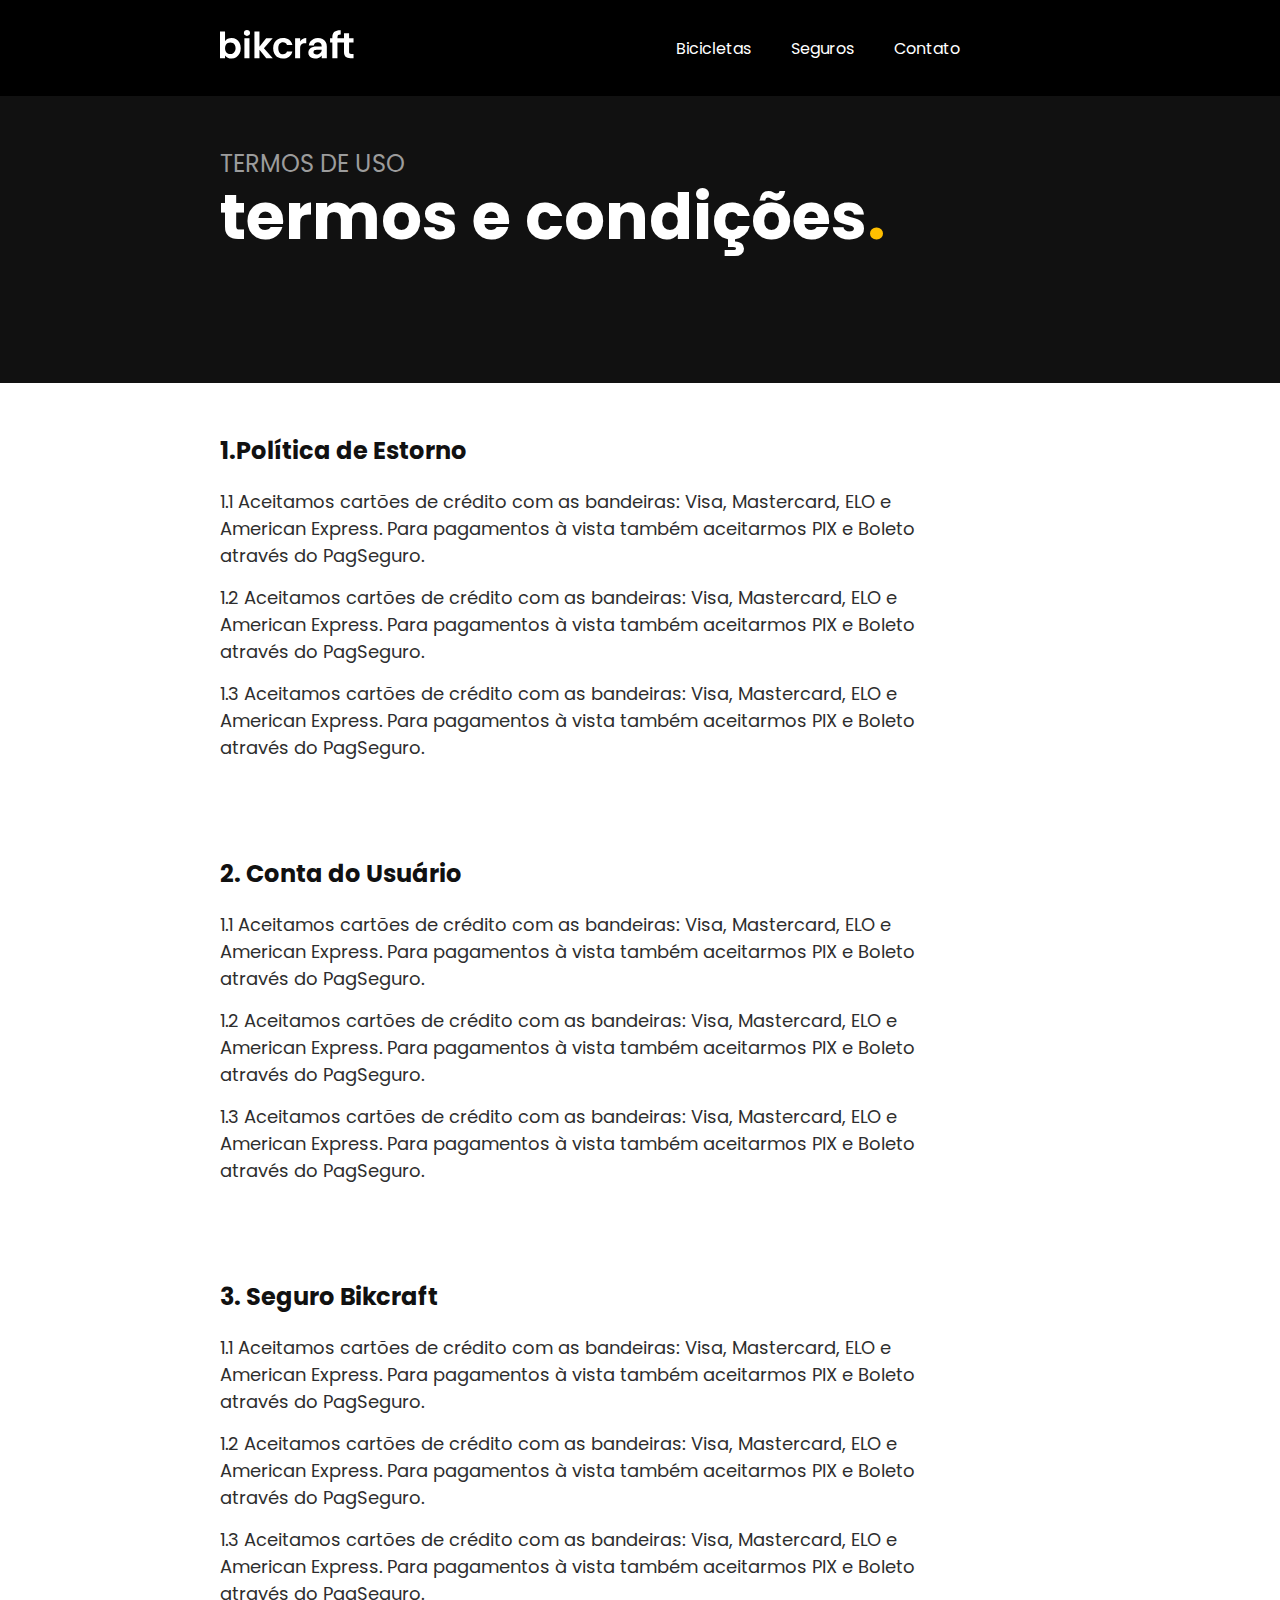
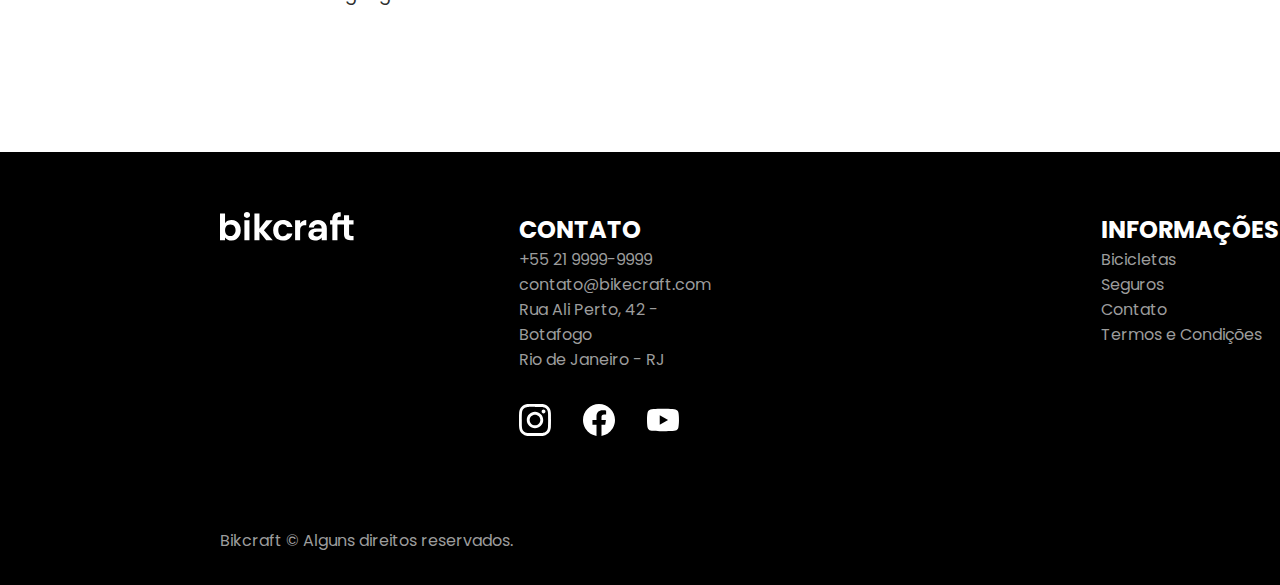
<file: pages/termos/termos.html>
<!DOCTYPE html>
<html lang="en">
<head>
    <meta charset="UTF-8">
    <meta http-equiv="X-UA-Compatible" content="IE=edge">
    <meta name="viewport" content="width=device-width, initial-scale=1.0">
    <link rel="stylesheet" href="../termos/styles/termos.css" />
    <link rel="preconnect" href="https://fonts.googleapis.com" />
    <link rel="preconnect" href="https://fonts.gstatic.com" crossorigin />
    <link href="https://fonts.googleapis.com/css2?family=Poppins:wght@400;600&display=swap" rel="stylesheet" />
    <link href="https://fonts.googleapis.com/css2?family=Merriweather:wght@900&display=swap" rel="stylesheet" />
    <title>Termos & Condições</title>
</head>
<body>
    <header>
        <div>
          <a href="../main/main.html">
          <svg class="logo" width="134" height="29" viewBox="0 0 134 29" fill="none" xmlns="http://www.w3.org/2000/svg">
            <path
              d="M5.04 11.196C5.688 10.236 6.576 9.456 7.704 8.856C8.856 8.256 10.164 7.956 11.628 7.956C13.332 7.956 14.868 8.376 16.236 9.216C17.628 10.056 18.72 11.256 19.512 12.816C20.328 14.352 20.736 16.14 20.736 18.18C20.736 20.22 20.328 22.032 19.512 23.616C18.72 25.176 17.628 26.388 16.236 27.252C14.868 28.116 13.332 28.548 11.628 28.548C10.14 28.548 8.832 28.26 7.704 27.684C6.6 27.084 5.712 26.316 5.04 25.38V28.224H0V1.584H5.04V11.196ZM15.588 18.18C15.588 16.98 15.336 15.948 14.832 15.084C14.352 14.196 13.704 13.524 12.888 13.068C12.1004 12.6131 11.2055 12.377 10.296 12.384C9.384 12.384 8.52 12.624 7.704 13.104C6.912 13.56 6.264 14.232 5.76 15.12C5.28 16.008 5.04 17.052 5.04 18.252C5.04 19.452 5.28 20.496 5.76 21.384C6.264 22.272 6.912 22.956 7.704 23.436C8.52 23.892 9.384 24.12 10.296 24.12C11.232 24.12 12.096 23.88 12.888 23.4C13.704 22.92 14.352 22.236 14.832 21.348C15.336 20.46 15.588 19.404 15.588 18.18ZM26.954 5.904C26.066 5.904 25.322 5.628 24.722 5.076C24.146 4.5 23.858 3.792 23.858 2.952C23.858 2.112 24.146 1.416 24.722 0.864C25.322 0.288 26.066 0 26.954 0C27.842 0 28.574 0.288 29.15 0.864C29.75 1.416 30.05 2.112 30.05 2.952C30.05 3.792 29.75 4.5 29.15 5.076C28.574 5.628 27.842 5.904 26.954 5.904ZM29.438 8.28V28.224H24.398V8.28H29.438ZM46.226 28.224L39.458 19.728V28.224H34.418V1.584H39.458V16.74L46.154 8.28H52.706L43.922 18.288L52.778 28.224H46.226ZM53.145 18.252C53.145 16.188 53.565 14.388 54.405 12.852C55.245 11.292 56.409 10.092 57.897 9.252C59.385 8.388 61.089 7.956 63.009 7.956C65.481 7.956 67.521 8.58 69.129 9.828C70.761 11.052 71.853 12.78 72.405 15.012H66.97C66.682 14.148 66.19 13.476 65.494 12.996C64.822 12.492 63.982 12.24 62.974 12.24C61.534 12.24 60.394 12.768 59.554 13.824C58.714 14.856 58.294 16.332 58.294 18.252C58.294 20.148 58.714 21.624 59.554 22.68C60.394 23.712 61.534 24.228 62.974 24.228C65.014 24.228 66.346 23.316 66.97 21.492H72.406C71.854 23.652 70.762 25.368 69.13 26.64C67.498 27.912 65.458 28.548 63.01 28.548C61.09 28.548 59.386 28.128 57.898 27.288C56.4218 26.4362 55.2125 25.1895 54.406 23.688C53.566 22.128 53.146 20.316 53.146 18.252H53.145ZM80.138 11.376C80.756 10.3495 81.6227 9.4952 82.658 8.892C83.714 8.292 84.914 7.992 86.258 7.992V13.284H84.926C83.342 13.284 82.142 13.656 81.326 14.4C80.534 15.144 80.138 16.44 80.138 18.288V28.224H75.098V8.28H80.138V11.376ZM101.712 25.38C101.16 26.292 100.26 27.06 99.012 27.684C97.764 28.284 96.42 28.584 94.98 28.584C93.732 28.584 92.604 28.332 91.596 27.828C90.588 27.324 89.796 26.628 89.22 25.74C88.644 24.852 88.356 23.832 88.356 22.68C88.356 20.832 89.04 19.32 90.408 18.144C91.8 16.968 93.876 16.38 96.636 16.38H101.712C101.664 15.108 101.292 14.1 100.596 13.356C99.924 12.588 98.988 12.204 97.788 12.204C96.732 12.204 95.856 12.492 95.16 13.068C94.464 13.62 94.02 14.4 93.828 15.408H88.788C89.028 13.968 89.544 12.684 90.336 11.556C91.1449 10.41 92.2362 9.4923 93.504 8.892C94.824 8.244 96.3 7.92 97.932 7.92C99.612 7.92 101.124 8.268 102.468 8.964C103.803 9.6289 104.916 10.6669 105.672 11.952C106.44 13.248 106.824 14.772 106.824 16.524V28.224H101.712V25.38ZM96.456 24.516C97.296 24.516 98.112 24.336 98.904 23.976C99.72 23.616 100.392 23.076 100.92 22.356C101.448 21.636 101.712 20.784 101.712 19.8V19.656H96.924C95.772 19.656 94.908 19.884 94.332 20.34C93.78 20.796 93.504 21.396 93.504 22.14C93.504 22.86 93.756 23.436 94.26 23.868C94.788 24.3 95.52 24.516 96.456 24.516ZM117.453 12.42V28.224H112.341V12.42H110.073V8.28H112.341V7.272C112.341 4.824 113.037 3.024 114.429 1.872C115.821 0.72 117.921 0.18 120.729 0.252V4.5C119.505 4.476 118.653 4.68 118.173 5.112C117.693 5.544 117.453 6.324 117.453 7.452V8.28H124.003V3.348H129.079V8.28H133.543V12.42H129.079V22.068C129.079 22.74 129.235 23.232 129.547 23.544C129.883 23.832 130.435 23.976 131.203 23.976H133.543V28.224H130.375C126.127 28.224 124.003 26.16 124.003 22.032V12.42H117.453Z"
            />
          </svg>
          </a>
        </div>
        <nav>
          <ul>
            <li><a href="../bicicletas/bicicletas.html">Bicicletas</a></li>
            <li><a href="../seguro/seguro.html">Seguros</a></li>
            <li><a href="../contato/contato.html">Contato</a></li>
          </ul>
        </nav>
      </header>
      <section id="termo">
        <div class="header-container">
          <p>TERMOS DE USO</p>
          <h1>termos e condições<span class="yellow-dot">.</span></h1>
        </div>
        <main>
            <h3>1.Política de Estorno</h3>
            <ul>
                <li>1.1 Aceitamos cartões de crédito com as bandeiras: Visa, Mastercard, ELO e American Express. Para pagamentos à vista também aceitarmos PIX e Boleto através do PagSeguro.</li>
                <li> 1.2 Aceitamos cartões de crédito com as bandeiras: Visa, Mastercard, ELO e American Express. Para pagamentos à vista também aceitarmos PIX e Boleto através do PagSeguro.</li>
                <li>1.3 Aceitamos cartões de crédito com as bandeiras: Visa, Mastercard, ELO e American Express. Para pagamentos à vista também aceitarmos PIX e Boleto através do PagSeguro.</li>
            </ul>
            <h3>2. Conta do Usuário</h3>
            <ul>
                <li>1.1 Aceitamos cartões de crédito com as bandeiras: Visa, Mastercard, ELO e American Express. Para pagamentos à vista também aceitarmos PIX e Boleto através do PagSeguro.</li>
                  <li> 1.2 Aceitamos cartões de crédito com as bandeiras: Visa, Mastercard, ELO e American Express. Para pagamentos à vista também aceitarmos PIX e Boleto através do PagSeguro.</li>
                <li>1.3 Aceitamos cartões de crédito com as bandeiras: Visa, Mastercard, ELO e American Express. Para pagamentos à vista também aceitarmos PIX e Boleto através do PagSeguro.</li>
            </ul>
            <h3>3. Seguro Bikcraft</h3>
            <ul>
                <li>1.1 Aceitamos cartões de crédito com as bandeiras: Visa, Mastercard, ELO e American Express. Para pagamentos à vista também aceitarmos PIX e Boleto através do PagSeguro.</li>
                <li> 1.2 Aceitamos cartões de crédito com as bandeiras: Visa, Mastercard, ELO e American Express. Para pagamentos à vista também aceitarmos PIX e Boleto através do PagSeguro.</li>
                <li>1.3 Aceitamos cartões de crédito com as bandeiras: Visa, Mastercard, ELO e American Express. Para pagamentos à vista também aceitarmos PIX e Boleto através do PagSeguro.</li>
            </ul>
        </main>

        <footer>
            <section id="content-footer">
              <div class="first-container-footer">
                <svg class="logo" width="134" height="29" viewBox="0 0 134 29" fill="none" xmlns="http://www.w3.org/2000/svg">
                  <path
                    d="M5.04 11.196C5.688 10.236 6.576 9.456 7.704 8.856C8.856 8.256 10.164 7.956 11.628 7.956C13.332 7.956 14.868 8.376 16.236 9.216C17.628 10.056 18.72 11.256 19.512 12.816C20.328 14.352 20.736 16.14 20.736 18.18C20.736 20.22 20.328 22.032 19.512 23.616C18.72 25.176 17.628 26.388 16.236 27.252C14.868 28.116 13.332 28.548 11.628 28.548C10.14 28.548 8.832 28.26 7.704 27.684C6.6 27.084 5.712 26.316 5.04 25.38V28.224H0V1.584H5.04V11.196ZM15.588 18.18C15.588 16.98 15.336 15.948 14.832 15.084C14.352 14.196 13.704 13.524 12.888 13.068C12.1004 12.6131 11.2055 12.377 10.296 12.384C9.384 12.384 8.52 12.624 7.704 13.104C6.912 13.56 6.264 14.232 5.76 15.12C5.28 16.008 5.04 17.052 5.04 18.252C5.04 19.452 5.28 20.496 5.76 21.384C6.264 22.272 6.912 22.956 7.704 23.436C8.52 23.892 9.384 24.12 10.296 24.12C11.232 24.12 12.096 23.88 12.888 23.4C13.704 22.92 14.352 22.236 14.832 21.348C15.336 20.46 15.588 19.404 15.588 18.18ZM26.954 5.904C26.066 5.904 25.322 5.628 24.722 5.076C24.146 4.5 23.858 3.792 23.858 2.952C23.858 2.112 24.146 1.416 24.722 0.864C25.322 0.288 26.066 0 26.954 0C27.842 0 28.574 0.288 29.15 0.864C29.75 1.416 30.05 2.112 30.05 2.952C30.05 3.792 29.75 4.5 29.15 5.076C28.574 5.628 27.842 5.904 26.954 5.904ZM29.438 8.28V28.224H24.398V8.28H29.438ZM46.226 28.224L39.458 19.728V28.224H34.418V1.584H39.458V16.74L46.154 8.28H52.706L43.922 18.288L52.778 28.224H46.226ZM53.145 18.252C53.145 16.188 53.565 14.388 54.405 12.852C55.245 11.292 56.409 10.092 57.897 9.252C59.385 8.388 61.089 7.956 63.009 7.956C65.481 7.956 67.521 8.58 69.129 9.828C70.761 11.052 71.853 12.78 72.405 15.012H66.97C66.682 14.148 66.19 13.476 65.494 12.996C64.822 12.492 63.982 12.24 62.974 12.24C61.534 12.24 60.394 12.768 59.554 13.824C58.714 14.856 58.294 16.332 58.294 18.252C58.294 20.148 58.714 21.624 59.554 22.68C60.394 23.712 61.534 24.228 62.974 24.228C65.014 24.228 66.346 23.316 66.97 21.492H72.406C71.854 23.652 70.762 25.368 69.13 26.64C67.498 27.912 65.458 28.548 63.01 28.548C61.09 28.548 59.386 28.128 57.898 27.288C56.4218 26.4362 55.2125 25.1895 54.406 23.688C53.566 22.128 53.146 20.316 53.146 18.252H53.145ZM80.138 11.376C80.756 10.3495 81.6227 9.4952 82.658 8.892C83.714 8.292 84.914 7.992 86.258 7.992V13.284H84.926C83.342 13.284 82.142 13.656 81.326 14.4C80.534 15.144 80.138 16.44 80.138 18.288V28.224H75.098V8.28H80.138V11.376ZM101.712 25.38C101.16 26.292 100.26 27.06 99.012 27.684C97.764 28.284 96.42 28.584 94.98 28.584C93.732 28.584 92.604 28.332 91.596 27.828C90.588 27.324 89.796 26.628 89.22 25.74C88.644 24.852 88.356 23.832 88.356 22.68C88.356 20.832 89.04 19.32 90.408 18.144C91.8 16.968 93.876 16.38 96.636 16.38H101.712C101.664 15.108 101.292 14.1 100.596 13.356C99.924 12.588 98.988 12.204 97.788 12.204C96.732 12.204 95.856 12.492 95.16 13.068C94.464 13.62 94.02 14.4 93.828 15.408H88.788C89.028 13.968 89.544 12.684 90.336 11.556C91.1449 10.41 92.2362 9.4923 93.504 8.892C94.824 8.244 96.3 7.92 97.932 7.92C99.612 7.92 101.124 8.268 102.468 8.964C103.803 9.6289 104.916 10.6669 105.672 11.952C106.44 13.248 106.824 14.772 106.824 16.524V28.224H101.712V25.38ZM96.456 24.516C97.296 24.516 98.112 24.336 98.904 23.976C99.72 23.616 100.392 23.076 100.92 22.356C101.448 21.636 101.712 20.784 101.712 19.8V19.656H96.924C95.772 19.656 94.908 19.884 94.332 20.34C93.78 20.796 93.504 21.396 93.504 22.14C93.504 22.86 93.756 23.436 94.26 23.868C94.788 24.3 95.52 24.516 96.456 24.516ZM117.453 12.42V28.224H112.341V12.42H110.073V8.28H112.341V7.272C112.341 4.824 113.037 3.024 114.429 1.872C115.821 0.72 117.921 0.18 120.729 0.252V4.5C119.505 4.476 118.653 4.68 118.173 5.112C117.693 5.544 117.453 6.324 117.453 7.452V8.28H124.003V3.348H129.079V8.28H133.543V12.42H129.079V22.068C129.079 22.74 129.235 23.232 129.547 23.544C129.883 23.832 130.435 23.976 131.203 23.976H133.543V28.224H130.375C126.127 28.224 124.003 26.16 124.003 22.032V12.42H117.453Z"
                  />
                </svg>
              </div>
              <div class="text-section">
                <div class="second-container-footer">
                  <h3>CONTATO</h3>
                  <p>+55 21 9999-9999</p>
                  <p>contato@bikecraft.com</p>
                  <p>Rua Ali Perto, 42 - Botafogo</p>
                  <p>Rio de Janeiro - RJ</p>
                  <div class="logos-social">
                    <img src="../../resources/svg/instagram.svg" alt="instagram" />
                    <img src="../../resources/svg/facebook.svg" alt="facebook.svg" />
                    <img src="../../resources/svg/youtube.svg" alt="youtube" />
                  </div>
                </div>
                <div class="third-container-footer">
                  <h3>INFORMAÇÕES</h3>
                  <ul>
                    <li><a href="../bicicletas/bicicletas.html">Bicicletas</a></li>
                    <li><a href="../seguro/seguro.html">Seguros</a></li>
                    <li><a href="../contato/contato.html">Contato</a></li>
                    <li><a href="../termos/termos.html">Termos e Condições</a></li>
                  </ul>
                </div>
              </div>
            </section>
      
              <p>Bikcraft © Alguns direitos reservados.</p>
          </footer>
        </section>
</body>
</html>
</file>
<file: styles/game/settings.css>
.colors {
  display: flex;
  gap: 5px;
  overflow-wrap: break-word;
}

.color-box {
  width: 100px;
  height: 100px;
  cursor: pointer;

  transition: all 0.15s ease-in-out;
}

.color-box:hover {
  transform: scale(1.1);
}

/* colors */
.green {
  background-color: green;
}
.yellow {
  background-color: yellow;
}
.orange {
  background-color: orange;
}
.blue {
  background-color: blue;
}
.brown {
  background-color: brown;
}
.black {
  background-color: black;
}
.grey {
  background-color: grey;
}
.purple {
  background-color: purple;
}
.red {
  background-color: red;
}

.name-color {
  font-weight: bolder;
  font-size: 20px;
}

.error {
  display: none;
}

/* modal */
.bg-modal {
  height: 100%;
  width: 100%;
  display: none;
  position: fixed;
  z-index: 1;
  top: 0;
  left: 0;
  background-color: rgba(0, 0, 0, 0.492);
}

.modal,
.second-modal {
  display: none;

  flex-direction: column;
  align-items: center;
  background-color: var(--clr-main-color);
  box-shadow: rgba(0, 0, 0, 0.24) 0px 3px 8px;
  color: white;

  padding: 25px;
  border-radius: 7px;
  z-index: 999;

  width: 500px;
  height: fit-content;

  position: absolute;
  left: 0;
  right: 0;
  top: 0;
  bottom: 0;
  margin: auto;

  text-align: left;
}

.dismiss {
  width: 100px;
}

p:first-child {
  font-weight: bolder;
  font-size: 18px;
}

button {
  width: 100%;
}

.title {
  display: flex;
  gap: 5px;
  flex-direction: column;
  text-align: center;
}

.container-buttons {
  margin-top: 20px;
  width: 100%;

  display: flex;
  flex-direction: column;
  align-items: center;
  justify-content: center;
  gap: 15px;
}

.button-modal {
  width: 100%;
  font-weight: bolder;
  font-size: 15px;
}

a {
  text-decoration: none;
  width: 100%;
}

@keyframes appear {
  from {
    opacity: 0;
  }
  to {
    opacity: 1;
  }
}

input {
  padding: 15px;
  border-radius: 4px;
  border: none;
  margin-block: 10px;
}

input:focus {
  outline: none;
}
</file>
<file: styles/game/game.css>
header {
  margin-top: 30px;
  background-color: #f0f0f0;
  width: 80vw;
  border-radius: 8px;

  padding-block: 50px;
  margin-inline: auto;
  text-align: center;

  display: flex;
  justify-content: center;
  align-items: center;
  flex-direction: column;
}

h1 {
  font-size: 55px;
}

.stats {
  margin-top: 25px;

  display: flex;
  align-items: center;
  justify-content: center;
  gap: 25px;
}

.stats-info {
  border: 3px solid var(--clr-main-color);
  padding: 15px;
  border-radius: 4px;
}

.color-name {
  margin-block: 20px;
  font-size: 55px;
  font-weight: bolder;
  text-align: center;
}

.info-game {
  margin-top: -20px;

  width: 300px;
  border-radius: 5px;
  border: 3px solid var(--clr-font);

  font-size: 55px;
  font-weight: bolder;
  text-align: center;
}

#timer {
  font-size: 40px;
  font-weight: bolder;
  text-align: center;
  right: 250px;
  top: 550px;

  position: absolute;
}

.description-game {
  display: flex;
  align-items: center;
  gap: 15px;

  font-size: 18px;
  margin-block: 15px;
}

main {
  padding-inline: 100px;

  display: flex;
  gap: 100px;
  justify-content: space-between;
  align-items: center;
  flex-direction: column;
}

.description {
  display: flex;
  flex-direction: column;
  gap: 10px;
}

.title-description {
  font-size: 25px;
}

.game {
  display: flex;
  flex-direction: column;
  gap: 10px;
}

#start {
  width: 500px;
  background-color: var(--clr-main-color);
  color: white;
}

.container-content {
  margin-top: 100px;
  width: 80vw;

  display: flex;
  align-items: center;
  justify-content: space-around;
  gap: 35px;
}

.left-side {
  display: flex;
  flex-direction: column;
  gap: 40px;
}

.container-buttons {
  width: 400px;
}

.navigation {
  width: 200px;
  margin-inline: 10px;
}
</file>
<file: styles/global.css>
:root {
  --clr-main-color: #1c8a99;
  --clr-font: #4c4c4c;
}

h1,
h3,
h3,
h4,
p {
  padding: 0;
  margin: 0;
}

body {
  padding: 0;
  margin: 0;
  font-family: "Segoe UI", sans-serif;
  color: var(--clr-font);
  animation: loadAppear 0.5s ease-in-out;
}

h3 {
  color: var(--clr-font);
}

.text-colored {
  color: var(--clr-main-color);
  font-weight: 700;
}

button {
  border: none;
  padding: 15px 20px 15px 20px;
  border-radius: 4px;
  transition: 0.3s all ease-in-out;
  box-shadow: rgba(99, 99, 99, 0.2) 0px 2px 4px 0px;
  font-size: 14px;
}

button:hover {
  cursor: pointer;
  opacity: 0.5;
}

.hover-color:hover {
  opacity: unset;
  background-color: var(--clr-main-color);
  color: white;
}

@keyframes loadAppear {
  from {
    opacity: 0;
  }
  to {
    opacity: 100;
  }
}
</file>
<file: styles/home.css>
main {
  display: flex;
  flex-direction: column;
  gap: 45px;

  margin-top: 150px;
  margin-inline: auto;
  width: 500px;
  text-align: center;
}

.container-button {
  display: flex;
  gap: 20px;
  justify-content: center;
  align-items: center;
}

ul {
  text-align: left;

  display: flex;
  flex-direction: column;
  gap: 25px;
}

li {
  font-size: 18px;
}
</file>
<file: styles/table.css>
table {
  background-color: #f0f0f0;
  padding: 25px;
  margin-inline: auto;
  margin-top: 30px;
}

td,
th,
tr {
  width: 200px;
  text-align: left;
}

th {
  background-color: var(--clr-main-color);
  color: white;
  padding: 5px;
}

button {
  background-color: var(--clr-main-color);
  color: white;
  width: 250px;
}

main {
  display: flex;
  flex-direction: column;
  align-items: center;
  justify-content: center;
  gap: 25px;
}
</file>
<file: pages/bicicletas/styles/bicicletas.css>
:root {
  --clr-prim-100: #ffbf00;
  --clr-prim-200: #e4a30b;
  --clr-prim-300: #a66f00;
  --clr-prim-400: #664400;
  --clr-prim-500: #332200;
  --clr-sec-100: #f7f7f7;
  --clr-sec-200: #ededed;
  --clr-sec-300: #dedede;
  --clr-sec-400: #cccccc;
  --clr-sec-500: #9c9c9c;
  --clr-sec-600: #717171;
  --clr-sec-700: #595959;
  --clr-sec-800: #404040;
  --clr-sec-900: #404040;
  --clr-sec-1000: #2e2e2e;
  --clr-sec-1100: #111111;
  --clr-w: #ffff;
  --clr-b: #000;
  --ft-xxl: 64px;
  --ft-xl: 32px;
  --ft-l: 24px;
  --ft-m: 18px;
  --ft-s: 16px;
  --ft-xs: 12px;
}

* {
  margin: 0;
  padding: 0;
  scroll-behavior: smooth;
  font-family: "Poppins", sans-serif;
}

body {
  -webkit-animation: appear 0.3s ease-in-out;
  animation: appear 0.3s ease-in-out;
}

@-webkit-keyframes appear {
  from {
    opacity: 0;
  }
  to {
    opacity: 1;
  }
}
@keyframes appear {
  from {
    opacity: 0;
  }
  to {
    opacity: 1;
  }
}
nav li:hover {
  cursor: pointer;
  opacity: 0.5;
}

button {
  border: none;
  width: 215px;
  height: 55px;
  box-shadow: 0px 1px 2px rgba(0, 0, 0, 0.1);
  border-radius: 5px;
  font-weight: bolder;
  font-family: "Poppins", sans-serif;
  transition: all 0.3s ease-in-out;
  background-color: var(--clr-prim-100);
  font: var(--ft-l);
}

button:hover {
  cursor: pointer;
  opacity: 0.5;
  box-shadow: 0px 0px 1px rgba(0, 0, 0, 0.1);
}

ul {
  list-style: none;
}

a {
  text-decoration: none;
  color: inherit;
}

.yellow-dot {
  color: var(--clr-prim-100);
}

h1 {
  font-size: var(--ft-xxl);
  line-height: 72px;
  color: var(--clr-w);
} /*# sourceMappingURL=global.css.map */
:root {
  --clr-prim-100: #ffbf00;
  --clr-prim-200: #e4a30b;
  --clr-prim-300: #a66f00;
  --clr-prim-400: #664400;
  --clr-prim-500: #332200;
  --clr-sec-100: #f7f7f7;
  --clr-sec-200: #ededed;
  --clr-sec-300: #dedede;
  --clr-sec-400: #cccccc;
  --clr-sec-500: #9c9c9c;
  --clr-sec-600: #717171;
  --clr-sec-700: #595959;
  --clr-sec-800: #404040;
  --clr-sec-900: #404040;
  --clr-sec-1000: #2e2e2e;
  --clr-sec-1100: #111111;
  --clr-w: #ffff;
  --clr-b: #000;
  --ft-xxl: 64px;
  --ft-xl: 32px;
  --ft-l: 24px;
  --ft-m: 18px;
  --ft-s: 16px;
  --ft-xs: 12px;
}

* {
  margin: 0;
  padding: 0;
  scroll-behavior: smooth;
  font-family: "Poppins", sans-serif;
}

body {
  -webkit-animation: appear 0.3s ease-in-out;
  animation: appear 0.3s ease-in-out;
}

@-webkit-keyframes appear {
  from {
    opacity: 0;
  }
  to {
    opacity: 1;
  }
}
@keyframes appear {
  from {
    opacity: 0;
  }
  to {
    opacity: 1;
  }
}
button {
  border: none;
  width: 215px;
  height: 55px;
  box-shadow: 0px 1px 2px rgba(0, 0, 0, 0.1);
  border-radius: 5px;
  font-weight: bolder;
  font-family: "Poppins", sans-serif;
  transition: all 0.3s ease-in-out;
  background-color: var(--clr-prim-100);
  font: var(--ft-l);
}

button:hover {
  cursor: pointer;
  opacity: 0.5;
  box-shadow: 0px 0px 1px rgba(0, 0, 0, 0.1);
}

ul {
  list-style: none;
}

a {
  text-decoration: none;
  color: inherit;
}

.yellow-dot {
  color: var(--clr-prim-100);
}

h1 {
  font-size: var(--ft-xxl);
  line-height: 72px;
  color: var(--clr-w);
} /*# sourceMappingURL=global.css.map */
header {
  height: 96px;
  background-color: var(--clr-b);
  color: white;
  display: flex;
  flex-direction: row;
  align-items: center;
  justify-content: space-between;
  padding-inline: 220px;
}

header svg {
  fill: var(--clr-w);
}

header ul {
  display: flex;
  gap: 40px;
  margin-right: 100px;
}

#home::before {
  content: " ";
  top: 96px;
  width: 100%;
  height: 680px;
  background-color: var(--clr-b);
  z-index: -1;
  position: absolute;
}

#home {
  display: flex;
  align-items: center;
  justify-content: space-evenly;
  margin-bottom: 120px;
}

#home .text {
  width: 600px;
  display: flex;
  flex-direction: column;
  gap: 26px;
}

#home .text p {
  font-size: var(--ft-l);
  line-height: 36px;
  color: var(--clr-sec-500);
}

#home .text button {
  font-weight: bolder;
}

#home img {
  width: 640px;
  height: 800px;
  -o-object-fit: cover;
  object-fit: cover;
}

#escolha {
  margin-bottom: 200px;
}

#escolha h1 {
  color: var(--clr-sec-1100);
  margin-left: 220px;
  margin-bottom: 40px;
}

#escolha .container-cards {
  display: flex;
  justify-content: space-evenly;
  gap: 40px;
}

#escolha .container-cards .label {
  display: flex;
  align-items: flex-start;
  gap: 8px;
}

#escolha .container-cards .label .title-card {
  font-size: var(--ft-xl);
  color: var(--clr-sec-1100);
  font-weight: 600;
}

#escolha .container-cards .label .title-price {
  font-size: var(--ft-m);
  color: var(--clr-sec-800);
  font-weight: 600;
}

#escolha .container-cards .label .yellow-retangle {
  margin-top: 10px;
  width: 12px;
  height: 8px;
  background-color: var(--clr-prim-100);
}

#escolha img {
  width: 460px;
  height: 520px;
  -o-object-fit: cover;
  object-fit: cover;
  border-radius: 5px;
}

#componentes {
  background-color: var(--clr-b);
  color: var(--clr-w);
  margin-bottom: 200px;
  display: flex;
  align-items: center;
  justify-content: space-evenly;
}

#componentes .image-container img {
  position: absolute;
  width: 700px;
  height: 1120px;
  left: 1108px;
  top: 1856px;
}

#componentes .text-container {
  margin-right: 842px;
  margin-block: 85px;
  width: 545px;
}

#componentes .upper-text {
  display: flex;
  flex-direction: column;
  gap: 30px;
}

#componentes .upper-text p {
  font-size: var(--ft-l);
  color: var(--clr-sec-500);
}

#componentes .upper-text a {
  color: var(--clr-prim-100);
  text-decoration: underline;
  text-underline-offset: 10px;
  font-weight: bolder;
}

#componentes .little-cards {
  margin-top: 80px;
  display: flex;
  gap: 40px;
}

#componentes .little-cards svg {
  fill: var(--clr-prim-100);
}

#componentes .little-cards p:last-child {
  color: var(--clr-sec-500);
}

#parceiros {
  margin-bottom: 120px;
}

#parceiros h1 {
  margin-left: 220px;
  color: var(--clr-sec-1100);
}

#parceiros .vertical-spacer {
  background-color: var(--clr-sec-200);
  width: 2px;
  height: 130px;
  margin-inline: 50px;
}

#parceiros .horizontal-spacer {
  background-color: var(--clr-sec-200);
  height: 2px;
  width: 1400px;
}

#parceiros .table-parceiros {
  margin-top: 60px;
  display: flex;
  flex-direction: column;
  align-items: center;
  justify-content: center;
}

#parceiros .row-parceiros {
  display: flex;
  align-items: center;
  justify-content: center;
}

#parceiros .border-line {
  border-left: 2px solid var(--clr-sec-200);
}

#parceiros .logo-parceiro {
  width: 345px;
  height: 125px;
  display: flex;
  align-items: center;
  justify-content: center;
}

#pedalar {
  background-color: var(--clr-prim-100);
  display: flex;
  align-items: center;
  gap: 80px;
}

#pedalar img {
  max-height: 100%;
  width: 780px;
}

#pedalar .text-pedalar {
  height: 305px;
  width: 550px;
  margin-top: 295px;
}

#pedalar .text-pedalar .quote-pedalar {
  font-family: "Merriweather";
  font-style: italic;
  font-weight: 900;
  font-size: var(--ft-xl);
  line-height: 48px;
}

#pedalar .text-pedalar .quote-pedalar .aspas-styled:first {
  margin-left: -10px;
}

#pedalar .text-pedalar .author-pedalar {
  margin: 0;
  padding: 0;
  font-size: var(--ft-l);
  font-weight: 600;
}

#seguros {
  background-color: var(--clr-sec-1100);
  height: 800px;
  padding-top: 60px;
  padding-left: 220px;
}

#seguros .container-cards {
  display: flex;
  gap: 40px;
  align-items: center;
}

#seguros .container-cards .first-container {
  width: 560px;
}

#seguros .container-cards .second-container {
  width: 560px;
}

#seguros .container-cards button {
  font-weight: bolder;
}

#seguros .data-container {
  background-color: var(--clr-b);
  padding: 32px;
  color: var(--clr-w);
}

#seguros .data-container .header-container {
  display: flex;
  align-items: center;
  justify-content: space-between;
  margin-bottom: 30px;
}

#seguros .data-container .header-container .grey-title {
  margin-left: 32px;
  color: var(--clr-sec-600);
  font-size: var(--ft-xl);
}

#seguros .data-container .header-container h2 {
  margin-left: 32px;
  color: var(--clr-prim-100);
  font-size: var(--ft-xl);
}

#seguros .data-container .header-container .price {
  text-align: right;
}

#seguros .data-container .header-container .price p {
  font-size: var(--ft-xl);
}

#seguros .data-container .header-container .price p:last-child {
  font-size: var(--ft-xs);
  color: var(--clr-sec-600);
}

#seguros .data-container li {
  font-size: var(--ft-m);
  margin-bottom: 20px;
}

#seguros .data-container .grey {
  background-color: var(--clr-sec-1000);
  color: var(--clr-w);
}

#seguros .data-container button {
  margin-top: 32px;
}

footer {
  background-color: var(--clr-b);
}

footer p:last-child {
  padding: 32px 220px;
  color: var(--clr-sec-500);
}

#content-footer {
  padding: 60px 220px;
  display: flex;
  color: var(--clr-sec-500);
}

#content-footer .text-section {
  display: flex;
  gap: 390px;
}

#content-footer .text-section h3 {
  font-size: var(--ft-l);
  color: var(--clr-w);
}

#content-footer .first-container-footer {
  margin-right: 165px;
}

#content-footer .logos-social {
  margin-top: 32px;
  display: flex;
  gap: 32px;
}

#content-footer svg {
  fill: var(--clr-w);
} /*# sourceMappingURL=main.css.map */
#bicicletas .title {
  padding: 60px 220px;
  background-color: var(--clr-sec-1100);
}
#bicicletas .title p {
  color: var(--clr-sec-500);
}
#bicicletas button {
  font-weight: bolder;
}
#bicicletas .bike {
  padding-inline: 220px;
  margin-top: 120px;
  display: flex;
  gap: 40px;
}
#bicicletas .bike .bike-photo {
  width: 500px;
  height: 340px;
  border-radius: 5px;
}
#bicicletas .bike .yellow-retangle {
  margin-top: 10px;
  width: 12px;
  height: 8px;
  background-color: var(--clr-prim-100);
}
#bicicletas .bike .article-text {
  display: flex;
  flex-direction: column;
  gap: 15px;
}
#bicicletas .bike .article-text li {
  display: flex;
  align-items: center;
  gap: 15px;
  margin-bottom: 5px;
}
#bicicletas .bike .article-text .white-h3 {
  color: var(--clr-w);
}
#bicicletas .bike .article-text h3 {
  color: var(--clr-sec-1100);
  font-size: var(--ft-xl);
}
#bicicletas .bike .article-text .white-p,
#bicicletas .bike .article-text .white-ul {
  color: var(--clr-sec-500);
}
#bicicletas .bike .article-text p {
  width: 445px;
  color: var(--clr-sec-800);
  font-size: var(--ft-m);
}
#bicicletas .bike .other {
  display: flex;
  flex-direction: column;
  justify-content: space-between;
}
#bicicletas .bike .other .balls {
  width: 52px;
  height: 52px;
}
#bicicletas .black-bg {
  background-color: var(--clr-sec-1100);
  position: absolute;
  width: 1180px;
  height: 460px;
  left: 420px;
  top: 848px;
  z-index: -1;
}

.bike:last-child {
  margin-bottom: 120px;
}/*# sourceMappingURL=bicicletas.css.map */
</file>
<file: pages/contato/styles/contato.css>
:root {
  --clr-prim-100: #ffbf00;
  --clr-prim-200: #e4a30b;
  --clr-prim-300: #a66f00;
  --clr-prim-400: #664400;
  --clr-prim-500: #332200;
  --clr-sec-100: #f7f7f7;
  --clr-sec-200: #ededed;
  --clr-sec-300: #dedede;
  --clr-sec-400: #cccccc;
  --clr-sec-500: #9c9c9c;
  --clr-sec-600: #717171;
  --clr-sec-700: #595959;
  --clr-sec-800: #404040;
  --clr-sec-900: #404040;
  --clr-sec-1000: #2e2e2e;
  --clr-sec-1100: #111111;
  --clr-w: #ffff;
  --clr-b: #000;
  --ft-xxl: 64px;
  --ft-xl: 32px;
  --ft-l: 24px;
  --ft-m: 18px;
  --ft-s: 16px;
  --ft-xs: 12px;
}

* {
  margin: 0;
  padding: 0;
  scroll-behavior: smooth;
  font-family: "Poppins", sans-serif;
}

body {
  -webkit-animation: appear 0.3s ease-in-out;
  animation: appear 0.3s ease-in-out;
}

@-webkit-keyframes appear {
  from {
    opacity: 0;
  }
  to {
    opacity: 1;
  }
}
@keyframes appear {
  from {
    opacity: 0;
  }
  to {
    opacity: 1;
  }
}
nav li {
  transition: all 0.3s ease-in-out;
}

nav li:hover {
  cursor: pointer;
  opacity: 0.5;
}

button {
  border: none;
  width: 215px;
  height: 55px;
  box-shadow: 0px 1px 2px rgba(0, 0, 0, 0.1);
  border-radius: 5px;
  font-weight: bolder;
  font-family: "Poppins", sans-serif;
  transition: all 0.3s ease-in-out;
  background-color: var(--clr-prim-100);
  font: var(--ft-l);
}

button:hover {
  cursor: pointer;
  opacity: 0.5;
  box-shadow: 0px 0px 1px rgba(0, 0, 0, 0.1);
}

ul {
  list-style: none;
}

a {
  text-decoration: none;
  color: inherit;
}

.yellow-dot {
  color: var(--clr-prim-100);
}

h1 {
  font-size: var(--ft-xxl);
  line-height: 72px;
  color: var(--clr-w);
} /*# sourceMappingURL=global.css.map */
:root {
  --clr-prim-100: #ffbf00;
  --clr-prim-200: #e4a30b;
  --clr-prim-300: #a66f00;
  --clr-prim-400: #664400;
  --clr-prim-500: #332200;
  --clr-sec-100: #f7f7f7;
  --clr-sec-200: #ededed;
  --clr-sec-300: #dedede;
  --clr-sec-400: #cccccc;
  --clr-sec-500: #9c9c9c;
  --clr-sec-600: #717171;
  --clr-sec-700: #595959;
  --clr-sec-800: #404040;
  --clr-sec-900: #404040;
  --clr-sec-1000: #2e2e2e;
  --clr-sec-1100: #111111;
  --clr-w: #ffff;
  --clr-b: #000;
  --ft-xxl: 64px;
  --ft-xl: 32px;
  --ft-l: 24px;
  --ft-m: 18px;
  --ft-s: 16px;
  --ft-xs: 12px;
}

* {
  margin: 0;
  padding: 0;
  scroll-behavior: smooth;
  font-family: "Poppins", sans-serif;
}

body {
  -webkit-animation: appear 0.3s ease-in-out;
  animation: appear 0.3s ease-in-out;
}

@-webkit-keyframes appear {
  from {
    opacity: 0;
  }
  to {
    opacity: 1;
  }
}
@keyframes appear {
  from {
    opacity: 0;
  }
  to {
    opacity: 1;
  }
}
nav li {
  transition: all 0.3s ease-in-out;
}

nav li:hover {
  cursor: pointer;
  opacity: 0.5;
}

button {
  border: none;
  width: 215px;
  height: 55px;
  box-shadow: 0px 1px 2px rgba(0, 0, 0, 0.1);
  border-radius: 5px;
  font-weight: bolder;
  font-family: "Poppins", sans-serif;
  transition: all 0.3s ease-in-out;
  background-color: var(--clr-prim-100);
  font: var(--ft-l);
}

button:hover {
  cursor: pointer;
  opacity: 0.5;
  box-shadow: 0px 0px 1px rgba(0, 0, 0, 0.1);
}

ul {
  list-style: none;
}

a {
  text-decoration: none;
  color: inherit;
}

.yellow-dot {
  color: var(--clr-prim-100);
}

h1 {
  font-size: var(--ft-xxl);
  line-height: 72px;
  color: var(--clr-w);
} /*# sourceMappingURL=global.css.map */
header {
  height: 96px;
  background-color: var(--clr-b);
  color: white;
  display: flex;
  flex-direction: row;
  align-items: center;
  justify-content: space-between;
  padding-inline: 220px;
}

header svg {
  fill: var(--clr-w);
}

header ul {
  display: flex;
  gap: 40px;
  margin-right: 100px;
}

#home::before {
  content: " ";
  top: 96px;
  width: 100%;
  height: 680px;
  background-color: var(--clr-b);
  z-index: -1;
  position: absolute;
}

#home {
  display: flex;
  align-items: center;
  justify-content: space-evenly;
  margin-bottom: 120px;
}

#home .text {
  width: 600px;
  display: flex;
  flex-direction: column;
  gap: 26px;
}

#home .text p {
  font-size: var(--ft-l);
  line-height: 36px;
  color: var(--clr-sec-500);
}

#home .text button {
  font-weight: bolder;
}

#home .text img {
  margin-top: 28px;
  width: 52px;
  height: 52px;
  margin-left: -160px;
}

#home img {
  width: 640px;
  height: 800px;
  -o-object-fit: cover;
  object-fit: cover;
}

#escolha {
  margin-bottom: 200px;
}

#escolha h1 {
  color: var(--clr-sec-1100);
  margin-left: 220px;
  margin-bottom: 40px;
}

#escolha .container-cards {
  display: flex;
  justify-content: space-evenly;
  gap: 40px;
}

#escolha .container-cards .label {
  display: flex;
  align-items: flex-start;
  gap: 8px;
}

#escolha .container-cards .label .title-card {
  font-size: var(--ft-xl);
  color: var(--clr-sec-1100);
  font-weight: 600;
}

#escolha .container-cards .label .title-price {
  font-size: var(--ft-m);
  color: var(--clr-sec-800);
  font-weight: 600;
}

#escolha .container-cards .label .yellow-retangle {
  margin-top: 10px;
  width: 12px;
  height: 8px;
  background-color: var(--clr-prim-100);
}

#escolha img {
  width: 460px;
  height: 520px;
  -o-object-fit: cover;
  object-fit: cover;
  border-radius: 5px;
}

#componentes {
  background-color: var(--clr-b);
  color: var(--clr-w);
  margin-bottom: 200px;
  display: flex;
  align-items: center;
  justify-content: space-evenly;
}

#componentes .image-container img {
  position: absolute;
  width: 700px;
  height: 1120px;
  left: 1108px;
  top: 1856px;
}

#componentes .text-container {
  margin-right: 842px;
  margin-block: 85px;
  width: 545px;
}

#componentes .upper-text {
  display: flex;
  flex-direction: column;
  gap: 30px;
}

#componentes .upper-text p {
  font-size: var(--ft-l);
  color: var(--clr-sec-500);
}

#componentes .upper-text a {
  color: var(--clr-prim-100);
  text-decoration: underline;
  text-underline-offset: 10px;
  font-weight: bolder;
}

#componentes .little-cards {
  margin-top: 80px;
  display: flex;
  gap: 40px;
}

#componentes .little-cards svg {
  fill: var(--clr-prim-100);
}

#componentes .little-cards p:last-child {
  color: var(--clr-sec-500);
}

#parceiros {
  margin-bottom: 120px;
}

#parceiros h1 {
  margin-left: 220px;
  color: var(--clr-sec-1100);
}

#parceiros .vertical-spacer {
  background-color: var(--clr-sec-200);
  width: 2px;
  height: 130px;
  margin-inline: 50px;
}

#parceiros .horizontal-spacer {
  background-color: var(--clr-sec-200);
  height: 2px;
  width: 1400px;
}

#parceiros .table-parceiros {
  margin-top: 60px;
  display: flex;
  flex-direction: column;
  align-items: center;
  justify-content: center;
}

#parceiros .row-parceiros {
  display: flex;
  align-items: center;
  justify-content: center;
}

#parceiros .border-line {
  border-left: 2px solid var(--clr-sec-200);
}

#parceiros .logo-parceiro {
  width: 345px;
  height: 125px;
  display: flex;
  align-items: center;
  justify-content: center;
}

#pedalar {
  background-color: var(--clr-prim-100);
  display: flex;
  align-items: center;
  gap: 80px;
}

#pedalar img {
  max-height: 100%;
  width: 780px;
}

#pedalar .text-pedalar {
  height: 305px;
  width: 550px;
}

#pedalar .text-pedalar .quote-pedalar {
  font-family: "Merriweather";
  font-style: italic;
  font-weight: 900;
  font-size: var(--ft-xl);
  line-height: 48px;
}

#pedalar .text-pedalar .quote-pedalar .aspas-styled:first {
  margin-left: -10px;
}

#pedalar .text-pedalar img {
  width: 52px;
  height: 52px;
}

#pedalar .text-pedalar .dec-1 {
  margin-block: -100px 150px;
}

#pedalar .text-pedalar .dec-2 {
  margin-left: 800px;
}

#pedalar .text-pedalar .author-pedalar {
  margin: 0;
  padding: 0;
  font-size: var(--ft-l);
  font-weight: 600;
}

#seguros {
  background-color: var(--clr-sec-1100);
  height: 800px;
  padding-top: 60px;
  padding-left: 220px;
}

#seguros .container-cards {
  display: flex;
  gap: 40px;
  align-items: center;
}

#seguros .container-cards .first-container {
  width: 560px;
}

#seguros .container-cards .second-container {
  width: 560px;
}

#seguros .container-cards button {
  font-weight: bolder;
}

#seguros .data-container {
  background-color: var(--clr-b);
  padding: 45px;
  color: var(--clr-w);
}

#seguros .data-container .header-container {
  display: flex;
  align-items: center;
  justify-content: space-between;
  margin-bottom: 10px;
}

#seguros .data-container .header-container .grey-title {
  margin-left: 32px;
  color: var(--clr-sec-600);
  font-size: var(--ft-xl);
}

#seguros .data-container .header-container h2 {
  margin-left: 32px;
  color: var(--clr-prim-100);
  font-size: var(--ft-xl);
}

#seguros .data-container .header-container .price {
  text-align: right;
}

#seguros .data-container .header-container .price p {
  font-size: var(--ft-xl);
}

#seguros .data-container .header-container .price p:last-child {
  font-size: var(--ft-xs);
  color: var(--clr-sec-600);
}

#seguros .data-container li {
  font-size: var(--ft-m);
  margin-bottom: 20px;
}

#seguros .data-container .grey {
  background-color: var(--clr-sec-1000);
  color: var(--clr-w);
}

#seguros .data-container button {
  margin-top: 32px;
}

footer {
  background-color: var(--clr-b);
}

footer p:last-child {
  padding: 32px 220px;
  color: var(--clr-sec-500);
}

#content-footer {
  padding: 60px 220px;
  display: flex;
  color: var(--clr-sec-500);
}

#content-footer .text-section {
  display: flex;
  gap: 390px;
}

#content-footer .text-section h3 {
  font-size: var(--ft-l);
  color: var(--clr-w);
  margin-bottom: 32px;
}

#content-footer .text-section p, #content-footer .text-section li {
  margin-bottom: 10px;
}

#content-footer .text-section li:hover {
  opacity: 0.5;
}

#content-footer .first-container-footer {
  margin-right: 165px;
}

#content-footer .logos-social {
  margin-top: 32px;
  display: flex;
  gap: 32px;
}

#content-footer svg {
  fill: var(--clr-w);
} /*# sourceMappingURL=main.css.map */
#contato {
  background-color: var(--clr-sec-1100);
  padding: 50px 220px;
}
#contato .header-container p {
  color: var(--clr-sec-500);
  font-size: var(--ft-l);
}
#contato .header-container h1 {
  color: var(--clr-w);
  font-size: var(--ft-xxl);
  margin-bottom: 80px;
}
#contato .form-container-all {
  display: flex;
  gap: 10px;
}
#contato .form-container-all .side-panel {
  padding: 60px;
  background-color: var(--clr-b);
  display: flex;
  flex-direction: column;
  gap: 15px;
  color: var(--clr-sec-500);
}
#contato .form-container-all .side-panel img {
  margin-top: 6px;
}
#contato .form-container-all .side-panel p:first-child {
  color: var(--clr-w);
  margin-bottom: 15px;
}
#contato .form-container-all .side-panel .endereco-panel {
  display: flex;
  align-items: flex-start;
  gap: 5px;
}
#contato .form-container-all .side-panel .contato-panel {
  display: flex;
  align-items: flex-start;
  gap: 5px;
}
#contato .form-container-all .side-panel .telefone-panel {
  display: flex;
  gap: 5px;
}
#contato .form-container-all .side-panel p:last-child {
  margin-top: 15px;
}
#contato .form-container-all .side-panel .social-icons {
  margin-left: 10px;
  margin-top: 60px;
  display: flex;
  gap: 32px;
}
#contato .form-container-all .side-panel .social-icons svg {
  fill: var(--clr-prim-100);
}
#contato .form-container-all .form-container {
  background-color: var(--clr-w);
  color: black;
  padding: 60px;
  width: 700px;
  display: flex;
  flex-direction: column;
  gap: 10px;
}
#contato .form-container-all .form-container .first-row {
  display: flex;
  justify-content: space-between;
  gap: 20px;
}
#contato .form-container-all .form-container .first-row label {
  display: flex;
  flex-direction: column;
}
#contato .form-container-all .form-container .first-row input {
  width: 300px;
}
#contato .form-container-all .form-container form {
  display: flex;
  flex-direction: column;
}
#contato .form-container-all .form-container label {
  margin: 20px 0 7px 0;
  font-weight: bolder;
}
#contato .form-container-all .form-container input {
  padding: 12px;
  height: 26px;
  background-color: var(--clr-sec-200);
  border-radius: 5px;
  border: none;
}
#contato .form-container-all .form-container textarea {
  padding: 12px;
  background-color: var(--clr-sec-200);
  border-radius: 5px;
  border: none;
  margin-bottom: 20px;
}
#contato .form-container-all .form-container button {
  font-weight: bolder;
}

#lojas {
  background-color: var(--clr-sec-100);
  padding: 50px 220px;
}
#lojas h1 {
  color: var(--clr-sec-1100);
  font-size: 64px;
  margin-bottom: 60px;
}
#lojas .cards-container {
  display: flex;
  gap: 40px;
}
#lojas .cards-container .card {
  display: flex;
  flex-direction: column;
  background-color: var(--clr-w);
  width: 560px;
}
#lojas .cards-container .card img {
  width: 560px;
  height: 260px;
}
#lojas .cards-container .card .card-desc {
  padding: 32px;
}
#lojas .cards-container .card .card-desc .retangle-yellow {
  width: 12px;
  height: 8px;
  background-color: var(--clr-prim-100);
}
#lojas .cards-container .card .card-desc .card-header {
  display: flex;
  align-items: center;
  gap: 15px;
}
#lojas .cards-container .card .card-desc .list-card {
  margin-top: 15px;
  display: flex;
  gap: 60px;
}
#lojas .cards-container .card .card-desc .list-card ul {
  margin-left: 25px;
  padding-left: 10px;
  border-left: 2px solid var(--clr-sec-200);
}
#lojas .cards-container .card .card-desc .card-footer {
  display: flex;
  align-items: center;
}
#lojas .cards-container .card .card-desc .card-footer img {
  width: 15px;
  height: 15px;
  margin-top: 32px;
  margin-right: 10px;
}/*# sourceMappingURL=contato.css.map */
</file>
<file: pages/detail/styles/detail.css>
:root {
  --clr-prim-100: #ffbf00;
  --clr-prim-200: #e4a30b;
  --clr-prim-300: #a66f00;
  --clr-prim-400: #664400;
  --clr-prim-500: #332200;
  --clr-sec-100: #f7f7f7;
  --clr-sec-200: #ededed;
  --clr-sec-300: #dedede;
  --clr-sec-400: #cccccc;
  --clr-sec-500: #9c9c9c;
  --clr-sec-600: #717171;
  --clr-sec-700: #595959;
  --clr-sec-800: #404040;
  --clr-sec-900: #404040;
  --clr-sec-1000: #2e2e2e;
  --clr-sec-1100: #111111;
  --clr-w: #ffff;
  --clr-b: #000;
  --ft-xxl: 64px;
  --ft-xl: 32px;
  --ft-l: 24px;
  --ft-m: 18px;
  --ft-s: 16px;
  --ft-xs: 12px;
}

* {
  margin: 0;
  padding: 0;
  scroll-behavior: smooth;
  font-family: "Poppins", sans-serif;
}

body {
  -webkit-animation: appear 0.3s ease-in-out;
  animation: appear 0.3s ease-in-out;
}

@-webkit-keyframes appear {
  from {
    opacity: 0;
  }
  to {
    opacity: 1;
  }
}
@keyframes appear {
  from {
    opacity: 0;
  }
  to {
    opacity: 1;
  }
}
nav li:hover {
  cursor: pointer;
  opacity: 0.5;
}

button {
  border: none;
  width: 215px;
  height: 55px;
  box-shadow: 0px 1px 2px rgba(0, 0, 0, 0.1);
  border-radius: 5px;
  font-weight: bolder;
  font-family: "Poppins", sans-serif;
  transition: all 0.3s ease-in-out;
  background-color: var(--clr-prim-100);
  font: var(--ft-l);
}

button:hover {
  cursor: pointer;
  opacity: 0.5;
  box-shadow: 0px 0px 1px rgba(0, 0, 0, 0.1);
}

ul {
  list-style: none;
}

a {
  text-decoration: none;
  color: inherit;
}

.yellow-dot {
  color: var(--clr-prim-100);
}

h1 {
  font-size: var(--ft-xxl);
  line-height: 72px;
  color: var(--clr-w);
} /*# sourceMappingURL=global.css.map */
:root {
  --clr-prim-100: #ffbf00;
  --clr-prim-200: #e4a30b;
  --clr-prim-300: #a66f00;
  --clr-prim-400: #664400;
  --clr-prim-500: #332200;
  --clr-sec-100: #f7f7f7;
  --clr-sec-200: #ededed;
  --clr-sec-300: #dedede;
  --clr-sec-400: #cccccc;
  --clr-sec-500: #9c9c9c;
  --clr-sec-600: #717171;
  --clr-sec-700: #595959;
  --clr-sec-800: #404040;
  --clr-sec-900: #404040;
  --clr-sec-1000: #2e2e2e;
  --clr-sec-1100: #111111;
  --clr-w: #ffff;
  --clr-b: #000;
  --ft-xxl: 64px;
  --ft-xl: 32px;
  --ft-l: 24px;
  --ft-m: 18px;
  --ft-s: 16px;
  --ft-xs: 12px;
}

* {
  margin: 0;
  padding: 0;
  scroll-behavior: smooth;
  font-family: "Poppins", sans-serif;
}

body {
  -webkit-animation: appear 0.3s ease-in-out;
  animation: appear 0.3s ease-in-out;
}

@-webkit-keyframes appear {
  from {
    opacity: 0;
  }
  to {
    opacity: 1;
  }
}
@keyframes appear {
  from {
    opacity: 0;
  }
  to {
    opacity: 1;
  }
}
button {
  border: none;
  width: 215px;
  height: 55px;
  box-shadow: 0px 1px 2px rgba(0, 0, 0, 0.1);
  border-radius: 5px;
  font-weight: bolder;
  font-family: "Poppins", sans-serif;
  transition: all 0.3s ease-in-out;
  background-color: var(--clr-prim-100);
  font: var(--ft-l);
}

button:hover {
  cursor: pointer;
  opacity: 0.5;
  box-shadow: 0px 0px 1px rgba(0, 0, 0, 0.1);
}

ul {
  list-style: none;
}

a {
  text-decoration: none;
  color: inherit;
}

.yellow-dot {
  color: var(--clr-prim-100);
}

h1 {
  font-size: var(--ft-xxl);
  line-height: 72px;
  color: var(--clr-w);
} /*# sourceMappingURL=global.css.map */
header {
  height: 96px;
  background-color: var(--clr-b);
  color: white;
  display: flex;
  flex-direction: row;
  align-items: center;
  justify-content: space-between;
  padding-inline: 220px;
}

header svg {
  fill: var(--clr-w);
}

header ul {
  display: flex;
  gap: 40px;
  margin-right: 100px;
}

#home::before {
  content: " ";
  top: 96px;
  width: 100%;
  height: 680px;
  background-color: var(--clr-b);
  z-index: -1;
  position: absolute;
}

#home {
  display: flex;
  align-items: center;
  justify-content: space-evenly;
  margin-bottom: 120px;
}

#home .text {
  width: 600px;
  display: flex;
  flex-direction: column;
  gap: 26px;
}

#home .text p {
  font-size: var(--ft-l);
  line-height: 36px;
  color: var(--clr-sec-500);
}

#home .text button {
  font-weight: bolder;
}

#home img {
  width: 640px;
  height: 800px;
  -o-object-fit: cover;
  object-fit: cover;
}

#escolha {
  margin-bottom: 200px;
}

#escolha h1 {
  color: var(--clr-sec-1100);
  margin-left: 220px;
  margin-bottom: 40px;
}

#escolha .container-cards {
  display: flex;
  justify-content: space-evenly;
  gap: 40px;
}

#escolha .container-cards .label {
  display: flex;
  align-items: flex-start;
  gap: 8px;
}

#escolha .container-cards .label .title-card {
  font-size: var(--ft-xl);
  color: var(--clr-sec-1100);
  font-weight: 600;
}

#escolha .container-cards .label .title-price {
  font-size: var(--ft-m);
  color: var(--clr-sec-800);
  font-weight: 600;
}

#escolha .container-cards .label .yellow-retangle {
  margin-top: 10px;
  width: 12px;
  height: 8px;
  background-color: var(--clr-prim-100);
}

#escolha img {
  width: 460px;
  height: 520px;
  -o-object-fit: cover;
  object-fit: cover;
  border-radius: 5px;
}

#componentes {
  background-color: var(--clr-b);
  color: var(--clr-w);
  margin-bottom: 200px;
  display: flex;
  align-items: center;
  justify-content: space-evenly;
}

#componentes .image-container img {
  position: absolute;
  width: 700px;
  height: 1120px;
  left: 1108px;
  top: 1856px;
}

#componentes .text-container {
  margin-right: 842px;
  margin-block: 85px;
  width: 545px;
}

#componentes .upper-text {
  display: flex;
  flex-direction: column;
  gap: 30px;
}

#componentes .upper-text p {
  font-size: var(--ft-l);
  color: var(--clr-sec-500);
}

#componentes .upper-text a {
  color: var(--clr-prim-100);
  text-decoration: underline;
  text-underline-offset: 10px;
  font-weight: bolder;
}

#componentes .little-cards {
  margin-top: 80px;
  display: flex;
  gap: 40px;
}

#componentes .little-cards svg {
  fill: var(--clr-prim-100);
}

#componentes .little-cards p:last-child {
  color: var(--clr-sec-500);
}

#parceiros {
  margin-bottom: 120px;
}

#parceiros h1 {
  margin-left: 220px;
  color: var(--clr-sec-1100);
}

#parceiros .vertical-spacer {
  background-color: var(--clr-sec-200);
  width: 2px;
  height: 130px;
  margin-inline: 50px;
}

#parceiros .horizontal-spacer {
  background-color: var(--clr-sec-200);
  height: 2px;
  width: 1400px;
}

#parceiros .table-parceiros {
  margin-top: 60px;
  display: flex;
  flex-direction: column;
  align-items: center;
  justify-content: center;
}

#parceiros .row-parceiros {
  display: flex;
  align-items: center;
  justify-content: center;
}

#parceiros .border-line {
  border-left: 2px solid var(--clr-sec-200);
}

#parceiros .logo-parceiro {
  width: 345px;
  height: 125px;
  display: flex;
  align-items: center;
  justify-content: center;
}

#pedalar {
  background-color: var(--clr-prim-100);
  display: flex;
  align-items: center;
  gap: 80px;
}

#pedalar img {
  max-height: 100%;
  width: 780px;
}

#pedalar .text-pedalar {
  height: 305px;
  width: 550px;
  margin-top: 295px;
}

#pedalar .text-pedalar .quote-pedalar {
  font-family: "Merriweather";
  font-style: italic;
  font-weight: 900;
  font-size: var(--ft-xl);
  line-height: 48px;
}

#pedalar .text-pedalar .quote-pedalar .aspas-styled:first {
  margin-left: -10px;
}

#pedalar .text-pedalar .author-pedalar {
  margin: 0;
  padding: 0;
  font-size: var(--ft-l);
  font-weight: 600;
}

#seguros {
  background-color: var(--clr-sec-1100);
  height: 800px;
  padding-top: 60px;
  padding-left: 220px;
}

#seguros .container-cards {
  display: flex;
  gap: 40px;
  align-items: center;
}

#seguros .container-cards .first-container {
  width: 560px;
}

#seguros .container-cards .second-container {
  width: 560px;
}

#seguros .container-cards button {
  font-weight: bolder;
}

#seguros .data-container {
  background-color: var(--clr-b);
  padding: 32px;
  color: var(--clr-w);
}

#seguros .data-container .header-container {
  display: flex;
  align-items: center;
  justify-content: space-between;
  margin-bottom: 30px;
}

#seguros .data-container .header-container .grey-title {
  margin-left: 32px;
  color: var(--clr-sec-600);
  font-size: var(--ft-xl);
}

#seguros .data-container .header-container h2 {
  margin-left: 32px;
  color: var(--clr-prim-100);
  font-size: var(--ft-xl);
}

#seguros .data-container .header-container .price {
  text-align: right;
}

#seguros .data-container .header-container .price p {
  font-size: var(--ft-xl);
}

#seguros .data-container .header-container .price p:last-child {
  font-size: var(--ft-xs);
  color: var(--clr-sec-600);
}

#seguros .data-container li {
  font-size: var(--ft-m);
  margin-bottom: 20px;
}

#seguros .data-container .grey {
  background-color: var(--clr-sec-1000);
  color: var(--clr-w);
}

#seguros .data-container button {
  margin-top: 32px;
}

footer {
  background-color: var(--clr-b);
}

footer p:last-child {
  padding: 32px 220px;
  color: var(--clr-sec-500);
}

#content-footer {
  padding: 60px 220px;
  display: flex;
  color: var(--clr-sec-500);
}

#content-footer .text-section {
  display: flex;
  gap: 390px;
}

#content-footer .text-section h3 {
  font-size: var(--ft-l);
  color: var(--clr-w);
}

#content-footer .first-container-footer {
  margin-right: 165px;
}

#content-footer .logos-social {
  margin-top: 32px;
  display: flex;
  gap: 32px;
}

#content-footer svg {
  fill: var(--clr-w);
} /*# sourceMappingURL=main.css.map */
#nimbus {
  background-color: var(--clr-sec-1100);
  padding: 60px 220px;
}
#nimbus .header p {
  color: var(--clr-sec-500);
  font-size: var(--ft-xl);
}
#nimbus .header h1 {
  color: var(--clr-w);
  font-size: var(--ft-xxl);
}
#nimbus .content {
  margin-top: 60px;
  display: flex;
  align-items: flex-start;
  gap: 40px;
}
#nimbus .content .media img {
  border-radius: 5px;
}
#nimbus .content .text .main-text {
  color: var(--clr-sec-500);
  font-size: var(--ft-l);
}
#nimbus .content .main-photo {
  width: 600px;
  height: 440px;
  margin-bottom: 15px;
}
#nimbus .content .side-photos {
  display: flex;
  gap: 20px;
}
#nimbus .content .side-photos .side-photo {
  width: 290px;
  height: 212px;
}
#nimbus .content .little-section {
  margin-top: 32px;
  display: flex;
  align-items: center;
  gap: 8px;
}
#nimbus .content .little-section .little {
  display: flex;
  flex-direction: column;
  gap: 8px;
}
#nimbus .content .little-section .extra-title {
  display: flex;
  align-items: center;
  gap: 8px;
  font-size: var(--ft-xs);
  background-color: var(--clr-b);
  color: var(--clr-sec-600);
  padding: 4px 8px;
  border-radius: 5px;
}
#nimbus .content .card-info {
  margin-top: 40px;
  display: flex;
  flex-direction: column;
}
#nimbus .content .card-info .main-title {
  color: var(--clr-w);
}
#nimbus .content .card-info .box-cards {
  margin-top: 12px;
  background-color: var(--clr-b);
  width: 465px;
  padding: 32px;
  border-radius: 5px;
  display: flex;
  flex-direction: column;
  gap: 32px;
}
#nimbus .content .card-info .box-cards svg {
  fill: var(--clr-prim-100);
}
#nimbus .content .card-info .box-cards .card {
  width: 250px;
}
#nimbus .content .card-info .box-cards .card .title-card {
  color: var(--clr-w);
  font-size: var(--ft-m);
}
#nimbus .content .card-info .box-cards .card .desc-card {
  color: var(--clr-sec-500);
  font-size: var(--ft-s);
}
#nimbus .content .card-info .ficha-tec {
  margin-top: 40px;
  width: 520px;
}
#nimbus .content .card-info .ficha-tec .title-ficha {
  color: var(--clr-w);
}
#nimbus .content .card-info .ficha-tec .table-data {
  padding: 32px;
  margin-top: 12px;
  background-color: var(--clr-b);
  display: flex;
  justify-content: space-between;
}
#nimbus .content .card-info .ficha-tec .table-data li {
  width: 230px;
  color: var(--clr-sec-400);
  margin-bottom: 12px;
  padding-bottom: 2px;
  border-bottom: 1px solid var(--clr-sec-1100);
}
#nimbus .content .card-info .ficha-tec .table-data ul:last-child {
  text-align: right;
}
#nimbus .content .card-info .card-row {
  display: flex;
  justify-content: space-between;
}
#nimbus .content .table-data {
  display: flex;
}

#escolha {
  padding-inline: 220px;
}
#escolha .title-escolha {
  margin-top: 92px;
  color: var(--clr-sec-1100);
  font-size: var(--ft-xxl);
  font-weight: bolder;
}
#escolha .container-cards {
  margin-top: 40px;
  width: 1160px;
  display: flex;
  justify-content: space-between;
}
#escolha .card img {
  width: 560px;
  height: 340px;
  -o-object-fit: cover;
     object-fit: cover;
}
#escolha .card .label {
  display: flex;
  align-items: flex-start;
  gap: 8px;
}
#escolha .card .label .title-card {
  font-size: var(--ft-xl);
  color: var(--clr-sec-1100);
  font-weight: 600;
}
#escolha .card .label .title-price {
  font-size: var(--ft-m);
  color: var(--clr-sec-800);
  font-weight: 600;
}
#escolha .card .label .yellow-retangle {
  margin-top: 20px;
  width: 12px;
  height: 8px;
  background-color: var(--clr-prim-100);
}

#seguro {
  padding-block: 60px;
  background-color: var(--clr-sec-1100);
  display: flex;
  gap: 40px;
}
#seguro .image {
  overflow: hidden;
  position: absolute;
  width: 680px;
  height: 756px;
  left: 100px;
  top: 2144px;
}
#seguro .text {
  display: flex;
  flex-direction: column;
  gap: 20px;
  width: 525px;
  margin-left: 820px;
}
#seguro .text p {
  color: var(--clr-sec-500);
  font-size: var(--ft-l);
}
#seguro .text h1 {
  font-size: var(--ft-xxl);
  width: 600px;
  padding-block: 5px;
}
#seguro .text button {
  font-weight: bolder;
}

footer {
  padding-top: 200px;
}/*# sourceMappingURL=detail.css.map */
</file>
<file: pages/main/styles/main.css>
:root {
  --clr-prim-100: #ffbf00;
  --clr-prim-200: #e4a30b;
  --clr-prim-300: #a66f00;
  --clr-prim-400: #664400;
  --clr-prim-500: #332200;
  --clr-sec-100: #f7f7f7;
  --clr-sec-200: #ededed;
  --clr-sec-300: #dedede;
  --clr-sec-400: #cccccc;
  --clr-sec-500: #9c9c9c;
  --clr-sec-600: #717171;
  --clr-sec-700: #595959;
  --clr-sec-800: #404040;
  --clr-sec-900: #404040;
  --clr-sec-1000: #2e2e2e;
  --clr-sec-1100: #111111;
  --clr-w: #ffff;
  --clr-b: #000;
  --ft-xxl: 64px;
  --ft-xl: 32px;
  --ft-l: 24px;
  --ft-m: 18px;
  --ft-s: 16px;
  --ft-xs: 12px;
}

* {
  margin: 0;
  padding: 0;
  scroll-behavior: smooth;
  font-family: "Poppins", sans-serif;
}

body {
  -webkit-animation: appear 0.3s ease-in-out;
  animation: appear 0.3s ease-in-out;
}

@-webkit-keyframes appear {
  from {
    opacity: 0;
  }
  to {
    opacity: 1;
  }
}
@keyframes appear {
  from {
    opacity: 0;
  }
  to {
    opacity: 1;
  }
}
nav li {
  transition: all 0.3s ease-in-out;
}

nav li:hover {
  cursor: pointer;
  opacity: 0.5;
}

button {
  border: none;
  width: 215px;
  height: 55px;
  box-shadow: 0px 1px 2px rgba(0, 0, 0, 0.1);
  border-radius: 5px;
  font-weight: bolder;
  font-family: "Poppins", sans-serif;
  transition: all 0.3s ease-in-out;
  background-color: var(--clr-prim-100);
  font: var(--ft-l);
}

button:hover {
  cursor: pointer;
  opacity: 0.5;
  box-shadow: 0px 0px 1px rgba(0, 0, 0, 0.1);
}

ul {
  list-style: none;
}

a {
  text-decoration: none;
  color: inherit;
}

.yellow-dot {
  color: var(--clr-prim-100);
}

h1 {
  font-size: var(--ft-xxl);
  line-height: 72px;
  color: var(--clr-w);
} /*# sourceMappingURL=global.css.map */
header {
  height: 96px;
  background-color: var(--clr-b);
  color: white;
  display: flex;
  flex-direction: row;
  align-items: center;
  justify-content: space-between;
  padding-inline: 220px;
}
header svg {
  fill: var(--clr-w);
}
header ul {
  display: flex;
  gap: 40px;
  margin-right: 100px;
}

#home::before {
  content: " ";
  top: 96px;
  width: 100%;
  height: 680px;
  background-color: var(--clr-b);
  z-index: -1;
  position: absolute;
}

#home {
  display: flex;
  align-items: center;
  justify-content: space-evenly;
  margin-bottom: 120px;
}
#home .text {
  width: 600px;
  display: flex;
  flex-direction: column;
  gap: 26px;
}
#home .text p {
  font-size: var(--ft-l);
  line-height: 36px;
  color: var(--clr-sec-500);
}
#home .text button {
  font-weight: bolder;
}
#home .text img {
  margin-top: 28px;
  width: 52px;
  height: 52px;
  margin-left: -160px;
}
#home img {
  width: 640px;
  height: 800px;
  -o-object-fit: cover;
     object-fit: cover;
}

#escolha {
  margin-bottom: 200px;
}
#escolha h1 {
  color: var(--clr-sec-1100);
  margin-left: 220px;
  margin-bottom: 40px;
}
#escolha .container-cards {
  display: flex;
  justify-content: space-evenly;
  gap: 40px;
}
#escolha .container-cards .label {
  display: flex;
  align-items: flex-start;
  gap: 8px;
}
#escolha .container-cards .label .title-card {
  font-size: var(--ft-xl);
  color: var(--clr-sec-1100);
  font-weight: 600;
}
#escolha .container-cards .label .title-price {
  font-size: var(--ft-m);
  color: var(--clr-sec-800);
  font-weight: 600;
}
#escolha .container-cards .label .yellow-retangle {
  margin-top: 10px;
  width: 12px;
  height: 8px;
  background-color: var(--clr-prim-100);
}
#escolha img {
  width: 460px;
  height: 520px;
  -o-object-fit: cover;
     object-fit: cover;
  border-radius: 5px;
}

#componentes {
  background-color: var(--clr-b);
  color: var(--clr-w);
  margin-bottom: 200px;
  display: flex;
  align-items: center;
  justify-content: space-evenly;
}
#componentes .image-container img {
  position: absolute;
  width: 700px;
  height: 1120px;
  left: 1108px;
  top: 1856px;
}
#componentes .text-container {
  margin-right: 842px;
  margin-block: 85px;
  width: 545px;
}
#componentes .upper-text {
  display: flex;
  flex-direction: column;
  gap: 30px;
}
#componentes .upper-text p {
  font-size: var(--ft-l);
  color: var(--clr-sec-500);
}
#componentes .upper-text a {
  color: var(--clr-prim-100);
  text-decoration: underline;
  text-underline-offset: 10px;
  font-weight: bolder;
}
#componentes .little-cards {
  margin-top: 80px;
  display: flex;
  gap: 40px;
}
#componentes .little-cards svg {
  fill: var(--clr-prim-100);
}
#componentes .little-cards p:last-child {
  color: var(--clr-sec-500);
}

#parceiros {
  margin-bottom: 120px;
}
#parceiros h1 {
  margin-left: 220px;
  color: var(--clr-sec-1100);
}
#parceiros .vertical-spacer {
  background-color: var(--clr-sec-200);
  width: 2px;
  height: 130px;
  margin-inline: 50px;
}
#parceiros .horizontal-spacer {
  background-color: var(--clr-sec-200);
  height: 2px;
  width: 1400px;
}
#parceiros .table-parceiros {
  margin-top: 60px;
  display: flex;
  flex-direction: column;
  align-items: center;
  justify-content: center;
}
#parceiros .row-parceiros {
  display: flex;
  align-items: center;
  justify-content: center;
}
#parceiros .border-line {
  border-left: 2px solid var(--clr-sec-200);
}
#parceiros .logo-parceiro {
  width: 345px;
  height: 125px;
  display: flex;
  align-items: center;
  justify-content: center;
}

#pedalar {
  background-color: var(--clr-prim-100);
  display: flex;
  align-items: center;
  gap: 80px;
}
#pedalar img {
  max-height: 100%;
  width: 780px;
}
#pedalar .text-pedalar {
  height: 305px;
  width: 550px;
}
#pedalar .text-pedalar .quote-pedalar {
  font-family: "Merriweather";
  font-style: italic;
  font-weight: 900;
  font-size: var(--ft-xl);
  line-height: 48px;
}
#pedalar .text-pedalar .quote-pedalar .aspas-styled:first {
  margin-left: -10px;
}
#pedalar .text-pedalar img {
  width: 52px;
  height: 52px;
}
#pedalar .text-pedalar .dec-1 {
  margin-block: -100px 150px;
}
#pedalar .text-pedalar .dec-2 {
  margin-left: 800px;
}
#pedalar .text-pedalar .author-pedalar {
  margin: 0;
  padding: 0;
  font-size: var(--ft-l);
  font-weight: 600;
}

#seguros {
  background-color: var(--clr-sec-1100);
  height: 800px;
  padding-top: 60px;
  padding-left: 220px;
}
#seguros .container-cards {
  display: flex;
  gap: 40px;
  align-items: center;
}
#seguros .container-cards .first-container {
  width: 560px;
}
#seguros .container-cards .second-container {
  width: 560px;
}
#seguros .container-cards button {
  font-weight: bolder;
}
#seguros .data-container {
  background-color: var(--clr-b);
  padding: 45px;
  color: var(--clr-w);
}
#seguros .data-container .header-container {
  display: flex;
  align-items: center;
  justify-content: space-between;
  margin-bottom: 10px;
}
#seguros .data-container .header-container .grey-title {
  margin-left: 32px;
  color: var(--clr-sec-600);
  font-size: var(--ft-xl);
}
#seguros .data-container .header-container h2 {
  margin-left: 32px;
  color: var(--clr-prim-100);
  font-size: var(--ft-xl);
}
#seguros .data-container .header-container .price {
  text-align: right;
}
#seguros .data-container .header-container .price p {
  font-size: var(--ft-xl);
}
#seguros .data-container .header-container .price p:last-child {
  font-size: var(--ft-xs);
  color: var(--clr-sec-600);
}
#seguros .data-container li {
  font-size: var(--ft-m);
  margin-bottom: 20px;
}
#seguros .data-container .grey {
  background-color: var(--clr-sec-1000);
  color: var(--clr-w);
}
#seguros .data-container button {
  margin-top: 32px;
}

footer {
  background-color: var(--clr-b);
}
footer p:last-child {
  padding: 32px 220px;
  color: var(--clr-sec-500);
}

#content-footer {
  padding: 60px 220px;
  display: flex;
  color: var(--clr-sec-500);
}
#content-footer .text-section {
  display: flex;
  gap: 390px;
}
#content-footer .text-section h3 {
  font-size: var(--ft-l);
  color: var(--clr-w);
  margin-bottom: 32px;
}
#content-footer .text-section p, #content-footer .text-section li {
  margin-bottom: 10px;
}
#content-footer .text-section li:hover {
  opacity: 0.5;
}
#content-footer .first-container-footer {
  margin-right: 165px;
}
#content-footer .logos-social {
  margin-top: 32px;
  display: flex;
  gap: 32px;
}
#content-footer svg {
  fill: var(--clr-w);
}/*# sourceMappingURL=main.css.map */
</file>
<file: pages/orcamento/styles/orcamento.css>
:root {
  --clr-prim-100: #ffbf00;
  --clr-prim-200: #e4a30b;
  --clr-prim-300: #a66f00;
  --clr-prim-400: #664400;
  --clr-prim-500: #332200;
  --clr-sec-100: #f7f7f7;
  --clr-sec-200: #ededed;
  --clr-sec-300: #dedede;
  --clr-sec-400: #cccccc;
  --clr-sec-500: #9c9c9c;
  --clr-sec-600: #717171;
  --clr-sec-700: #595959;
  --clr-sec-800: #404040;
  --clr-sec-900: #404040;
  --clr-sec-1000: #2e2e2e;
  --clr-sec-1100: #111111;
  --clr-w: #ffff;
  --clr-b: #000;
  --ft-xxl: 64px;
  --ft-xl: 32px;
  --ft-l: 24px;
  --ft-m: 18px;
  --ft-s: 16px;
  --ft-xs: 12px;
}

* {
  margin: 0;
  padding: 0;
  scroll-behavior: smooth;
  font-family: "Poppins", sans-serif;
}

body {
  -webkit-animation: appear 0.3s ease-in-out;
  animation: appear 0.3s ease-in-out;
}

@-webkit-keyframes appear {
  from {
    opacity: 0;
  }
  to {
    opacity: 1;
  }
}
@keyframes appear {
  from {
    opacity: 0;
  }
  to {
    opacity: 1;
  }
}
nav li:hover {
  cursor: pointer;
  opacity: 0.5;
}

button {
  border: none;
  width: 215px;
  height: 55px;
  box-shadow: 0px 1px 2px rgba(0, 0, 0, 0.1);
  border-radius: 5px;
  font-weight: bolder;
  font-family: "Poppins", sans-serif;
  transition: all 0.3s ease-in-out;
  background-color: var(--clr-prim-100);
  font: var(--ft-l);
}

button:hover {
  cursor: pointer;
  opacity: 0.5;
  box-shadow: 0px 0px 1px rgba(0, 0, 0, 0.1);
}

ul {
  list-style: none;
}

a {
  text-decoration: none;
  color: inherit;
}

.yellow-dot {
  color: var(--clr-prim-100);
}

h1 {
  font-size: var(--ft-xxl);
  line-height: 72px;
  color: var(--clr-w);
} /*# sourceMappingURL=global.css.map */
:root {
  --clr-prim-100: #ffbf00;
  --clr-prim-200: #e4a30b;
  --clr-prim-300: #a66f00;
  --clr-prim-400: #664400;
  --clr-prim-500: #332200;
  --clr-sec-100: #f7f7f7;
  --clr-sec-200: #ededed;
  --clr-sec-300: #dedede;
  --clr-sec-400: #cccccc;
  --clr-sec-500: #9c9c9c;
  --clr-sec-600: #717171;
  --clr-sec-700: #595959;
  --clr-sec-800: #404040;
  --clr-sec-900: #404040;
  --clr-sec-1000: #2e2e2e;
  --clr-sec-1100: #111111;
  --clr-w: #ffff;
  --clr-b: #000;
  --ft-xxl: 64px;
  --ft-xl: 32px;
  --ft-l: 24px;
  --ft-m: 18px;
  --ft-s: 16px;
  --ft-xs: 12px;
}

* {
  margin: 0;
  padding: 0;
  scroll-behavior: smooth;
  font-family: "Poppins", sans-serif;
}

body {
  -webkit-animation: appear 0.3s ease-in-out;
  animation: appear 0.3s ease-in-out;
}

@-webkit-keyframes appear {
  from {
    opacity: 0;
  }
  to {
    opacity: 1;
  }
}
@keyframes appear {
  from {
    opacity: 0;
  }
  to {
    opacity: 1;
  }
}
button {
  border: none;
  width: 215px;
  height: 55px;
  box-shadow: 0px 1px 2px rgba(0, 0, 0, 0.1);
  border-radius: 5px;
  font-weight: bolder;
  font-family: "Poppins", sans-serif;
  transition: all 0.3s ease-in-out;
  background-color: var(--clr-prim-100);
  font: var(--ft-l);
}

button:hover {
  cursor: pointer;
  opacity: 0.5;
  box-shadow: 0px 0px 1px rgba(0, 0, 0, 0.1);
}

ul {
  list-style: none;
}

a {
  text-decoration: none;
  color: inherit;
}

.yellow-dot {
  color: var(--clr-prim-100);
}

h1 {
  font-size: var(--ft-xxl);
  line-height: 72px;
  color: var(--clr-w);
} /*# sourceMappingURL=global.css.map */
header {
  height: 96px;
  background-color: var(--clr-b);
  color: white;
  display: flex;
  flex-direction: row;
  align-items: center;
  justify-content: space-between;
  padding-inline: 220px;
}

header svg {
  fill: var(--clr-w);
}

header ul {
  display: flex;
  gap: 40px;
  margin-right: 100px;
}

#home::before {
  content: " ";
  top: 96px;
  width: 100%;
  height: 680px;
  background-color: var(--clr-b);
  z-index: -1;
  position: absolute;
}

#home {
  display: flex;
  align-items: center;
  justify-content: space-evenly;
  margin-bottom: 120px;
}

#home .text {
  width: 600px;
  display: flex;
  flex-direction: column;
  gap: 26px;
}

#home .text p {
  font-size: var(--ft-l);
  line-height: 36px;
  color: var(--clr-sec-500);
}

#home .text button {
  font-weight: bolder;
}

#home img {
  width: 640px;
  height: 800px;
  -o-object-fit: cover;
  object-fit: cover;
}

#escolha {
  margin-bottom: 200px;
}

#escolha h1 {
  color: var(--clr-sec-1100);
  margin-left: 220px;
  margin-bottom: 40px;
}

#escolha .container-cards {
  display: flex;
  justify-content: space-evenly;
  gap: 40px;
}

#escolha .container-cards .label {
  display: flex;
  align-items: flex-start;
  gap: 8px;
}

#escolha .container-cards .label .title-card {
  font-size: var(--ft-xl);
  color: var(--clr-sec-1100);
  font-weight: 600;
}

#escolha .container-cards .label .title-price {
  font-size: var(--ft-m);
  color: var(--clr-sec-800);
  font-weight: 600;
}

#escolha .container-cards .label .yellow-retangle {
  margin-top: 10px;
  width: 12px;
  height: 8px;
  background-color: var(--clr-prim-100);
}

#escolha img {
  width: 460px;
  height: 520px;
  -o-object-fit: cover;
  object-fit: cover;
  border-radius: 5px;
}

#componentes {
  background-color: var(--clr-b);
  color: var(--clr-w);
  margin-bottom: 200px;
  display: flex;
  align-items: center;
  justify-content: space-evenly;
}

#componentes .image-container img {
  position: absolute;
  width: 700px;
  height: 1120px;
  left: 1108px;
  top: 1856px;
}

#componentes .text-container {
  margin-right: 842px;
  margin-block: 85px;
  width: 545px;
}

#componentes .upper-text {
  display: flex;
  flex-direction: column;
  gap: 30px;
}

#componentes .upper-text p {
  font-size: var(--ft-l);
  color: var(--clr-sec-500);
}

#componentes .upper-text a {
  color: var(--clr-prim-100);
  text-decoration: underline;
  text-underline-offset: 10px;
  font-weight: bolder;
}

#componentes .little-cards {
  margin-top: 80px;
  display: flex;
  gap: 40px;
}

#componentes .little-cards svg {
  fill: var(--clr-prim-100);
}

#componentes .little-cards p:last-child {
  color: var(--clr-sec-500);
}

#parceiros {
  margin-bottom: 120px;
}

#parceiros h1 {
  margin-left: 220px;
  color: var(--clr-sec-1100);
}

#parceiros .vertical-spacer {
  background-color: var(--clr-sec-200);
  width: 2px;
  height: 130px;
  margin-inline: 50px;
}

#parceiros .horizontal-spacer {
  background-color: var(--clr-sec-200);
  height: 2px;
  width: 1400px;
}

#parceiros .table-parceiros {
  margin-top: 60px;
  display: flex;
  flex-direction: column;
  align-items: center;
  justify-content: center;
}

#parceiros .row-parceiros {
  display: flex;
  align-items: center;
  justify-content: center;
}

#parceiros .border-line {
  border-left: 2px solid var(--clr-sec-200);
}

#parceiros .logo-parceiro {
  width: 345px;
  height: 125px;
  display: flex;
  align-items: center;
  justify-content: center;
}

#pedalar {
  background-color: var(--clr-prim-100);
  display: flex;
  align-items: center;
  gap: 80px;
}

#pedalar img {
  max-height: 100%;
  width: 780px;
}

#pedalar .text-pedalar {
  height: 305px;
  width: 550px;
  margin-top: 295px;
}

#pedalar .text-pedalar .quote-pedalar {
  font-family: "Merriweather";
  font-style: italic;
  font-weight: 900;
  font-size: var(--ft-xl);
  line-height: 48px;
}

#pedalar .text-pedalar .quote-pedalar .aspas-styled:first {
  margin-left: -10px;
}

#pedalar .text-pedalar .author-pedalar {
  margin: 0;
  padding: 0;
  font-size: var(--ft-l);
  font-weight: 600;
}

#seguros {
  background-color: var(--clr-sec-1100);
  height: 800px;
  padding-top: 60px;
  padding-left: 220px;
}

#seguros .container-cards {
  display: flex;
  gap: 40px;
  align-items: center;
}

#seguros .container-cards .first-container {
  width: 560px;
}

#seguros .container-cards .second-container {
  width: 560px;
}

#seguros .container-cards button {
  font-weight: bolder;
}

#seguros .data-container {
  background-color: var(--clr-b);
  padding: 32px;
  color: var(--clr-w);
}

#seguros .data-container .header-container {
  display: flex;
  align-items: center;
  justify-content: space-between;
  margin-bottom: 30px;
}

#seguros .data-container .header-container .grey-title {
  margin-left: 32px;
  color: var(--clr-sec-600);
  font-size: var(--ft-xl);
}

#seguros .data-container .header-container h2 {
  margin-left: 32px;
  color: var(--clr-prim-100);
  font-size: var(--ft-xl);
}

#seguros .data-container .header-container .price {
  text-align: right;
}

#seguros .data-container .header-container .price p {
  font-size: var(--ft-xl);
}

#seguros .data-container .header-container .price p:last-child {
  font-size: var(--ft-xs);
  color: var(--clr-sec-600);
}

#seguros .data-container li {
  font-size: var(--ft-m);
  margin-bottom: 20px;
}

#seguros .data-container .grey {
  background-color: var(--clr-sec-1000);
  color: var(--clr-w);
}

#seguros .data-container button {
  margin-top: 32px;
}

footer {
  background-color: var(--clr-b);
}

footer p:last-child {
  padding: 32px 220px;
  color: var(--clr-sec-500);
}

#content-footer {
  padding: 60px 220px;
  display: flex;
  color: var(--clr-sec-500);
}

#content-footer .text-section {
  display: flex;
  gap: 390px;
}

#content-footer .text-section h3 {
  font-size: var(--ft-l);
  color: var(--clr-w);
}

#content-footer .first-container-footer {
  margin-right: 165px;
}

#content-footer .logos-social {
  margin-top: 32px;
  display: flex;
  gap: 32px;
}

#content-footer svg {
  fill: var(--clr-w);
} /*# sourceMappingURL=main.css.map */
#orcamento {
  background-color: var(--clr-sec-1100);
  padding: 50px 220px 120px 220px;
}
#orcamento .form-container-all {
  display: flex;
}
#orcamento .header-container p {
  color: var(--clr-sec-500);
  font-size: var(--ft-l);
}
#orcamento .header-container h1 {
  color: var(--clr-w);
  font-size: var(--ft-xxl);
  margin-bottom: 80px;
}
#orcamento .side-panel {
  display: flex;
  flex-direction: column;
  justify-content: flex-start;
  align-items: center;
  padding: 60px;
  width: 465px;
  height: 930px;
  background-color: var(--clr-b);
}
#orcamento .side-panel .header-buttons {
  display: flex;
  align-items: center;
  gap: 5px;
  margin-bottom: 20px;
  font-size: var(--ft-xs);
  font-weight: bolder;
}
#orcamento .side-panel .header-buttons .retangle-yellow {
  width: 12px;
  height: 8px;
  background-color: var(--clr-prim-100);
}
#orcamento .side-panel .header-buttons p {
  color: var(--clr-sec-500);
  font-size: var(--ft-xs);
}
#orcamento .side-panel .upper-container {
  display: flex;
  flex-direction: column;
  width: 100%;
}
#orcamento .side-panel .upper-container .upper-buttons {
  display: flex;
  gap: 20px;
  margin-bottom: 40px;
  justify-content: space-evenly;
}
#orcamento .side-panel .upper-container .upper-buttons button {
  padding-left: 15px;
  text-align: left;
  display: flex;
  align-items: center;
  gap: 10px;
  font-weight: bolder;
}
#orcamento .side-panel .upper-container .upper-buttons button:first-child {
  background-color: var(--clr-w);
}
#orcamento .side-panel .upper-container .upper-buttons button:last-child {
  background-color: var(--clr-sec-1000);
  color: var(--clr-w);
}
#orcamento .side-panel .choice-user {
  display: flex;
  flex-direction: column;
  width: 100%;
}
#orcamento .side-panel .choice-user button {
  background-color: var(--clr-sec-1000);
  color: var(--clr-sec-400);
  font-size: var(--ft-s);
  width: 100%;
  text-align: left;
  padding: 18px;
  display: flex;
  align-items: center;
}
#orcamento .side-panel .choice-user .buttons-container {
  display: flex;
  gap: 20px;
  flex-direction: column;
}
#orcamento .side-panel .choice-user .buttons-container .ball {
  margin-right: 10px;
}
#orcamento .side-panel .choice-user .whole-button {
  background-color: var(--clr-w);
  height: 100%;
  color: var(--clr-sec-800);
  display: flex;
  justify-content: space-between;
  gap: 16px;
}
#orcamento .side-panel .choice-user .whole-button .first-section {
  display: flex;
  gap: 12px;
  text-align: left;
}
#orcamento .side-panel .choice-user .whole-button .first-section ul {
  margin-left: 3px;
  padding-block: 15px 5px;
}
#orcamento .side-panel .choice-user .whole-button .first-section li {
  margin-bottom: 8px;
  display: flex;
  align-items: center;
  justify-items: center;
  gap: 10px;
  font-size: var(--ft-s);
  font-weight: bolder;
}
#orcamento .side-panel .choice-user .whole-button .first-section p {
  color: var(--clr-sec-1100);
  font-weight: bolder;
  font-size: var(--ft-m);
}
#orcamento .side-panel .choice-user .whole-button .second-section {
  text-align: right;
}
#orcamento .side-panel .choice-user .whole-button .second-section p {
  color: var(--clr-sec-1100);
  font-weight: bolder;
  font-size: var(--ft-s);
}
#orcamento .side-panel .choice-user .whole-button .second-section img {
  margin-top: 10px;
  width: 180px;
  height: 125px;
  border-radius: 5px;
}
#orcamento .form-container {
  background-color: var(--clr-w);
  padding: 60px;
}
#orcamento .form-container .header-form {
  display: flex;
  align-items: center;
  gap: 5px;
  margin-bottom: 20px;
}
#orcamento .form-container .header-form .retangle-yellow {
  width: 12px;
  height: 8px;
  background-color: var(--clr-prim-100);
}
#orcamento .form-container .header-form p {
  color: var(--clr-sec-900);
  font-size: var(--ft-xs);
  font-weight: bolder;
}
#orcamento .form-container form {
  display: flex;
  flex-direction: column;
  gap: 60px;
}
#orcamento .form-container form input,
#orcamento .form-container form select {
  border-radius: 5px;
  width: 280px;
  padding: 12px;
  border: none;
  background-color: var(--clr-sec-200);
  margin-bottom: 20px;
}
#orcamento .form-container form label {
  display: flex;
  flex-direction: column;
  font-weight: bolder;
}
#orcamento .form-container .form-row {
  display: flex;
  gap: 60px;
}
#orcamento .form-container .form-row label {
  display: flex;
  flex-direction: column;
}
#orcamento .form-container .last-section {
  display: flex;
  flex-direction: column;
  justify-content: flex-start;
}
#orcamento .form-container .last-section .check-container {
  display: flex;
  align-items: center;
  justify-content: flex-start;
  gap: 20px;
  margin-bottom: 20px;
}
#orcamento .form-container .last-section .check-container input {
  width: 32px;
  height: 32px;
  margin: 0;
}
#orcamento .form-container .last-section button {
  width: 277px;
  font-weight: bolder;
  padding-inline: 32px;
}/*# sourceMappingURL=orcamento.css.map */
</file>
<file: pages/seguro/styles/seguro.css>
:root {
  --clr-prim-100: #ffbf00;
  --clr-prim-200: #e4a30b;
  --clr-prim-300: #a66f00;
  --clr-prim-400: #664400;
  --clr-prim-500: #332200;
  --clr-sec-100: #f7f7f7;
  --clr-sec-200: #ededed;
  --clr-sec-300: #dedede;
  --clr-sec-400: #cccccc;
  --clr-sec-500: #9c9c9c;
  --clr-sec-600: #717171;
  --clr-sec-700: #595959;
  --clr-sec-800: #404040;
  --clr-sec-900: #404040;
  --clr-sec-1000: #2e2e2e;
  --clr-sec-1100: #111111;
  --clr-w: #ffff;
  --clr-b: #000;
  --ft-xxl: 64px;
  --ft-xl: 32px;
  --ft-l: 24px;
  --ft-m: 18px;
  --ft-s: 16px;
  --ft-xs: 12px;
}

* {
  margin: 0;
  padding: 0;
  scroll-behavior: smooth;
  font-family: "Poppins", sans-serif;
}

body {
  -webkit-animation: appear 0.3s ease-in-out;
  animation: appear 0.3s ease-in-out;
}

@-webkit-keyframes appear {
  from {
    opacity: 0;
  }
  to {
    opacity: 1;
  }
}
@keyframes appear {
  from {
    opacity: 0;
  }
  to {
    opacity: 1;
  }
}
nav li:hover {
  cursor: pointer;
  opacity: 0.5;
}

button {
  border: none;
  width: 215px;
  height: 55px;
  box-shadow: 0px 1px 2px rgba(0, 0, 0, 0.1);
  border-radius: 5px;
  font-weight: bolder;
  font-family: "Poppins", sans-serif;
  transition: all 0.3s ease-in-out;
  background-color: var(--clr-prim-100);
  font: var(--ft-l);
}

button:hover {
  cursor: pointer;
  opacity: 0.5;
  box-shadow: 0px 0px 1px rgba(0, 0, 0, 0.1);
}

ul {
  list-style: none;
}

a {
  text-decoration: none;
  color: inherit;
}

.yellow-dot {
  color: var(--clr-prim-100);
}

h1 {
  font-size: var(--ft-xxl);
  line-height: 72px;
  color: var(--clr-w);
} /*# sourceMappingURL=global.css.map */
:root {
  --clr-prim-100: #ffbf00;
  --clr-prim-200: #e4a30b;
  --clr-prim-300: #a66f00;
  --clr-prim-400: #664400;
  --clr-prim-500: #332200;
  --clr-sec-100: #f7f7f7;
  --clr-sec-200: #ededed;
  --clr-sec-300: #dedede;
  --clr-sec-400: #cccccc;
  --clr-sec-500: #9c9c9c;
  --clr-sec-600: #717171;
  --clr-sec-700: #595959;
  --clr-sec-800: #404040;
  --clr-sec-900: #404040;
  --clr-sec-1000: #2e2e2e;
  --clr-sec-1100: #111111;
  --clr-w: #ffff;
  --clr-b: #000;
  --ft-xxl: 64px;
  --ft-xl: 32px;
  --ft-l: 24px;
  --ft-m: 18px;
  --ft-s: 16px;
  --ft-xs: 12px;
}

* {
  margin: 0;
  padding: 0;
  scroll-behavior: smooth;
  font-family: "Poppins", sans-serif;
}

body {
  -webkit-animation: appear 0.3s ease-in-out;
  animation: appear 0.3s ease-in-out;
}

@-webkit-keyframes appear {
  from {
    opacity: 0;
  }
  to {
    opacity: 1;
  }
}
@keyframes appear {
  from {
    opacity: 0;
  }
  to {
    opacity: 1;
  }
}
button {
  border: none;
  width: 215px;
  height: 55px;
  box-shadow: 0px 1px 2px rgba(0, 0, 0, 0.1);
  border-radius: 5px;
  font-weight: bolder;
  font-family: "Poppins", sans-serif;
  transition: all 0.3s ease-in-out;
  background-color: var(--clr-prim-100);
  font: var(--ft-l);
}

button:hover {
  cursor: pointer;
  opacity: 0.5;
  box-shadow: 0px 0px 1px rgba(0, 0, 0, 0.1);
}

ul {
  list-style: none;
}

a {
  text-decoration: none;
  color: inherit;
}

.yellow-dot {
  color: var(--clr-prim-100);
}

h1 {
  font-size: var(--ft-xxl);
  line-height: 72px;
  color: var(--clr-w);
} /*# sourceMappingURL=global.css.map */
header {
  height: 96px;
  background-color: var(--clr-b);
  color: white;
  display: flex;
  flex-direction: row;
  align-items: center;
  justify-content: space-between;
  padding-inline: 220px;
}

header svg {
  fill: var(--clr-w);
}

header ul {
  display: flex;
  gap: 40px;
  margin-right: 100px;
}

#home::before {
  content: " ";
  top: 96px;
  width: 100%;
  height: 680px;
  background-color: var(--clr-b);
  z-index: -1;
  position: absolute;
}

#home {
  display: flex;
  align-items: center;
  justify-content: space-evenly;
  margin-bottom: 120px;
}

#home .text {
  width: 600px;
  display: flex;
  flex-direction: column;
  gap: 26px;
}

#home .text p {
  font-size: var(--ft-l);
  line-height: 36px;
  color: var(--clr-sec-500);
}

#home .text button {
  font-weight: bolder;
}

#home img {
  width: 640px;
  height: 800px;
  -o-object-fit: cover;
  object-fit: cover;
}

#escolha {
  margin-bottom: 200px;
}

#escolha h1 {
  color: var(--clr-sec-1100);
  margin-left: 220px;
  margin-bottom: 40px;
}

#escolha .container-cards {
  display: flex;
  justify-content: space-evenly;
  gap: 40px;
}

#escolha .container-cards .label {
  display: flex;
  align-items: flex-start;
  gap: 8px;
}

#escolha .container-cards .label .title-card {
  font-size: var(--ft-xl);
  color: var(--clr-sec-1100);
  font-weight: 600;
}

#escolha .container-cards .label .title-price {
  font-size: var(--ft-m);
  color: var(--clr-sec-800);
  font-weight: 600;
}

#escolha .container-cards .label .yellow-retangle {
  margin-top: 10px;
  width: 12px;
  height: 8px;
  background-color: var(--clr-prim-100);
}

#escolha img {
  width: 460px;
  height: 520px;
  -o-object-fit: cover;
  object-fit: cover;
  border-radius: 5px;
}

#componentes {
  background-color: var(--clr-b);
  color: var(--clr-w);
  margin-bottom: 200px;
  display: flex;
  align-items: center;
  justify-content: space-evenly;
}

#componentes .image-container img {
  position: absolute;
  width: 700px;
  height: 1120px;
  left: 1108px;
  top: 1856px;
}

#componentes .text-container {
  margin-right: 842px;
  margin-block: 85px;
  width: 545px;
}

#componentes .upper-text {
  display: flex;
  flex-direction: column;
  gap: 30px;
}

#componentes .upper-text p {
  font-size: var(--ft-l);
  color: var(--clr-sec-500);
}

#componentes .upper-text a {
  color: var(--clr-prim-100);
  text-decoration: underline;
  text-underline-offset: 10px;
  font-weight: bolder;
}

#componentes .little-cards {
  margin-top: 80px;
  display: flex;
  gap: 40px;
}

#componentes .little-cards svg {
  fill: var(--clr-prim-100);
}

#componentes .little-cards p:last-child {
  color: var(--clr-sec-500);
}

#parceiros {
  margin-bottom: 120px;
}

#parceiros h1 {
  margin-left: 220px;
  color: var(--clr-sec-1100);
}

#parceiros .vertical-spacer {
  background-color: var(--clr-sec-200);
  width: 2px;
  height: 130px;
  margin-inline: 50px;
}

#parceiros .horizontal-spacer {
  background-color: var(--clr-sec-200);
  height: 2px;
  width: 1400px;
}

#parceiros .table-parceiros {
  margin-top: 60px;
  display: flex;
  flex-direction: column;
  align-items: center;
  justify-content: center;
}

#parceiros .row-parceiros {
  display: flex;
  align-items: center;
  justify-content: center;
}

#parceiros .border-line {
  border-left: 2px solid var(--clr-sec-200);
}

#parceiros .logo-parceiro {
  width: 345px;
  height: 125px;
  display: flex;
  align-items: center;
  justify-content: center;
}

#pedalar {
  background-color: var(--clr-prim-100);
  display: flex;
  align-items: center;
  gap: 80px;
}

#pedalar img {
  max-height: 100%;
  width: 780px;
}

#pedalar .text-pedalar {
  height: 305px;
  width: 550px;
  margin-top: 295px;
}

#pedalar .text-pedalar .quote-pedalar {
  font-family: "Merriweather";
  font-style: italic;
  font-weight: 900;
  font-size: var(--ft-xl);
  line-height: 48px;
}

#pedalar .text-pedalar .quote-pedalar .aspas-styled:first {
  margin-left: -10px;
}

#pedalar .text-pedalar .author-pedalar {
  margin: 0;
  padding: 0;
  font-size: var(--ft-l);
  font-weight: 600;
}

#seguros {
  background-color: var(--clr-sec-1100);
  height: 800px;
  padding-top: 60px;
  padding-left: 220px;
}

#seguros .container-cards {
  display: flex;
  gap: 40px;
  align-items: center;
}

#seguros .container-cards .first-container {
  width: 560px;
}

#seguros .container-cards .second-container {
  width: 560px;
}

#seguros .container-cards button {
  font-weight: bolder;
}

#seguros .data-container {
  background-color: var(--clr-b);
  padding: 32px;
  color: var(--clr-w);
}

#seguros .data-container .header-container {
  display: flex;
  align-items: center;
  justify-content: space-between;
  margin-bottom: 30px;
}

#seguros .data-container .header-container .grey-title {
  margin-left: 32px;
  color: var(--clr-sec-600);
  font-size: var(--ft-xl);
}

#seguros .data-container .header-container h2 {
  margin-left: 32px;
  color: var(--clr-prim-100);
  font-size: var(--ft-xl);
}

#seguros .data-container .header-container .price {
  text-align: right;
}

#seguros .data-container .header-container .price p {
  font-size: var(--ft-xl);
}

#seguros .data-container .header-container .price p:last-child {
  font-size: var(--ft-xs);
  color: var(--clr-sec-600);
}

#seguros .data-container li {
  font-size: var(--ft-m);
  margin-bottom: 20px;
}

#seguros .data-container .grey {
  background-color: var(--clr-sec-1000);
  color: var(--clr-w);
}

#seguros .data-container button {
  margin-top: 32px;
}

footer {
  background-color: var(--clr-b);
}

footer p:last-child {
  padding: 32px 220px;
  color: var(--clr-sec-500);
}

#content-footer {
  padding: 60px 220px;
  display: flex;
  color: var(--clr-sec-500);
}

#content-footer .text-section {
  display: flex;
  gap: 390px;
}

#content-footer .text-section h3 {
  font-size: var(--ft-l);
  color: var(--clr-w);
}

#content-footer .first-container-footer {
  margin-right: 165px;
}

#content-footer .logos-social {
  margin-top: 32px;
  display: flex;
  gap: 32px;
}

#content-footer svg {
  fill: var(--clr-w);
} /*# sourceMappingURL=main.css.map */
#vantagens {
  background-color: var(--clr-b);
  padding: 120px 220px;
}
#vantagens h1 {
  color: var(--clr-w);
  font-size: var(--ft-xxl);
}
#vantagens .card-row {
  display: flex;
  justify-content: space-between;
}
#vantagens .card-info {
  margin-top: 40px;
  display: flex;
  flex-direction: column;
}
#vantagens .card-info .main-title {
  color: var(--clr-w);
}
#vantagens .card-info .box-cards {
  margin-top: 12px;
  background-color: var(--clr-b);
  width: 1160px;
  padding: 32px;
  border-radius: 5px;
  display: flex;
  flex-direction: column;
  gap: 32px;
}
#vantagens .card-info .box-cards svg {
  fill: var(--clr-prim-100);
}
#vantagens .card-info .box-cards .card {
  width: 250px;
}
#vantagens .card-info .box-cards .card .title-card {
  color: var(--clr-w);
  font-size: var(--ft-m);
}
#vantagens .card-info .box-cards .card .desc-card {
  color: var(--clr-sec-500);
  font-size: var(--ft-s);
}

#perguntas {
  padding: 120px 220px;
  width: 1160px;
}
#perguntas h1 {
  font-size: var(--ft-xxl);
  color: var(--clr-b);
}
#perguntas ul {
  margin-top: 90px;
}
#perguntas li {
  display: flex;
  align-items: center;
  gap: 10px;
  width: 1160px;
  padding: 20px;
  border-radius: 5px;
}
#perguntas li:nth-child(odd) {
  background-color: var(--clr-sec-100);
}
#perguntas .yellow-retangle {
  width: 12px;
  height: 8px;
  background-color: var(--clr-prim-100);
}/*# sourceMappingURL=seguro.css.map */
</file>
<file: pages/termos/styles/termos.css>
:root {
  --clr-prim-100: #ffbf00;
  --clr-prim-200: #e4a30b;
  --clr-prim-300: #a66f00;
  --clr-prim-400: #664400;
  --clr-prim-500: #332200;
  --clr-sec-100: #f7f7f7;
  --clr-sec-200: #ededed;
  --clr-sec-300: #dedede;
  --clr-sec-400: #cccccc;
  --clr-sec-500: #9c9c9c;
  --clr-sec-600: #717171;
  --clr-sec-700: #595959;
  --clr-sec-800: #404040;
  --clr-sec-900: #404040;
  --clr-sec-1000: #2e2e2e;
  --clr-sec-1100: #111111;
  --clr-w: #ffff;
  --clr-b: #000;
  --ft-xxl: 64px;
  --ft-xl: 32px;
  --ft-l: 24px;
  --ft-m: 18px;
  --ft-s: 16px;
  --ft-xs: 12px;
}

* {
  margin: 0;
  padding: 0;
  scroll-behavior: smooth;
  font-family: "Poppins", sans-serif;
}

body {
  -webkit-animation: appear 0.3s ease-in-out;
  animation: appear 0.3s ease-in-out;
}

@-webkit-keyframes appear {
  from {
    opacity: 0;
  }
  to {
    opacity: 1;
  }
}
@keyframes appear {
  from {
    opacity: 0;
  }
  to {
    opacity: 1;
  }
}
nav li:hover {
  cursor: pointer;
  opacity: 0.5;
}

button {
  border: none;
  width: 215px;
  height: 55px;
  box-shadow: 0px 1px 2px rgba(0, 0, 0, 0.1);
  border-radius: 5px;
  font-weight: bolder;
  font-family: "Poppins", sans-serif;
  transition: all 0.3s ease-in-out;
  background-color: var(--clr-prim-100);
  font: var(--ft-l);
}

button:hover {
  cursor: pointer;
  opacity: 0.5;
  box-shadow: 0px 0px 1px rgba(0, 0, 0, 0.1);
}

ul {
  list-style: none;
}

a {
  text-decoration: none;
  color: inherit;
}

.yellow-dot {
  color: var(--clr-prim-100);
}

h1 {
  font-size: var(--ft-xxl);
  line-height: 72px;
  color: var(--clr-w);
} /*# sourceMappingURL=global.css.map */
:root {
  --clr-prim-100: #ffbf00;
  --clr-prim-200: #e4a30b;
  --clr-prim-300: #a66f00;
  --clr-prim-400: #664400;
  --clr-prim-500: #332200;
  --clr-sec-100: #f7f7f7;
  --clr-sec-200: #ededed;
  --clr-sec-300: #dedede;
  --clr-sec-400: #cccccc;
  --clr-sec-500: #9c9c9c;
  --clr-sec-600: #717171;
  --clr-sec-700: #595959;
  --clr-sec-800: #404040;
  --clr-sec-900: #404040;
  --clr-sec-1000: #2e2e2e;
  --clr-sec-1100: #111111;
  --clr-w: #ffff;
  --clr-b: #000;
  --ft-xxl: 64px;
  --ft-xl: 32px;
  --ft-l: 24px;
  --ft-m: 18px;
  --ft-s: 16px;
  --ft-xs: 12px;
}

* {
  margin: 0;
  padding: 0;
  scroll-behavior: smooth;
  font-family: "Poppins", sans-serif;
}

body {
  -webkit-animation: appear 0.3s ease-in-out;
  animation: appear 0.3s ease-in-out;
}

@-webkit-keyframes appear {
  from {
    opacity: 0;
  }
  to {
    opacity: 1;
  }
}
@keyframes appear {
  from {
    opacity: 0;
  }
  to {
    opacity: 1;
  }
}
button {
  border: none;
  width: 215px;
  height: 55px;
  box-shadow: 0px 1px 2px rgba(0, 0, 0, 0.1);
  border-radius: 5px;
  font-weight: bolder;
  font-family: "Poppins", sans-serif;
  transition: all 0.3s ease-in-out;
  background-color: var(--clr-prim-100);
  font: var(--ft-l);
}

button:hover {
  cursor: pointer;
  opacity: 0.5;
  box-shadow: 0px 0px 1px rgba(0, 0, 0, 0.1);
}

ul {
  list-style: none;
}

a {
  text-decoration: none;
  color: inherit;
}

.yellow-dot {
  color: var(--clr-prim-100);
}

h1 {
  font-size: var(--ft-xxl);
  line-height: 72px;
  color: var(--clr-w);
} /*# sourceMappingURL=global.css.map */
header {
  height: 96px;
  background-color: var(--clr-b);
  color: white;
  display: flex;
  flex-direction: row;
  align-items: center;
  justify-content: space-between;
  padding-inline: 220px;
}

header svg {
  fill: var(--clr-w);
}

header ul {
  display: flex;
  gap: 40px;
  margin-right: 100px;
}

#home::before {
  content: " ";
  top: 96px;
  width: 100%;
  height: 680px;
  background-color: var(--clr-b);
  z-index: -1;
  position: absolute;
}

#home {
  display: flex;
  align-items: center;
  justify-content: space-evenly;
  margin-bottom: 120px;
}

#home .text {
  width: 600px;
  display: flex;
  flex-direction: column;
  gap: 26px;
}

#home .text p {
  font-size: var(--ft-l);
  line-height: 36px;
  color: var(--clr-sec-500);
}

#home .text button {
  font-weight: bolder;
}

#home img {
  width: 640px;
  height: 800px;
  -o-object-fit: cover;
  object-fit: cover;
}

#escolha {
  margin-bottom: 200px;
}

#escolha h1 {
  color: var(--clr-sec-1100);
  margin-left: 220px;
  margin-bottom: 40px;
}

#escolha .container-cards {
  display: flex;
  justify-content: space-evenly;
  gap: 40px;
}

#escolha .container-cards .label {
  display: flex;
  align-items: flex-start;
  gap: 8px;
}

#escolha .container-cards .label .title-card {
  font-size: var(--ft-xl);
  color: var(--clr-sec-1100);
  font-weight: 600;
}

#escolha .container-cards .label .title-price {
  font-size: var(--ft-m);
  color: var(--clr-sec-800);
  font-weight: 600;
}

#escolha .container-cards .label .yellow-retangle {
  margin-top: 10px;
  width: 12px;
  height: 8px;
  background-color: var(--clr-prim-100);
}

#escolha img {
  width: 460px;
  height: 520px;
  -o-object-fit: cover;
  object-fit: cover;
  border-radius: 5px;
}

#componentes {
  background-color: var(--clr-b);
  color: var(--clr-w);
  margin-bottom: 200px;
  display: flex;
  align-items: center;
  justify-content: space-evenly;
}

#componentes .image-container img {
  position: absolute;
  width: 700px;
  height: 1120px;
  left: 1108px;
  top: 1856px;
}

#componentes .text-container {
  margin-right: 842px;
  margin-block: 85px;
  width: 545px;
}

#componentes .upper-text {
  display: flex;
  flex-direction: column;
  gap: 30px;
}

#componentes .upper-text p {
  font-size: var(--ft-l);
  color: var(--clr-sec-500);
}

#componentes .upper-text a {
  color: var(--clr-prim-100);
  text-decoration: underline;
  text-underline-offset: 10px;
  font-weight: bolder;
}

#componentes .little-cards {
  margin-top: 80px;
  display: flex;
  gap: 40px;
}

#componentes .little-cards svg {
  fill: var(--clr-prim-100);
}

#componentes .little-cards p:last-child {
  color: var(--clr-sec-500);
}

#parceiros {
  margin-bottom: 120px;
}

#parceiros h1 {
  margin-left: 220px;
  color: var(--clr-sec-1100);
}

#parceiros .vertical-spacer {
  background-color: var(--clr-sec-200);
  width: 2px;
  height: 130px;
  margin-inline: 50px;
}

#parceiros .horizontal-spacer {
  background-color: var(--clr-sec-200);
  height: 2px;
  width: 1400px;
}

#parceiros .table-parceiros {
  margin-top: 60px;
  display: flex;
  flex-direction: column;
  align-items: center;
  justify-content: center;
}

#parceiros .row-parceiros {
  display: flex;
  align-items: center;
  justify-content: center;
}

#parceiros .border-line {
  border-left: 2px solid var(--clr-sec-200);
}

#parceiros .logo-parceiro {
  width: 345px;
  height: 125px;
  display: flex;
  align-items: center;
  justify-content: center;
}

#pedalar {
  background-color: var(--clr-prim-100);
  display: flex;
  align-items: center;
  gap: 80px;
}

#pedalar img {
  max-height: 100%;
  width: 780px;
}

#pedalar .text-pedalar {
  height: 305px;
  width: 550px;
  margin-top: 295px;
}

#pedalar .text-pedalar .quote-pedalar {
  font-family: "Merriweather";
  font-style: italic;
  font-weight: 900;
  font-size: var(--ft-xl);
  line-height: 48px;
}

#pedalar .text-pedalar .quote-pedalar .aspas-styled:first {
  margin-left: -10px;
}

#pedalar .text-pedalar .author-pedalar {
  margin: 0;
  padding: 0;
  font-size: var(--ft-l);
  font-weight: 600;
}

#seguros {
  background-color: var(--clr-sec-1100);
  height: 800px;
  padding-top: 60px;
  padding-left: 220px;
}

#seguros .container-cards {
  display: flex;
  gap: 40px;
  align-items: center;
}

#seguros .container-cards .first-container {
  width: 560px;
}

#seguros .container-cards .second-container {
  width: 560px;
}

#seguros .container-cards button {
  font-weight: bolder;
}

#seguros .data-container {
  background-color: var(--clr-b);
  padding: 32px;
  color: var(--clr-w);
}

#seguros .data-container .header-container {
  display: flex;
  align-items: center;
  justify-content: space-between;
  margin-bottom: 30px;
}

#seguros .data-container .header-container .grey-title {
  margin-left: 32px;
  color: var(--clr-sec-600);
  font-size: var(--ft-xl);
}

#seguros .data-container .header-container h2 {
  margin-left: 32px;
  color: var(--clr-prim-100);
  font-size: var(--ft-xl);
}

#seguros .data-container .header-container .price {
  text-align: right;
}

#seguros .data-container .header-container .price p {
  font-size: var(--ft-xl);
}

#seguros .data-container .header-container .price p:last-child {
  font-size: var(--ft-xs);
  color: var(--clr-sec-600);
}

#seguros .data-container li {
  font-size: var(--ft-m);
  margin-bottom: 20px;
}

#seguros .data-container .grey {
  background-color: var(--clr-sec-1000);
  color: var(--clr-w);
}

#seguros .data-container button {
  margin-top: 32px;
}

footer {
  background-color: var(--clr-b);
}

footer p:last-child {
  padding: 32px 220px;
  color: var(--clr-sec-500);
}

#content-footer {
  padding: 60px 220px;
  display: flex;
  color: var(--clr-sec-500);
}

#content-footer .text-section {
  display: flex;
  gap: 390px;
}

#content-footer .text-section h3 {
  font-size: var(--ft-l);
  color: var(--clr-w);
}

#content-footer .first-container-footer {
  margin-right: 165px;
}

#content-footer .logos-social {
  margin-top: 32px;
  display: flex;
  gap: 32px;
}

#content-footer svg {
  fill: var(--clr-w);
} /*# sourceMappingURL=main.css.map */
#termo .header-container {
  padding: 50px 220px;
  background-color: var(--clr-sec-1100);
}
#termo .header-container p {
  color: var(--clr-sec-500);
  font-size: var(--ft-l);
}
#termo .header-container h1 {
  color: var(--clr-w);
  font-size: var(--ft-xxl);
  margin-bottom: 80px;
}
#termo main {
  display: flex;
  flex-direction: column;
  background-color: var(--clr-w);
  padding: 50px 220px;
}
#termo main h3 {
  color: var(--clr-sec-1100);
  font-size: var(--ft-l);
  margin-bottom: 20px;
}
#termo main li {
  color: var(--clr-sec-1000);
  font-size: var(--ft-m);
  margin-bottom: 15px;
  width: 750px;
}
#termo main ul {
  margin-bottom: 80px;
}/*# sourceMappingURL=termos.css.map */
</file>
